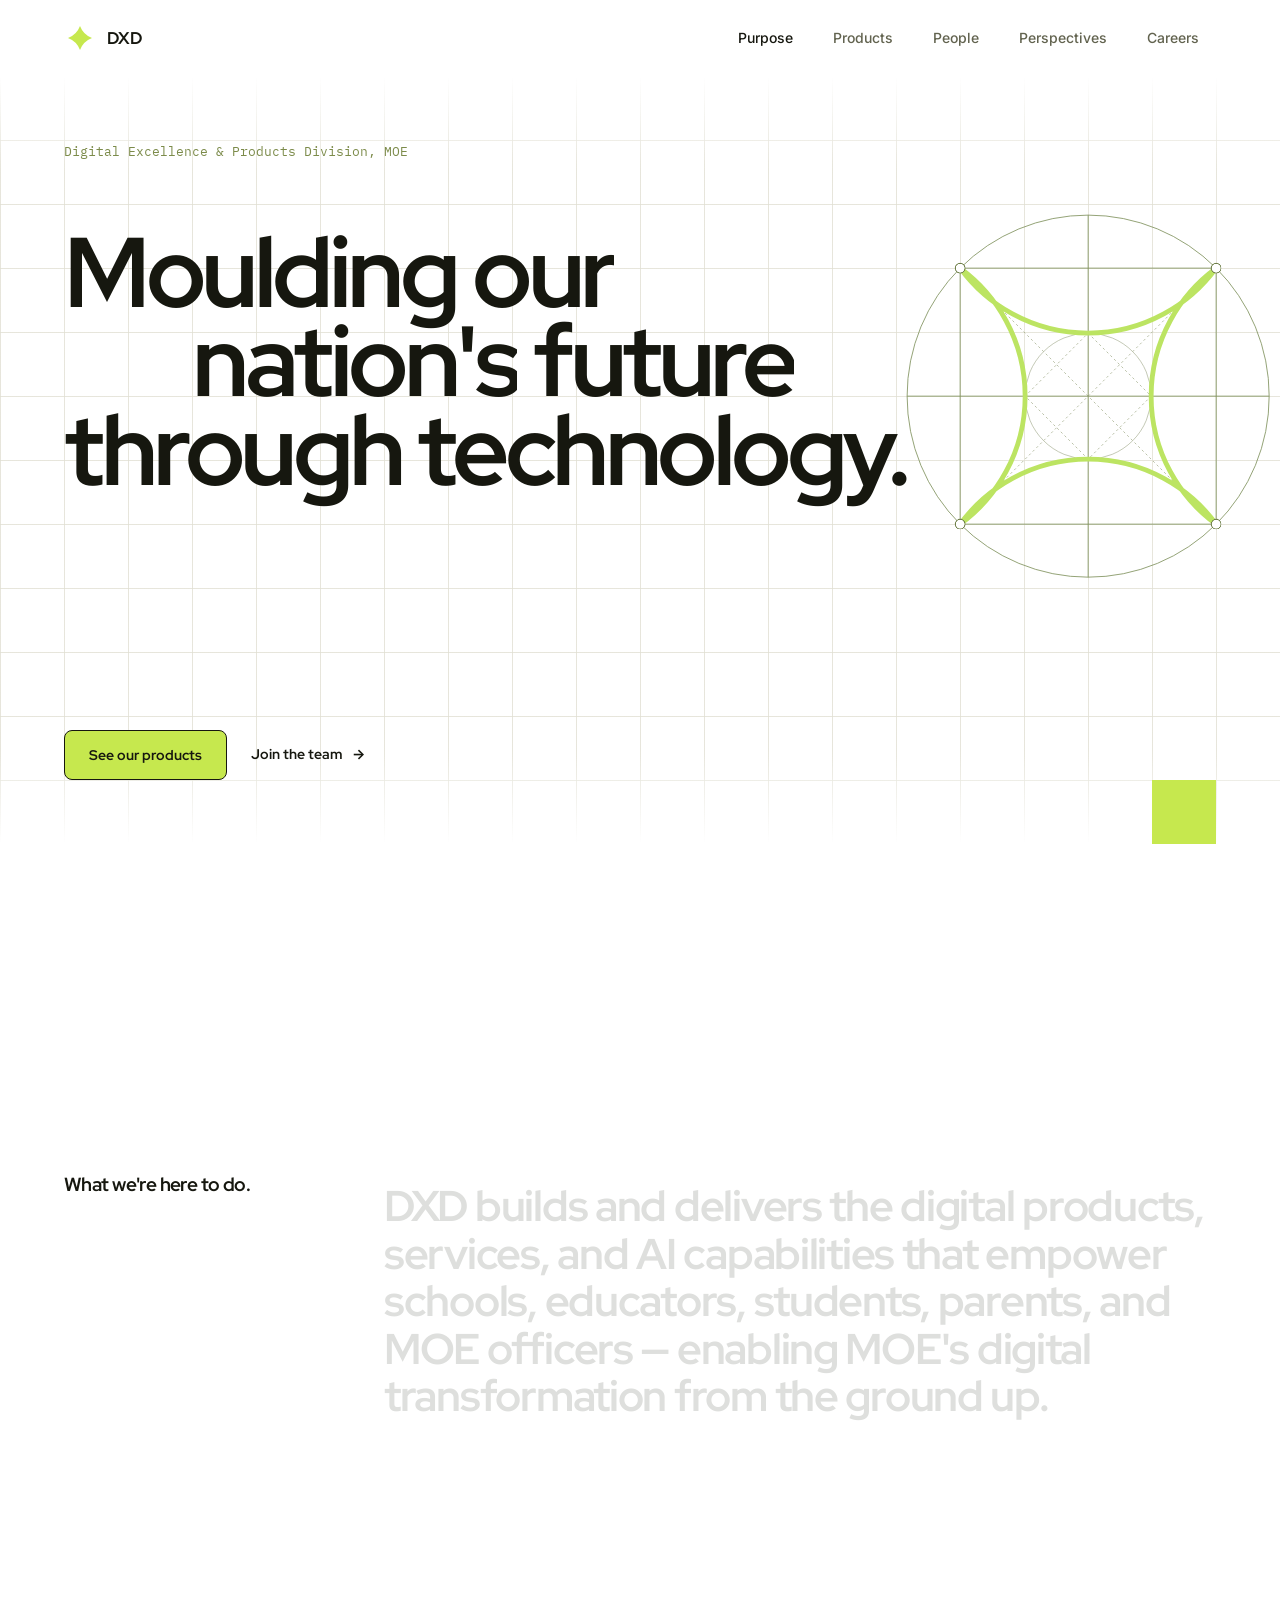
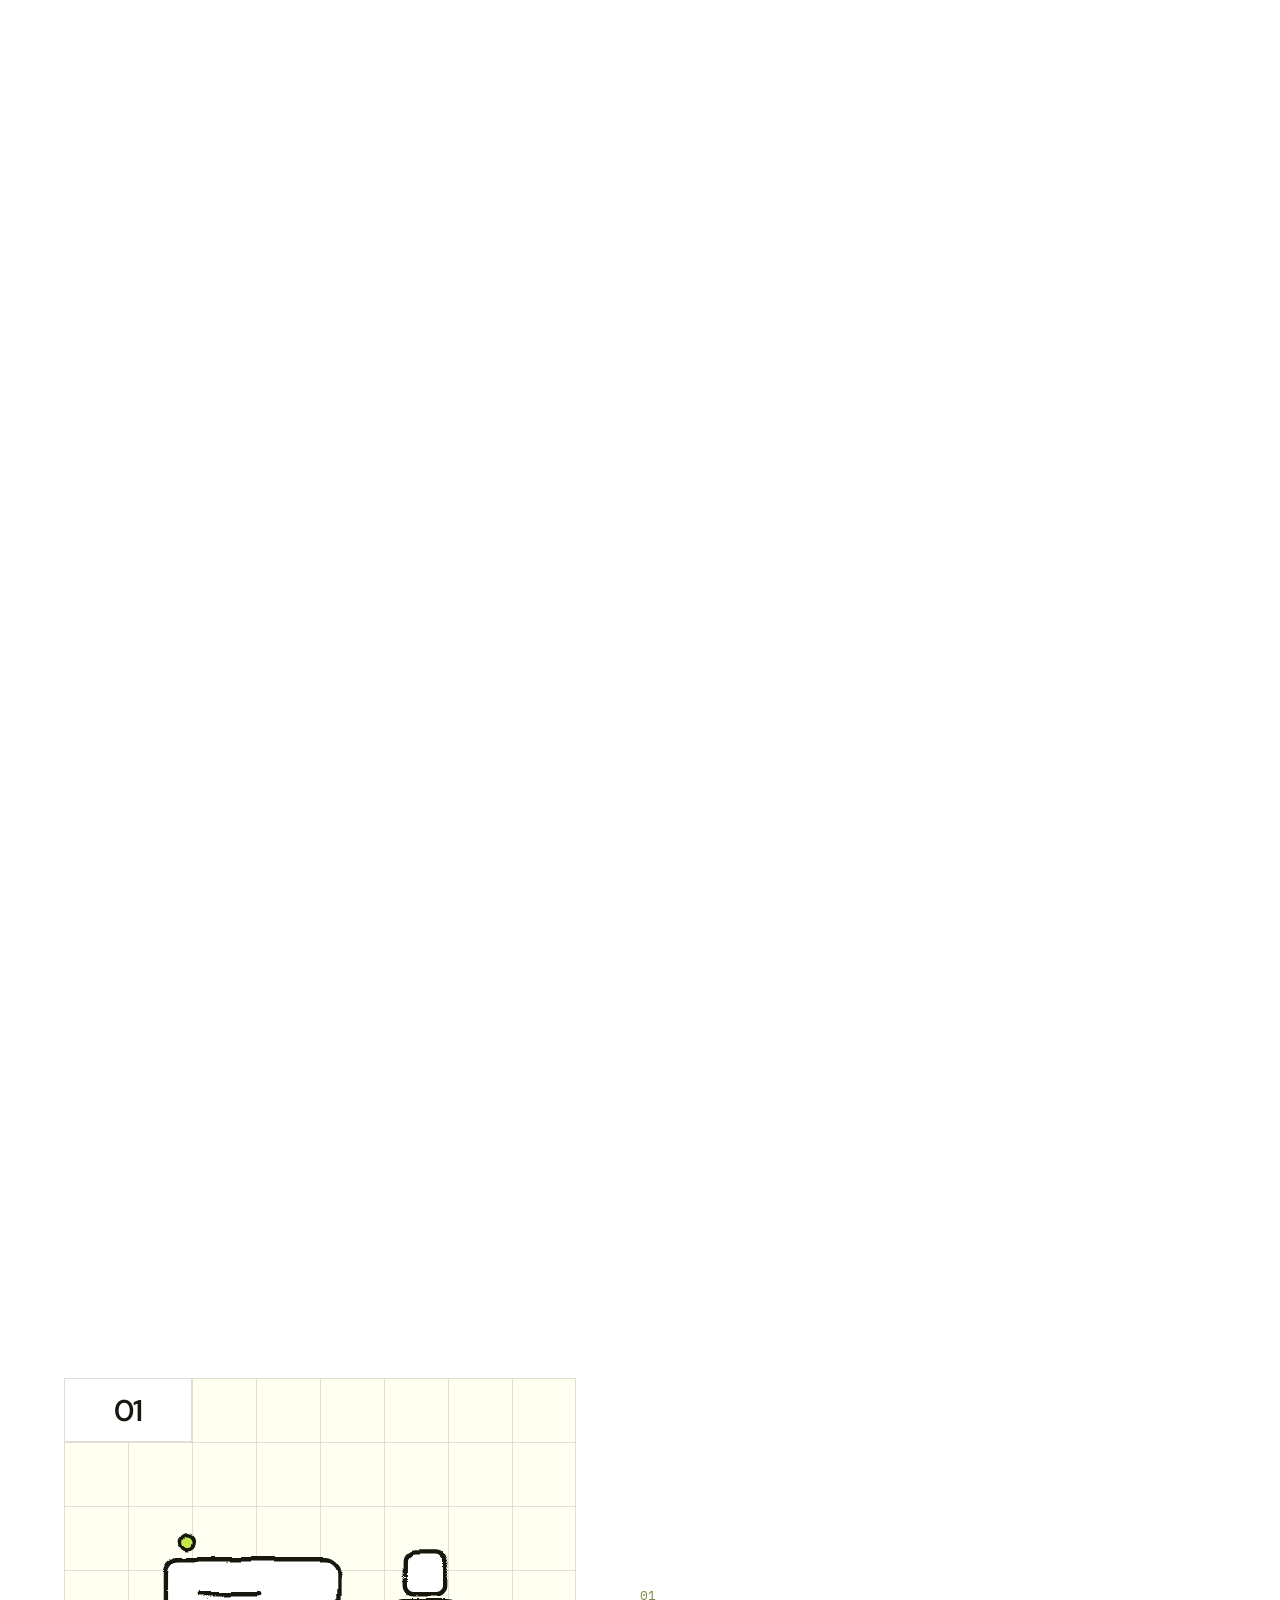
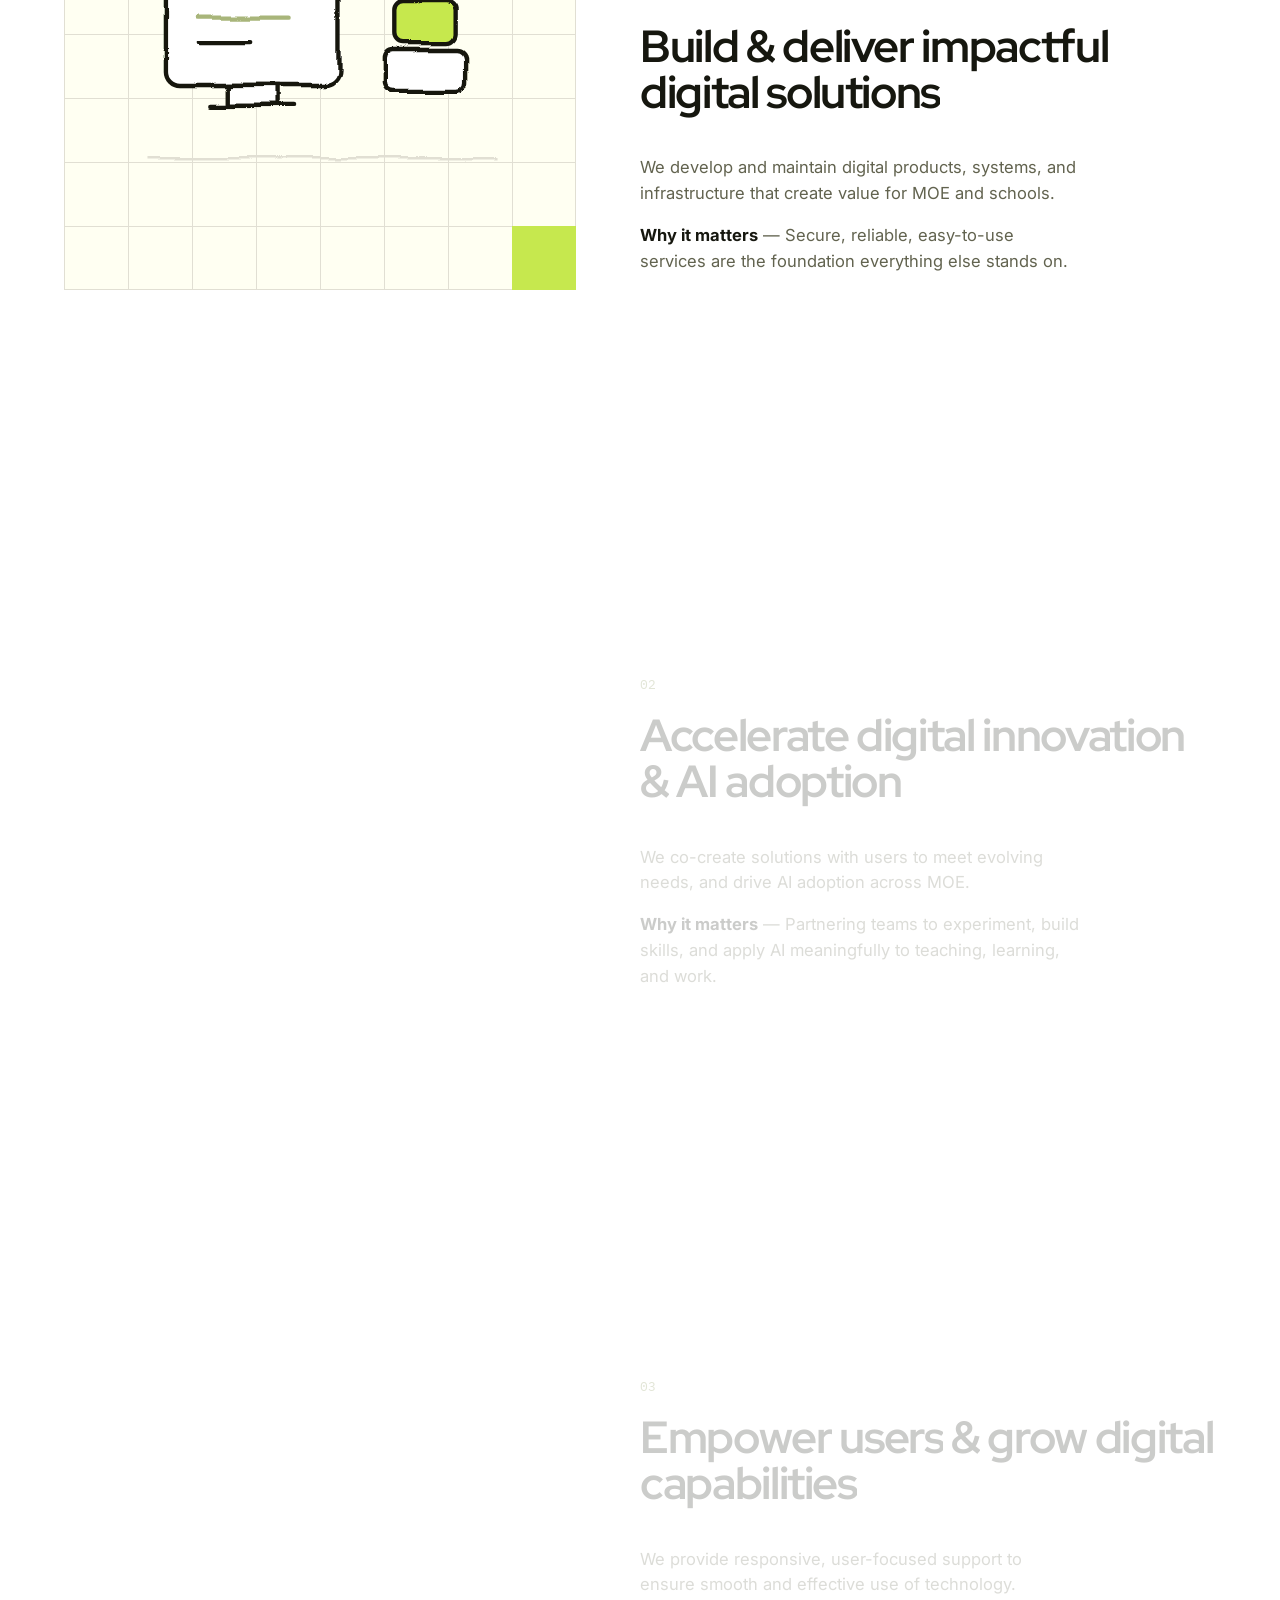
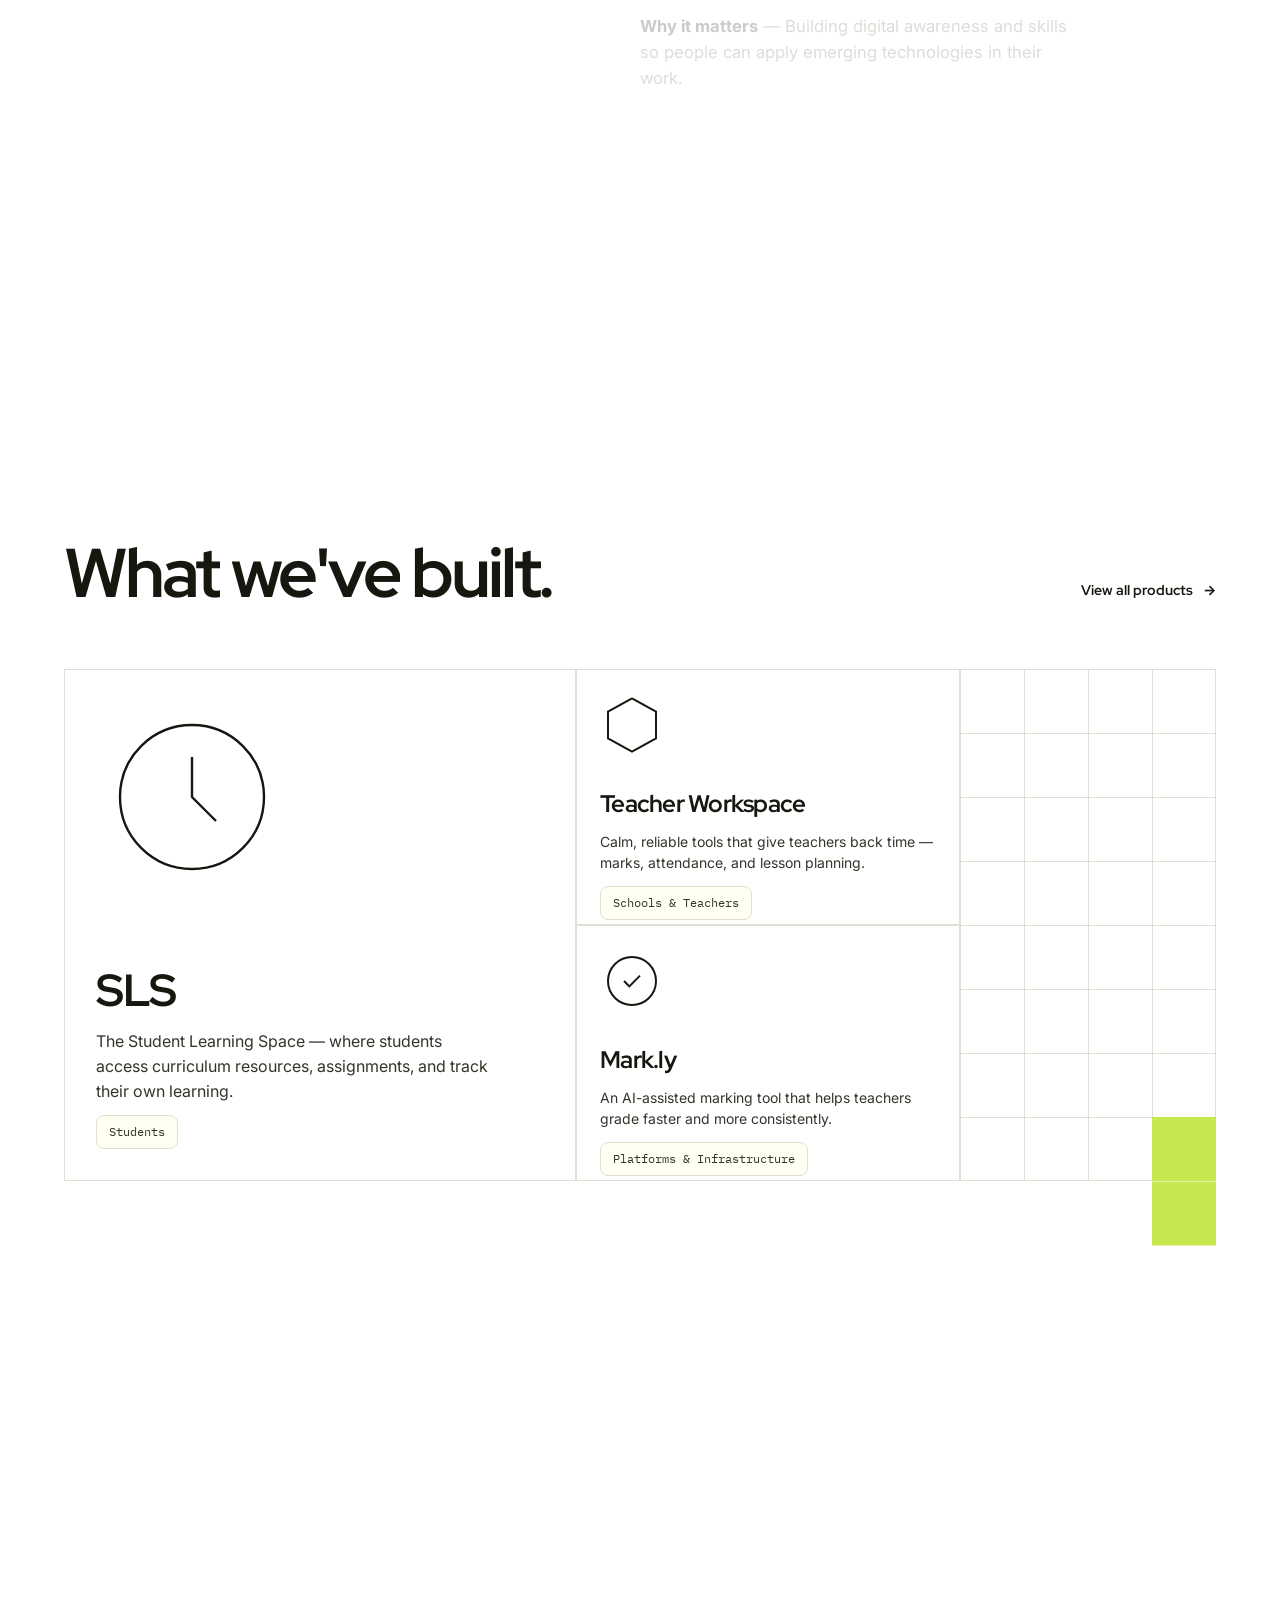
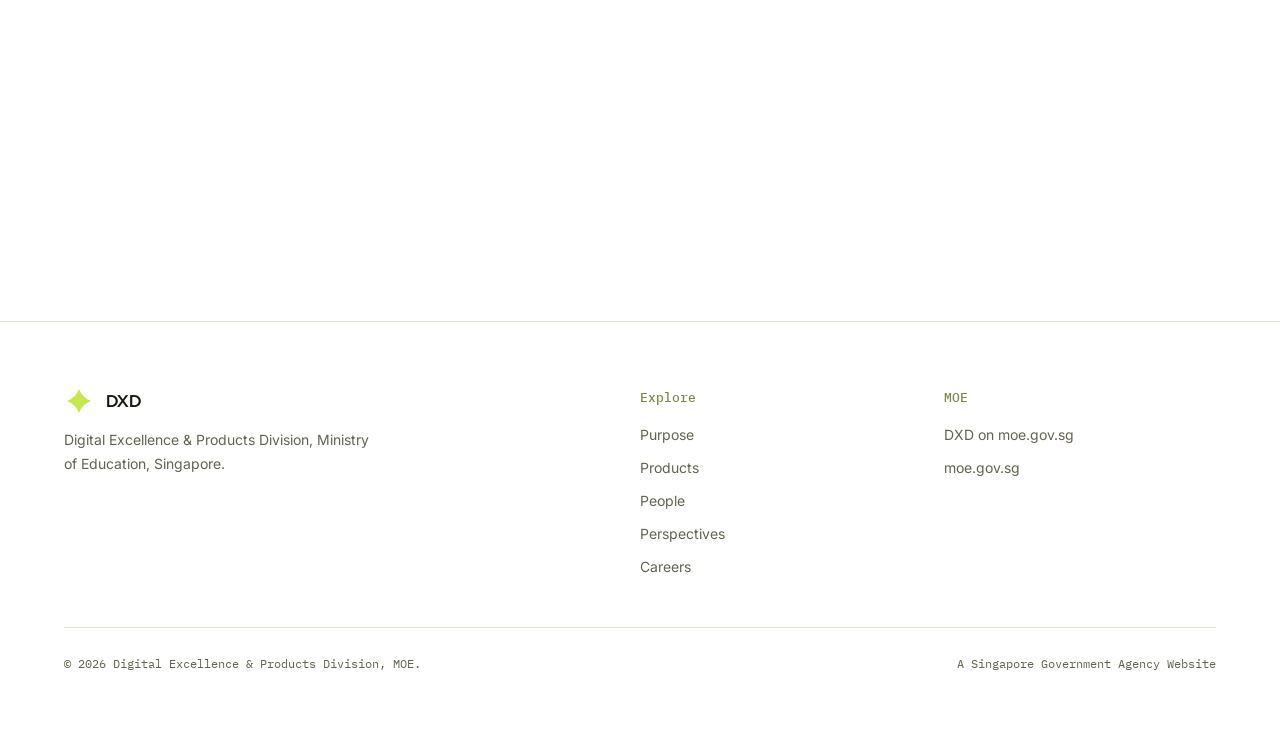
<file: index.html>
<!doctype html>
<html lang="en">
<head>
<meta charset="utf-8" />
<meta name="viewport" content="width=device-width, initial-scale=1" />
<title>DXD — Digital Excellence & Products Division, MOE</title>
<meta name="description" content="DXD builds and delivers digital products for schools, educators, students, parents, and MOE officers, and drives AI adoption across the Ministry of Education." />
<link rel="preconnect" href="https://fonts.googleapis.com">
<link rel="preconnect" href="https://fonts.gstatic.com" crossorigin>
<link href="https://fonts.googleapis.com/css2?family=Red+Hat+Display:wght@500;700&family=Inter:wght@400;500;600;700&family=IBM+Plex+Mono:wght@500;600&display=swap" rel="stylesheet">
<link rel="stylesheet" href="css/tokens.css?v=20260928" />
<link rel="stylesheet" href="css/base.css?v=20260928" />
<link rel="stylesheet" href="css/components.css?v=20260928" />
<link rel="stylesheet" href="css/home.css?v=20260928" />
</head>
<body>
<svg xmlns="http://www.w3.org/2000/svg" style="position:absolute; width:0; height:0; overflow:hidden" aria-hidden="true">

  <!-- ============ HERO MARK: compass / star, DXD's own geometric motif ============ -->
  <symbol id="mark-compass" viewBox="0 0 1000 1000">
    <defs>
      <mask id="mDiag" maskUnits="userSpaceOnUse" x="0" y="0" width="1000" height="1000">
        <line class="mc-mk mc-d" style="--mc-len:688; --mc-dur:.35s; --mc-delay:1s" x1="256.8" y1="256.8" x2="743.2" y2="743.2"/>
        <line class="mc-mk mc-d" style="--mc-len:688; --mc-dur:.35s; --mc-delay:1s" x1="743.2" y1="256.8" x2="256.8" y2="743.2"/>
      </mask>
      <mask id="mDia" maskUnits="userSpaceOnUse" x="0" y="0" width="1000" height="1000">
        <path class="mc-mk mc-d" style="--mc-len:886; --mc-dur:.35s; --mc-delay:1.45s" d="M500 343.4 L656.6 500 L500 656.6 L343.4 500 Z"/>
      </mask>
    </defs>

    <!-- construction axes -->
    <line class="mc-c mc-d" style="--mc-len:451; --mc-dur:.35s; --mc-delay:0s" x1="500" y1="500" x2="50" y2="500"/>
    <line class="mc-c mc-d" style="--mc-len:451; --mc-dur:.35s; --mc-delay:0s" x1="500" y1="500" x2="950" y2="500"/>
    <line class="mc-c mc-d" style="--mc-len:451; --mc-dur:.35s; --mc-delay:0s" x1="500" y1="500" x2="500" y2="50"/>
    <line class="mc-c mc-d" style="--mc-len:451; --mc-dur:.35s; --mc-delay:0s" x1="500" y1="500" x2="500" y2="950"/>

    <!-- outer guide circle -->
    <circle class="mc-c mc-d" style="--mc-len:2828; --mc-dur:.5s; --mc-delay:.25s" cx="500" cy="500" r="450" transform="rotate(-90 500 500)"/>

    <!-- square guide -->
    <path class="mc-c mc-d" style="--mc-len:2546; --mc-dur:.5s; --mc-delay:.5s" d="M181.8 181.8 H818.2 V818.2 H181.8 Z"/>

    <!-- diagonal guides: a moving mask (mc-mk) draws itself along the
         diagonal, and wherever it's opaque the dashed line underneath
         shows through — a progressive dash-reveal, not a plain fade. -->
    <g mask="url(#mDiag)">
      <line class="mc-dash" x1="256.8" y1="256.8" x2="743.2" y2="743.2"/>
      <line class="mc-dash" x1="743.2" y1="256.8" x2="256.8" y2="743.2"/>
    </g>

    <!-- inner guide circle -->
    <circle class="mc-c-soft mc-d" style="--mc-len:984; --mc-dur:.4s; --mc-delay:1.15s" cx="500" cy="500" r="156.6" transform="rotate(-90 500 500)"/>

    <!-- inner diamond guide: same moving-mask reveal as the diagonals -->
    <g mask="url(#mDia)">
      <path class="mc-dash" d="M500 343.4 L656.6 500 L500 656.6 L343.4 500 Z"/>
    </g>

    <!-- final mark: stroke-only outline, no fill, as designed -->
    <path class="mc-logo mc-d" style="--mc-len:2971; --mc-dur:1.1s; --mc-delay:1.7s; animation-timing-function:cubic-bezier(.45,0,.55,1)" d="M181.8 181.8 A394.1 394.1 0 0 0 818.2 181.8 A394.1 394.1 0 0 0 818.2 818.2 A394.1 394.1 0 0 0 181.8 818.2 A394.1 394.1 0 0 0 181.8 181.8"/>

    <!-- corner node dots -->
    <circle class="mc-pt node-in" style="--pop-delay:.75s" cx="181.8" cy="181.8" r="12"/>
    <circle class="mc-pt node-in" style="--pop-delay:.8s" cx="818.2" cy="181.8" r="12"/>
    <circle class="mc-pt node-in" style="--pop-delay:.85s" cx="818.2" cy="818.2" r="12"/>
    <circle class="mc-pt node-in" style="--pop-delay:.9s" cx="181.8" cy="818.2" r="12"/>
  </symbol>

  <!-- ============ Build & deliver: monitor + stacked blocks ============ -->
  <symbol id="illus-build" viewBox="0 0 220 180">
    <line x1="10" y1="160" x2="210" y2="160" stroke="var(--border)" stroke-width="1.5"/>
    <rect x="20" y="46" width="100" height="72" rx="8" fill="var(--surface)" stroke="var(--ink)" stroke-width="2.5"/>
    <path class="draw-line" style="--len:120" d="M40 66 L74 66" stroke="var(--ink)" stroke-width="2.5" stroke-linecap="round"/>
    <path class="draw-line" style="--len:90; --delay:120ms" d="M40 80 L92 80" stroke="var(--olive-line)" stroke-width="2.5" stroke-linecap="round"/>
    <path class="draw-line" style="--len:70" d="M40 94 L70 94" stroke="var(--ink)" stroke-width="2.5" stroke-linecap="round"/>
    <rect x="56" y="118" width="28" height="12" fill="var(--surface)" stroke="var(--ink)" stroke-width="2.5"/>
    <line x1="46" y1="130" x2="94" y2="130" stroke="var(--ink)" stroke-width="2.5" stroke-linecap="round"/>

    <g class="float-slow">
      <rect x="146" y="98" width="46" height="24" rx="5" fill="var(--surface)" stroke="var(--ink)" stroke-width="2.5"/>
      <rect x="152" y="70" width="34" height="24" rx="5" fill="var(--lime)" stroke="var(--ink)" stroke-width="2.5"/>
      <rect x="158" y="42" width="22" height="24" rx="5" fill="var(--surface)" stroke="var(--ink)" stroke-width="2.5"/>
    </g>
    <circle cx="34" cy="36" r="4" fill="var(--lime)" stroke="var(--ink)" stroke-width="2" class="doodle-pop"/>
  </symbol>

  <!-- ============ Accelerate AI adoption: lightbulb + sparks ============ -->
  <symbol id="illus-ai" viewBox="0 0 220 180">
    <line x1="10" y1="160" x2="210" y2="160" stroke="var(--border)" stroke-width="1.5"/>
    <g class="float-slow" style="transform-origin:110px 90px">
      <circle cx="110" cy="80" r="38" fill="var(--lime)" stroke="var(--ink)" stroke-width="2.5"/>
      <path d="M96 112 L124 112 L120 130 L100 130 Z" fill="var(--surface)" stroke="var(--ink)" stroke-width="2.5" stroke-linejoin="round"/>
      <line x1="101" y1="140" x2="119" y2="140" stroke="var(--ink)" stroke-width="2.5" stroke-linecap="round"/>
      <path d="M96 78 Q102 60 118 62" fill="none" stroke="var(--ink)" stroke-width="2" stroke-linecap="round" opacity=".6"/>
    </g>
    <g class="spin-slow" style="transform-origin:110px 80px">
      <path class="draw-line" style="--len:24" d="M110 16 L110 30" stroke="var(--ink)" stroke-width="2.5" stroke-linecap="round"/>
      <path class="draw-line" style="--len:24;--delay:150ms" d="M174 80 L160 80" stroke="var(--ink)" stroke-width="2.5" stroke-linecap="round"/>
      <path class="draw-line" style="--len:24;--delay:300ms" d="M46 80 L60 80" stroke="var(--ink)" stroke-width="2.5" stroke-linecap="round"/>
    </g>
    <path d="M162 40 L167 50 L177 55 L167 60 L162 70 L157 60 L147 55 L157 50 Z" fill="var(--surface)" stroke="var(--ink)" stroke-width="2" stroke-linejoin="round" class="doodle-pop"/>
    <circle cx="50" cy="46" r="4" fill="var(--lime)" stroke="var(--ink)" stroke-width="2" class="doodle-pop"/>
  </symbol>

  <!-- ============ Empower users: handing a tool up a small step ============ -->
  <symbol id="illus-empower" viewBox="0 0 220 180">
    <line x1="10" y1="160" x2="210" y2="160" stroke="var(--border)" stroke-width="1.5"/>
    <rect x="128" y="132" width="30" height="28" fill="var(--surface-2)" stroke="var(--border)" stroke-width="1.5"/>
    <rect x="158" y="110" width="30" height="50" fill="var(--surface-2)" stroke="var(--border)" stroke-width="1.5"/>

    <!-- figure A (shorter, giving) -->
    <g class="float-slow">
      <circle cx="58" cy="88" r="14" fill="var(--surface)" stroke="var(--ink)" stroke-width="2.5"/>
      <circle cx="53" cy="86" r="1.8" fill="var(--ink)"/>
      <circle cx="63" cy="86" r="1.8" fill="var(--ink)"/>
      <path d="M53.5 92.5 Q58 95.5 62.5 92.5" stroke="var(--ink)" stroke-width="1.6" fill="none" stroke-linecap="round"/>
      <path d="M42 160 L44 122 Q44 112 58 112 Q72 112 72 122 L74 160 Z" fill="var(--surface)" stroke="var(--ink)" stroke-width="2.5" stroke-linejoin="round"/>
      <path d="M70 118 L96 104" stroke="var(--ink)" stroke-width="2.5" stroke-linecap="round"/>
    </g>

    <!-- tool being passed -->
    <rect x="92" y="92" width="18" height="18" rx="4" fill="var(--lime)" stroke="var(--ink)" stroke-width="2.5" class="doodle-pop"/>

    <!-- figure B (taller, receiving, standing on step) -->
    <g class="float-slower">
      <circle cx="150" cy="66" r="14" fill="var(--lime)" stroke="var(--ink)" stroke-width="2.5"/>
      <circle cx="145" cy="64" r="1.8" fill="var(--ink)"/>
      <circle cx="155" cy="64" r="1.8" fill="var(--ink)"/>
      <path d="M145.5 70.5 Q150 73.5 154.5 70.5" stroke="var(--ink)" stroke-width="1.6" fill="none" stroke-linecap="round"/>
      <path d="M134 132 L136 100 Q136 90 150 90 Q164 90 164 100 L166 132 Z" fill="var(--surface)" stroke="var(--ink)" stroke-width="2.5" stroke-linejoin="round"/>
      <path d="M136 96 L112 100" stroke="var(--ink)" stroke-width="2.5" stroke-linecap="round" class="doodle-react" style="--react-origin:136px 96px; --react-delay:1.7s"/>
    </g>
    <circle cx="30" cy="40" r="4" fill="var(--lime)" stroke="var(--ink)" stroke-width="2" class="doodle-pop"/>
  </symbol>

  <!-- ============ People CTA: high five ============ -->
  <symbol id="illus-people-cta" viewBox="0 0 200 160">
    <line x1="10" y1="146" x2="190" y2="146" stroke="var(--border)" stroke-width="1.5"/>
    <g>
      <circle cx="58" cy="70" r="14" fill="var(--surface)" stroke="var(--ink)" stroke-width="2.5"/>
      <circle cx="53" cy="68" r="1.8" fill="var(--ink)"/>
      <circle cx="63" cy="68" r="1.8" fill="var(--ink)"/>
      <path d="M53 75 Q58 79.5 63 75" stroke="var(--ink)" stroke-width="1.6" fill="none" stroke-linecap="round"/>
      <path d="M42 146 L44 108 Q44 98 58 98 Q72 98 72 108 L74 146 Z" fill="var(--surface)" stroke="var(--ink)" stroke-width="2.5" stroke-linejoin="round"/>
      <path d="M70 104 L98 74" stroke="var(--ink)" stroke-width="2.5" stroke-linecap="round"/>
    </g>
    <g>
      <circle cx="142" cy="70" r="14" fill="var(--lime)" stroke="var(--ink)" stroke-width="2.5"/>
      <circle cx="137" cy="68" r="1.8" fill="var(--ink)"/>
      <circle cx="147" cy="68" r="1.8" fill="var(--ink)"/>
      <path d="M137 75 Q142 79.5 147 75" stroke="var(--ink)" stroke-width="1.6" fill="none" stroke-linecap="round"/>
      <path d="M126 146 L128 108 Q128 98 142 98 Q156 98 156 108 L158 146 Z" fill="var(--surface)" stroke="var(--ink)" stroke-width="2.5" stroke-linejoin="round"/>
      <path d="M130 104 L102 74" stroke="var(--ink)" stroke-width="2.5" stroke-linecap="round" class="doodle-react" style="--react-origin:130px 104px; --react-delay:1.6s"/>
    </g>
    <g class="doodle-pop">
      <path class="draw-line" style="--len:14" d="M100 58 L100 46" stroke="var(--ink)" stroke-width="2.5" stroke-linecap="round"/>
      <path class="draw-line" style="--len:14;--delay:100ms" d="M88 66 L78 58" stroke="var(--ink)" stroke-width="2.5" stroke-linecap="round"/>
      <path class="draw-line" style="--len:14;--delay:200ms" d="M112 66 L122 58" stroke="var(--ink)" stroke-width="2.5" stroke-linecap="round"/>
    </g>
  </symbol>

  <!-- ============ Story featured scene: results board ============ -->
  <symbol id="illus-story-featured" viewBox="0 0 400 260">
    <line x1="0" y1="220" x2="400" y2="220" stroke="var(--border)" stroke-width="1.5"/>
    <circle cx="340" cy="46" r="26" fill="var(--lime)" stroke="var(--ink)" stroke-width="2.5" class="float-slow"/>
    <rect x="70" y="70" width="220" height="150" rx="10" fill="var(--surface)" stroke="var(--ink)" stroke-width="2.5"/>
    <line x1="94" y1="100" x2="200" y2="100" stroke="var(--ink)" stroke-width="2.5" stroke-linecap="round"/>
    <line x1="94" y1="116" x2="170" y2="116" stroke="var(--olive-line)" stroke-width="2.5" stroke-linecap="round"/>
    <g class="float-slower">
      <rect x="94" y="150" width="20" height="46" fill="var(--surface-2)" stroke="var(--ink)" stroke-width="2"/>
      <rect x="122" y="130" width="20" height="66" fill="var(--lime)" stroke="var(--ink)" stroke-width="2"/>
      <rect x="150" y="160" width="20" height="36" fill="var(--surface-2)" stroke="var(--ink)" stroke-width="2"/>
      <rect x="178" y="112" width="20" height="84" fill="var(--lime)" stroke="var(--ink)" stroke-width="2"/>
    </g>
    <circle cx="52" cy="188" r="5" fill="var(--lime)" stroke="var(--ink)" stroke-width="2" class="doodle-pop"/>
  </symbol>

  <!-- ============ Generic photo placeholder (story grid) ============ -->
  <symbol id="illus-photo-generic" viewBox="0 0 200 130">
    <circle cx="158" cy="30" r="14" fill="var(--lime)" stroke="var(--ink)" stroke-width="2" class="doodle-pop"/>
    <path d="M10 110 L60 66 L92 92 L128 54 L190 110 Z" fill="var(--surface)" stroke="var(--ink)" stroke-width="2.5" stroke-linejoin="round"/>
  </symbol>

  <!-- ============ Sketchy filters: loose hand-drawn wobble ============ -->
  <filter id="sketchy-anim" x="-20%" y="-20%" width="140%" height="140%">
    <feTurbulence type="turbulence" baseFrequency="0.01" numOctaves="2" seed="4" result="noise">
      <animate attributeName="seed" values="2;5;9;3;7;2" dur="1.8s" calcMode="discrete" repeatCount="indefinite"/>
    </feTurbulence>
    <feDisplacementMap in="SourceGraphic" in2="noise" scale="8" xChannelSelector="R" yChannelSelector="G"/>
  </filter>
  <filter id="sketchy-still" x="-20%" y="-20%" width="140%" height="140%">
    <feTurbulence type="turbulence" baseFrequency="0.01" numOctaves="2" seed="4" result="noise"/>
    <feDisplacementMap in="SourceGraphic" in2="noise" scale="8" xChannelSelector="R" yChannelSelector="G"/>
  </filter>

  <!-- Small-icon variant: same wobble character, scaled down so ~20px icons don't dissolve -->
  <filter id="sketchy-anim-sm" x="-30%" y="-30%" width="160%" height="160%">
    <feTurbulence type="turbulence" baseFrequency="0.06" numOctaves="2" seed="4" result="noise">
      <animate attributeName="seed" values="2;5;9;3;7;2" dur="1.8s" calcMode="discrete" repeatCount="indefinite"/>
    </feTurbulence>
    <feDisplacementMap in="SourceGraphic" in2="noise" scale="1.4" xChannelSelector="R" yChannelSelector="G"/>
  </filter>
  <filter id="sketchy-still-sm" x="-30%" y="-30%" width="160%" height="160%">
    <feTurbulence type="turbulence" baseFrequency="0.06" numOctaves="2" seed="4" result="noise"/>
    <feDisplacementMap in="SourceGraphic" in2="noise" scale="1.4" xChannelSelector="R" yChannelSelector="G"/>
  </filter>

</svg>

<header class="site-header">
  <nav class="container nav">
    <a href="index.html" class="nav-logo">
      <svg class="mark" viewBox="0 0 32 32" fill="none"><path d="M16 3.2 Q19.5,12.5 28.8,16 Q19.5,19.5 16,28.8 Q12.5,19.5 3.2,16 Q12.5,12.5 16,3.2 Z" fill="var(--lime)"/></svg>
      <span>DXD</span>
    </a>
    <ul class="nav-links">
      <li><a href="index.html" aria-current="page">Purpose</a></li>
      <li><a href="products.html">Products</a></li>
      <li><a href="people.html">People</a></li>
      <li><a href="perspectives.html">Perspectives</a></li>
      <li><a href="careers.html">Careers</a></li>
    </ul>
    <button class="nav-toggle" aria-label="Toggle menu" aria-expanded="false">
      <svg viewBox="0 0 24 24" fill="none" stroke="currentColor" stroke-width="2"><path d="M4 6h16M4 12h16M4 18h16"/></svg>
    </button>
  </nav>
</header>

<main>
<div class="canvas">

  <!-- ============ Hero: the statement, set on the grid ============ -->
  <section class="blueprint hero" data-hero>
    <div class="container hero-inner">
      <p class="hero-kicker" data-reveal="up">Digital Excellence &amp; Products Division, MOE</p>
      <h1 class="hero-title" aria-label="Moulding our nation's future through technology.">
        <span class="hero-line" data-drift="-1"><span data-split>Moulding our</span></span>
        <span class="hero-line hero-line--indent" data-drift="1"><span data-split style="--split-delay:110ms">nation's future</span></span>
        <span class="hero-line" data-drift="-0.6"><span data-split style="--split-delay:220ms">through technology.</span></span>
      </h1>
      <div class="hero-mark illus-trigger" data-hero-mark aria-hidden="true">
        <svg viewBox="0 0 1000 1000"><use href="#mark-compass"/></svg>
      </div>
      <div class="hero-foot">
        <div class="hero-actions" data-reveal="up" style="--d:800ms">
          <a href="products.html" class="btn btn-primary">See our products</a>
          <a href="careers.html" class="text-link">Join the team <span class="btn-arrow" aria-hidden="true">→</span></a>
        </div>
      </div>
      <span class="grid-cell-lime hero-cell" data-hero-cell aria-hidden="true"></span>
    </div>
  </section>

  <!-- ============ Mission: one sentence, filled in by scrolling ============ -->
  <section class="statement" id="mission" data-statement>
    <div class="statement-sticky">
      <div class="container statement-inner">
        <h2 class="statement-label" data-reveal="left">What we're here to do.</h2>
        <p class="statement-text" data-fill>DXD builds and delivers the digital products, services, and AI capabilities that empower schools, educators, students, parents, and MOE officers — enabling MOE's digital transformation from the ground up.</p>
      </div>
    </div>
  </section>

  <!-- ============ Functions: a pinned stage whose visual changes as each function passes ============ -->
  <section class="functions" data-functions>
    <div class="container fn-grid">
      <div class="fn-stage" aria-hidden="true">
        <div class="fn-stage-inner">
          <span class="fn-counter"><span class="fn-counter-track"><span>01</span><span>02</span><span>03</span></span></span>
          <div class="fn-visual illus-gate is-active" data-fn-visual="0"><svg class="illus-sketchy" viewBox="0 0 220 180"><use href="#illus-build"/></svg></div>
          <div class="fn-visual illus-gate" data-fn-visual="1"><svg class="illus-sketchy" viewBox="0 0 220 180"><use href="#illus-ai"/></svg></div>
          <div class="fn-visual illus-gate" data-fn-visual="2"><svg class="illus-sketchy" viewBox="0 0 220 180"><use href="#illus-empower"/></svg></div>
          <span class="grid-cell-lime fn-cell"></span>
          <span class="fn-progress"><span class="fn-progress-bar"></span></span>
        </div>
      </div>

      <ol class="fn-list">
        <li class="fn-item is-active" data-fn-item="0">
          <div class="fn-inline-visual" aria-hidden="true"><svg class="illus-sketchy" viewBox="0 0 220 180"><use href="#illus-build"/></svg></div>
          <span class="fn-num">01</span>
          <h3 data-split>Build &amp; deliver impactful digital solutions</h3>
          <p data-reveal="up" style="--d:200ms">We develop and maintain digital products, systems, and infrastructure that create value for MOE and schools.</p>
          <p class="why" data-reveal="up" style="--d:320ms"><b>Why it matters</b> — Secure, reliable, easy-to-use services are the foundation everything else stands on.</p>
        </li>
        <li class="fn-item" data-fn-item="1">
          <div class="fn-inline-visual" aria-hidden="true"><svg class="illus-sketchy" viewBox="0 0 220 180"><use href="#illus-ai"/></svg></div>
          <span class="fn-num">02</span>
          <h3 data-split>Accelerate digital innovation &amp; AI adoption</h3>
          <p data-reveal="up" style="--d:200ms">We co-create solutions with users to meet evolving needs, and drive AI adoption across MOE.</p>
          <p class="why" data-reveal="up" style="--d:320ms"><b>Why it matters</b> — Partnering teams to experiment, build skills, and apply AI meaningfully to teaching, learning, and work.</p>
        </li>
        <li class="fn-item" data-fn-item="2">
          <div class="fn-inline-visual" aria-hidden="true"><svg class="illus-sketchy" viewBox="0 0 220 180"><use href="#illus-empower"/></svg></div>
          <span class="fn-num">03</span>
          <h3 data-split>Empower users &amp; grow digital capabilities</h3>
          <p data-reveal="up" style="--d:200ms">We provide responsive, user-focused support to ensure smooth and effective use of technology.</p>
          <p class="why" data-reveal="up" style="--d:320ms"><b>Why it matters</b> — Building digital awareness and skills so people can apply emerging technologies in their work.</p>
        </li>
      </ol>
    </div>
  </section>

  <!-- ============ Featured products: tiles occupying irregular runs of grid cells ============ -->
  <section class="work" id="products">
    <div class="container cq">
      <div class="work-head">
        <h2 class="work-title" data-split>What we've built.</h2>
        <a href="products.html" class="text-link" data-reveal="right" style="--d:250ms">View all products <span class="btn-arrow" aria-hidden="true">→</span></a>
      </div>
      <div class="work-grid" data-reveal="grid">
        <a class="work-tile work-tile--lg" href="products.html#students" data-reveal="wipe-right" style="--d:150ms">
          <span class="work-icon" aria-hidden="true"><svg viewBox="0 0 24 24" fill="none" stroke="currentColor" stroke-width="1.5"><circle cx="12" cy="12" r="9" pathLength="1"/><path d="M12 7v5l3 3" pathLength="1"/></svg></span>
          <div class="work-body">
            <h3>SLS</h3>
            <span class="work-desc">The Student Learning Space — where students access curriculum resources, assignments, and track their own learning.</span>
            <span class="pill-mono">Students</span>
          </div>
        </a>
        <a class="work-tile work-tile--a" href="products.html#schools-teachers" data-reveal="wipe-down" style="--d:300ms">
          <span class="work-icon" aria-hidden="true"><svg viewBox="0 0 24 24" fill="none" stroke="currentColor" stroke-width="1.5"><path d="M12 2l9 5v10l-9 5-9-5V7z" pathLength="1"/></svg></span>
          <div class="work-body">
            <h3>Teacher Workspace</h3>
            <span class="work-desc">Calm, reliable tools that give teachers back time — marks, attendance, and lesson planning.</span>
            <span class="pill-mono">Schools &amp; Teachers</span>
          </div>
        </a>
        <a class="work-tile work-tile--b" href="products.html#platforms" data-reveal="wipe-up" style="--d:420ms">
          <span class="work-icon" aria-hidden="true"><svg viewBox="0 0 24 24" fill="none" stroke="currentColor" stroke-width="1.5"><circle cx="12" cy="12" r="9" pathLength="1"/><path d="M9 12l2 2 4-4" pathLength="1"/></svg></span>
          <div class="work-body">
            <h3>Mark.ly</h3>
            <span class="work-desc">An AI-assisted marking tool that helps teachers grade faster and more consistently.</span>
            <span class="pill-mono">Platforms &amp; Infrastructure</span>
          </div>
        </a>
        <span class="grid-cell-lime work-cell" aria-hidden="true"></span>
      </div>
    </div>
  </section>

  <!-- ============ Team: the lime cell grows into the whole section ============ -->
  <section class="team" id="team" data-team>
    <div class="team-sticky">
      <div class="team-lime" data-team-lime aria-hidden="true"></div>
      <div class="container team-inner">
        <div class="team-copy">
          <h2 data-split>A diverse team, one mission.</h2>
          <p class="team-text" data-reveal="up" style="--d:250ms">DXD brings together product managers, engineers, designers, data and AI scientists, education officers, and operations specialists — working closely with MOE stakeholders and schools to build products that make a meaningful difference.</p>
          <div class="team-actions" data-reveal="up" style="--d:400ms">
            <a href="people.html" class="btn btn-ink">Meet our people</a>
            <a href="perspectives.html" class="text-link">Read our perspectives <span class="btn-arrow" aria-hidden="true">→</span></a>
          </div>
        </div>
        <div class="team-visual illus-gate" data-reveal="scale" style="--d:150ms" aria-hidden="true">
          <svg class="illus-sketchy" viewBox="0 0 200 160"><use href="#illus-people-cta"/></svg>
        </div>
      </div>
    </div>
  </section>

</div>
</main>

<footer class="site-footer">
  <div class="container">
    <div class="footer-grid">
      <div>
        <a href="index.html" class="nav-logo" style="margin-bottom:var(--space-3)">
          <svg class="mark" viewBox="0 0 32 32" fill="none"><path d="M16 3.2 Q19.5,12.5 28.8,16 Q19.5,19.5 16,28.8 Q12.5,19.5 3.2,16 Q12.5,12.5 16,3.2 Z" fill="var(--lime)"/></svg>
          <span>DXD</span>
        </a>
        <p style="max-width:320px; font-size:var(--text-sm)">Digital Excellence &amp; Products Division, Ministry of Education, Singapore.</p>
      </div>
      <div>
        <p class="footer-cols-title">Explore</p>
        <ul class="footer-links">
          <li><a href="index.html">Purpose</a></li>
          <li><a href="products.html">Products</a></li>
          <li><a href="people.html">People</a></li>
          <li><a href="perspectives.html">Perspectives</a></li>
          <li><a href="careers.html">Careers</a></li>
        </ul>
      </div>
      <div>
        <p class="footer-cols-title">MOE</p>
        <ul class="footer-links">
          <li><a href="https://www.moe.gov.sg/about-us/organisation-structure/dxd" target="_blank" rel="noopener">DXD on moe.gov.sg</a></li>
          <li><a href="https://www.moe.gov.sg" target="_blank" rel="noopener">moe.gov.sg</a></li>
        </ul>
      </div>
    </div>
    <div class="footer-bottom">
      <span>© 2026 Digital Excellence &amp; Products Division, MOE.</span>
      <span>A Singapore Government Agency Website</span>
    </div>
  </div>
</footer>

<script src="js/main.js?v=20260928"></script>
<script src="js/motion.js?v=20260928"></script>
</body>
</html>
</file>
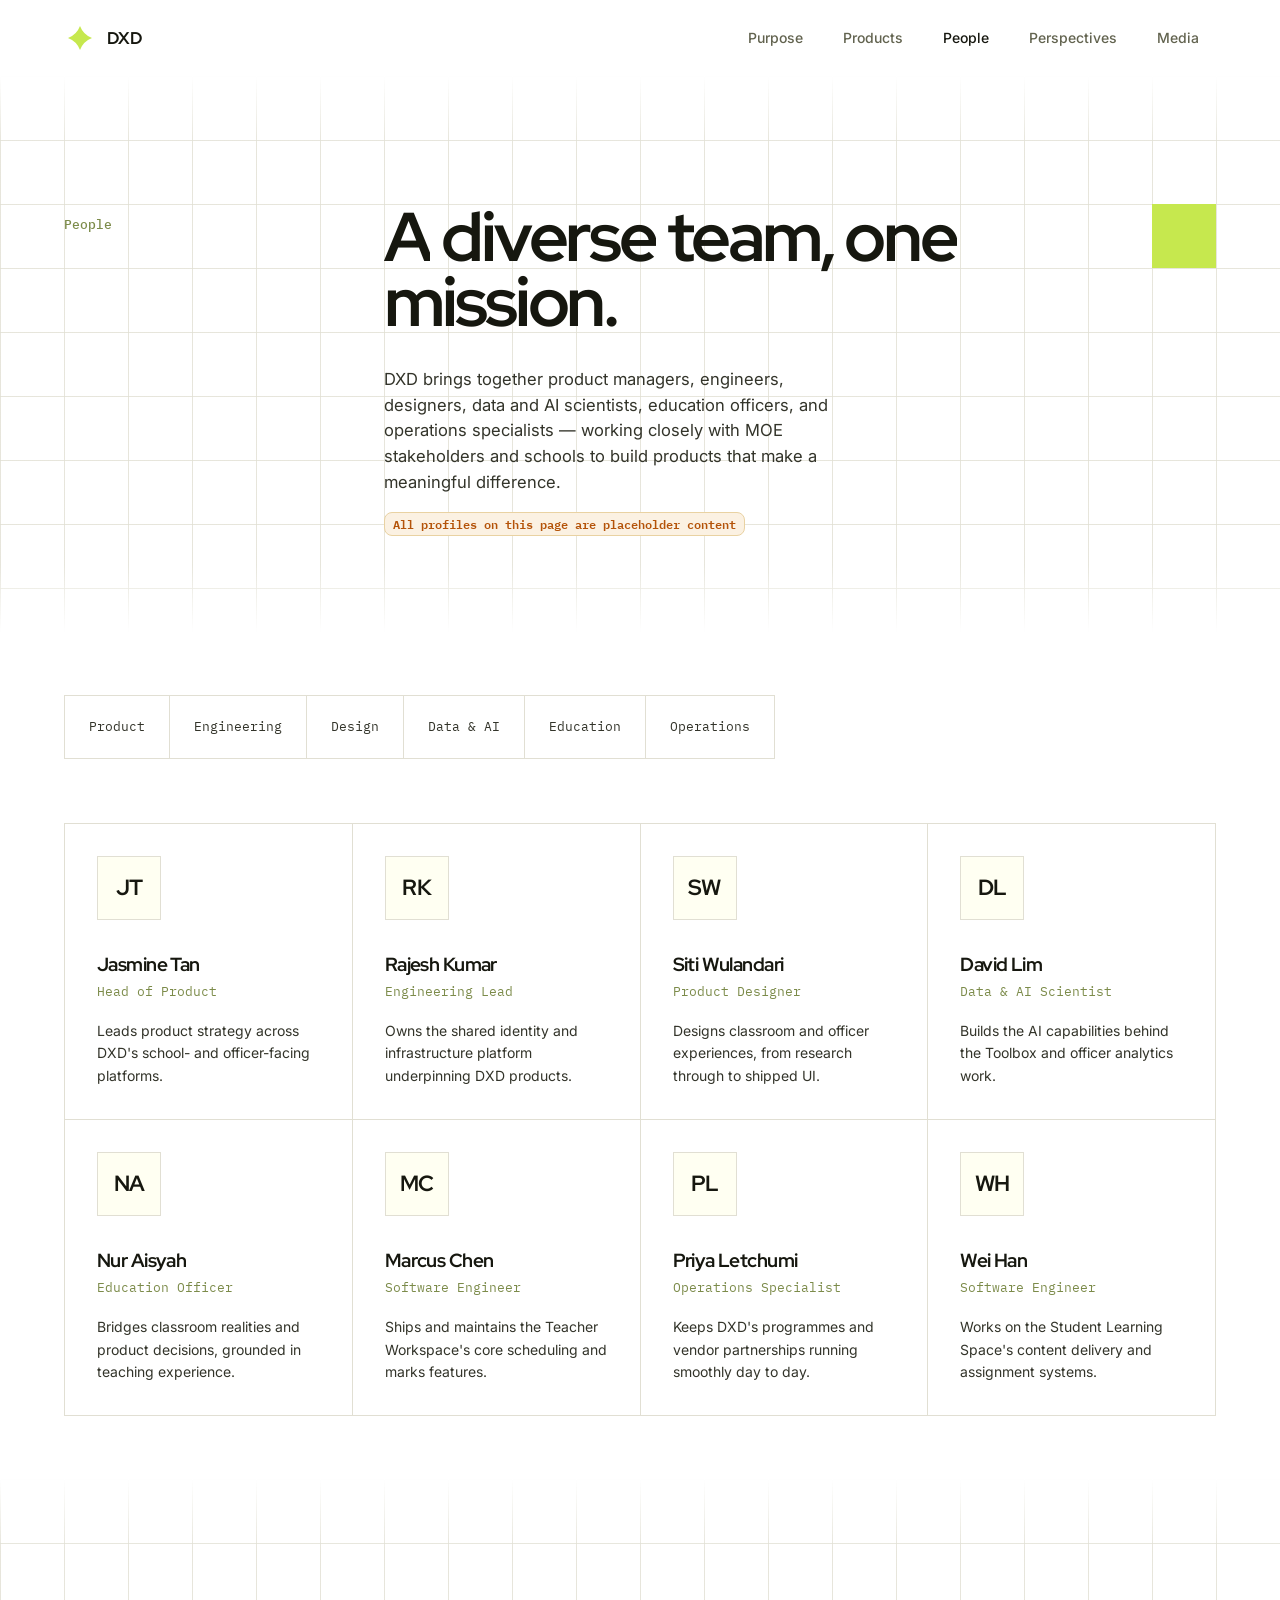
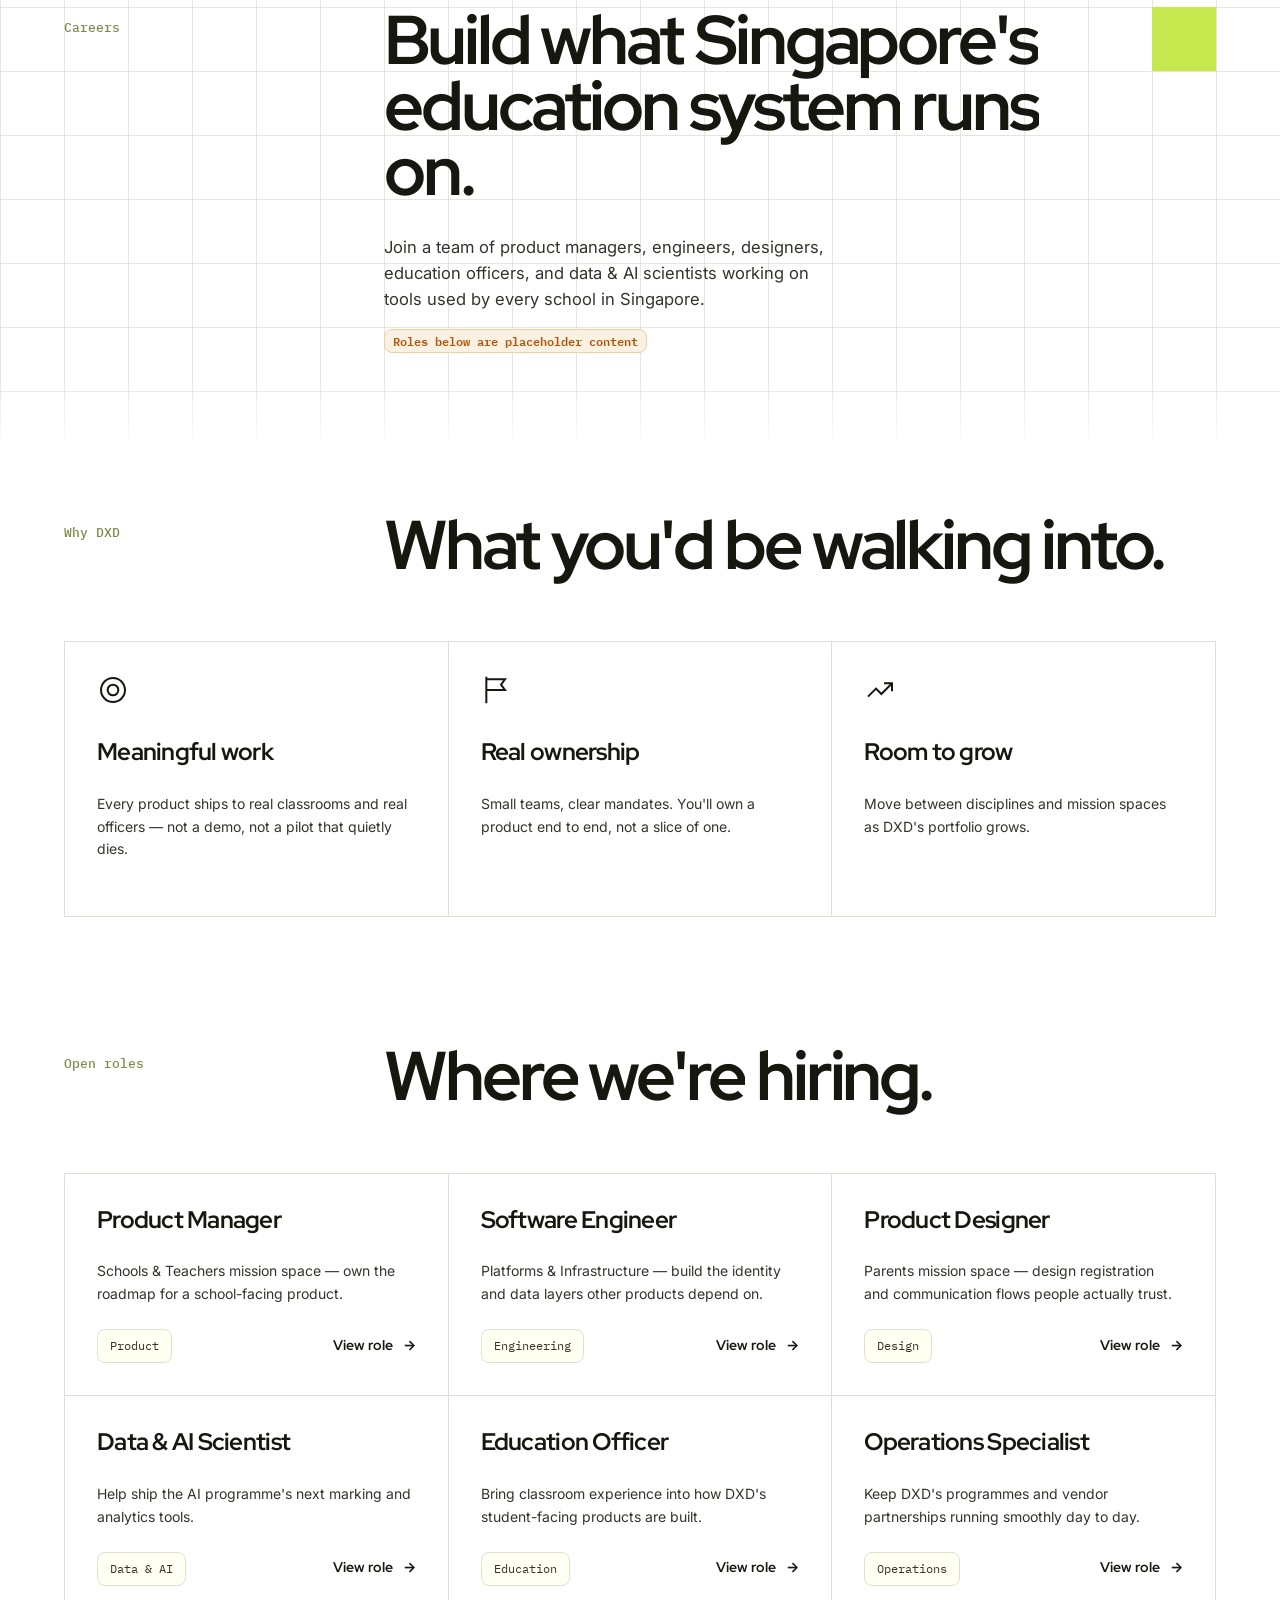
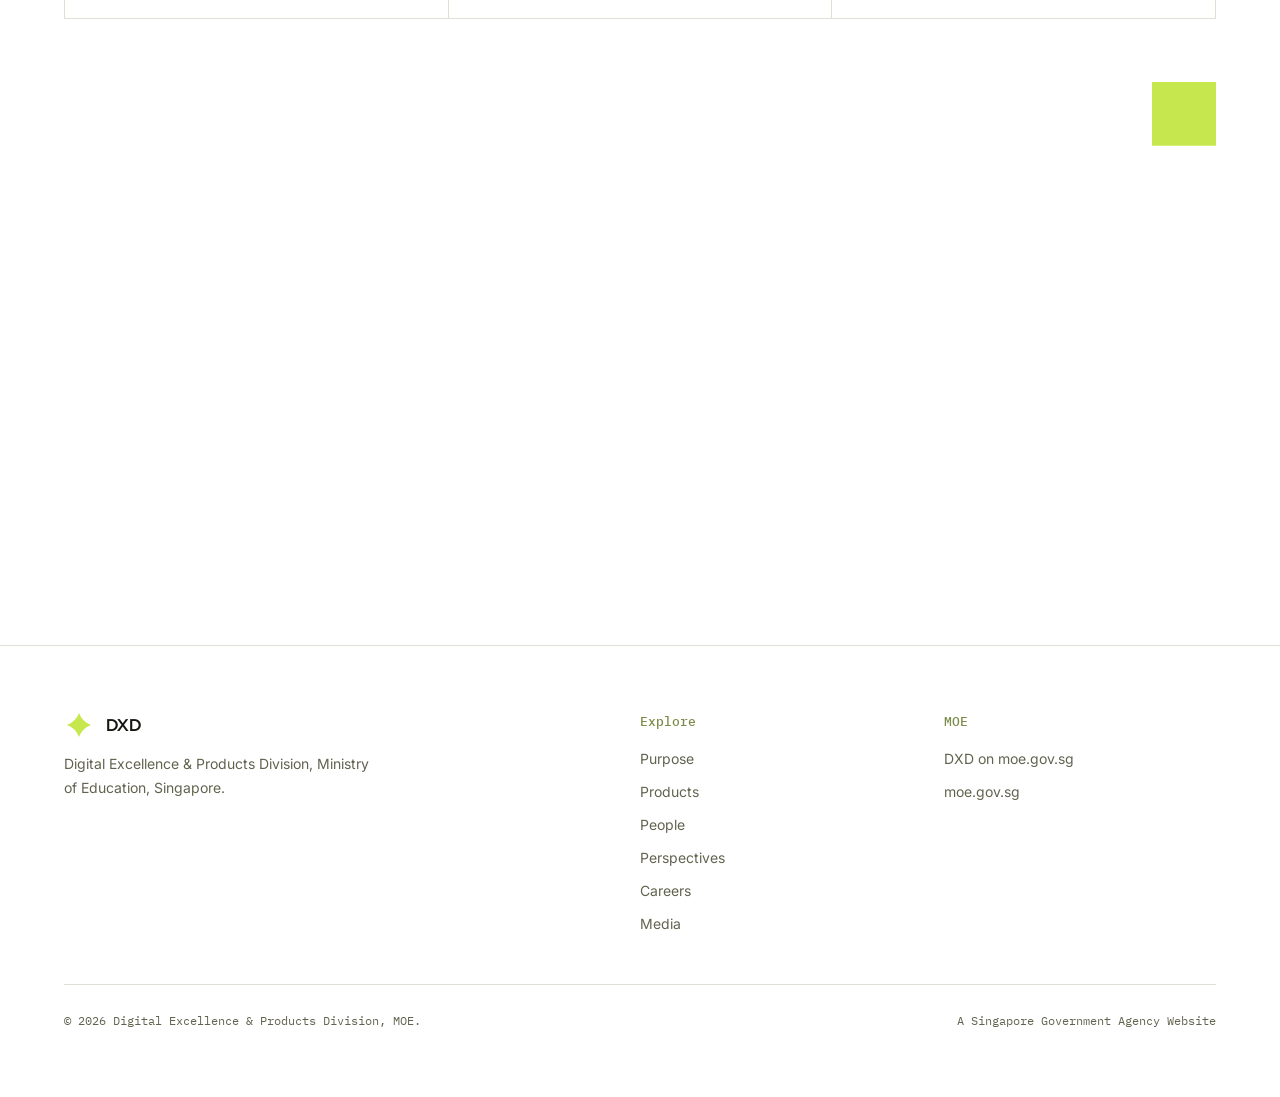
<file: careers.html>
<!doctype html>
<html lang="en">
<head>
<meta charset="utf-8" />
<meta name="viewport" content="width=device-width, initial-scale=1" />
<title>Careers — DXD</title>
<meta name="robots" content="noindex" />
<link rel="canonical" href="people.html#careers" />
<meta http-equiv="refresh" content="0; url=people.html#careers" />
<script>location.replace('people.html#careers');</script>
</head>
<body>
<p>Careers now lives on the People page: <a href="people.html#careers">see open roles</a>.</p>
</body>
</html>
</file>
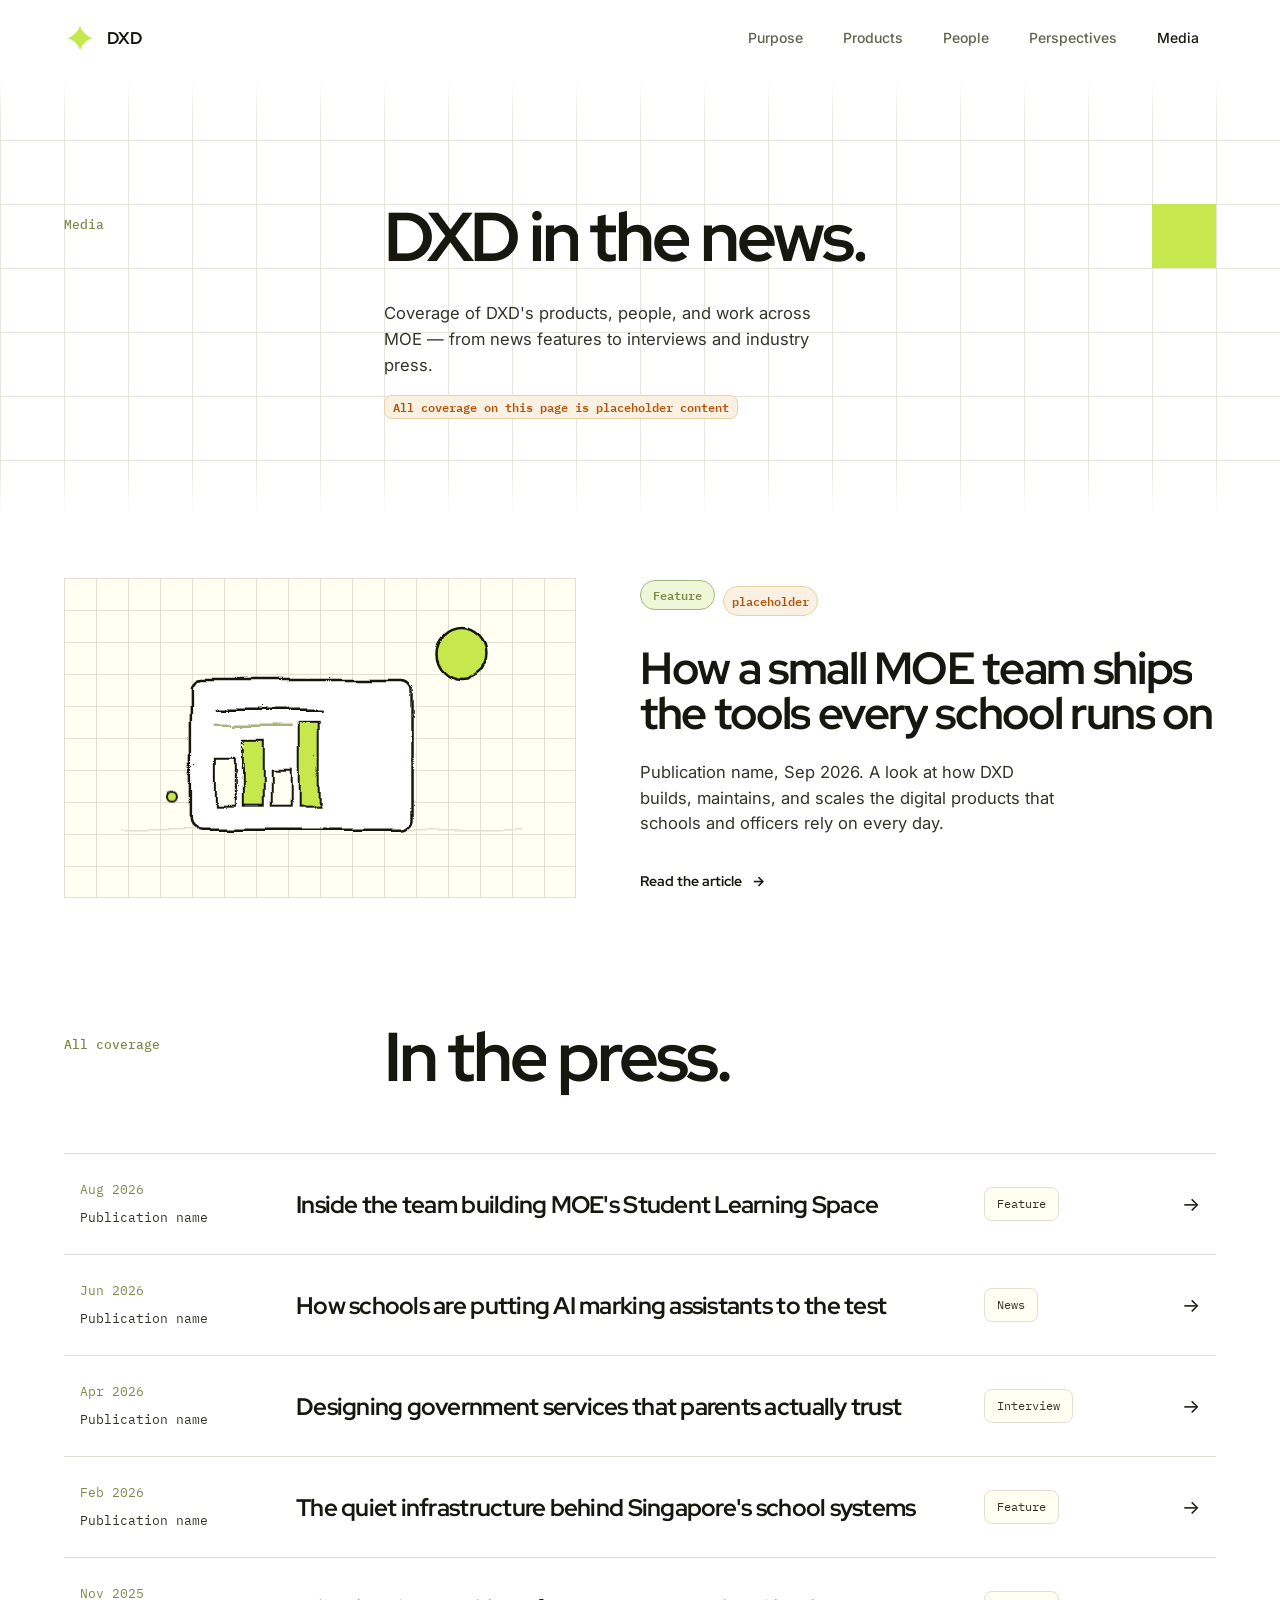
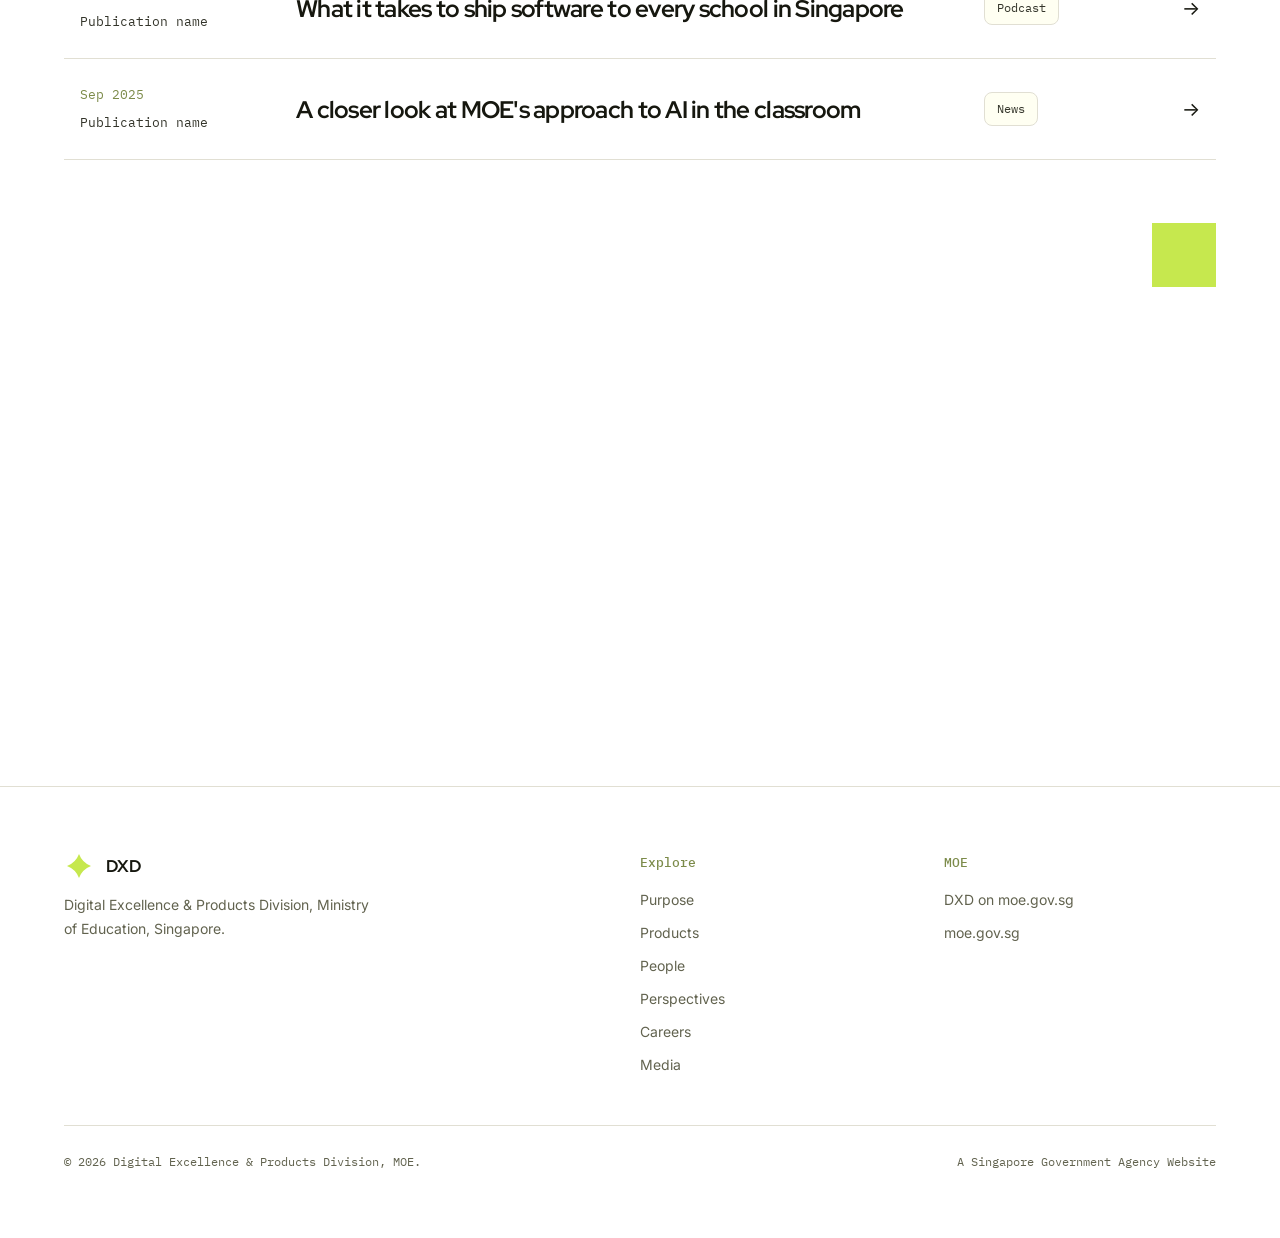
<file: media.html>
<!doctype html>
<html lang="en">
<head>
<meta charset="utf-8" />
<meta name="viewport" content="width=device-width, initial-scale=1" />
<title>Media — DXD</title>
<meta name="description" content="News coverage, interviews, and press about DXD, the Digital Excellence and Products Division at MOE." />
<link rel="preconnect" href="https://fonts.googleapis.com">
<link rel="preconnect" href="https://fonts.gstatic.com" crossorigin>
<link href="https://fonts.googleapis.com/css2?family=Red+Hat+Display:wght@500;700&family=Inter:wght@400;500;600;700&family=IBM+Plex+Mono:wght@500;600&display=swap" rel="stylesheet">
<link rel="stylesheet" href="css/tokens.css?v=20260928b" />
<link rel="stylesheet" href="css/base.css?v=20260928b" />
<link rel="stylesheet" href="css/components.css?v=20260928b" />
</head>
<body>
<svg xmlns="http://www.w3.org/2000/svg" style="position:absolute; width:0; height:0; overflow:hidden" aria-hidden="true">

  <!-- ============ HERO MARK: compass / star, DXD's own geometric motif ============ -->
  <symbol id="mark-compass" viewBox="0 0 1000 1000">
    <defs>
      <mask id="mDiag" maskUnits="userSpaceOnUse" x="0" y="0" width="1000" height="1000">
        <line class="mc-mk mc-d" style="--mc-len:688; --mc-dur:.35s; --mc-delay:1s" x1="256.8" y1="256.8" x2="743.2" y2="743.2"/>
        <line class="mc-mk mc-d" style="--mc-len:688; --mc-dur:.35s; --mc-delay:1s" x1="743.2" y1="256.8" x2="256.8" y2="743.2"/>
      </mask>
      <mask id="mDia" maskUnits="userSpaceOnUse" x="0" y="0" width="1000" height="1000">
        <path class="mc-mk mc-d" style="--mc-len:886; --mc-dur:.35s; --mc-delay:1.45s" d="M500 343.4 L656.6 500 L500 656.6 L343.4 500 Z"/>
      </mask>
    </defs>

    <!-- construction axes -->
    <line class="mc-c mc-d" style="--mc-len:451; --mc-dur:.35s; --mc-delay:0s" x1="500" y1="500" x2="50" y2="500"/>
    <line class="mc-c mc-d" style="--mc-len:451; --mc-dur:.35s; --mc-delay:0s" x1="500" y1="500" x2="950" y2="500"/>
    <line class="mc-c mc-d" style="--mc-len:451; --mc-dur:.35s; --mc-delay:0s" x1="500" y1="500" x2="500" y2="50"/>
    <line class="mc-c mc-d" style="--mc-len:451; --mc-dur:.35s; --mc-delay:0s" x1="500" y1="500" x2="500" y2="950"/>

    <!-- outer guide circle -->
    <circle class="mc-c mc-d" style="--mc-len:2828; --mc-dur:.5s; --mc-delay:.25s" cx="500" cy="500" r="450" transform="rotate(-90 500 500)"/>

    <!-- square guide -->
    <path class="mc-c mc-d" style="--mc-len:2546; --mc-dur:.5s; --mc-delay:.5s" d="M181.8 181.8 H818.2 V818.2 H181.8 Z"/>

    <!-- diagonal guides: a moving mask (mc-mk) draws itself along the
         diagonal, and wherever it's opaque the dashed line underneath
         shows through — a progressive dash-reveal, not a plain fade. -->
    <g mask="url(#mDiag)">
      <line class="mc-dash" x1="256.8" y1="256.8" x2="743.2" y2="743.2"/>
      <line class="mc-dash" x1="743.2" y1="256.8" x2="256.8" y2="743.2"/>
    </g>

    <!-- inner guide circle -->
    <circle class="mc-c-soft mc-d" style="--mc-len:984; --mc-dur:.4s; --mc-delay:1.15s" cx="500" cy="500" r="156.6" transform="rotate(-90 500 500)"/>

    <!-- inner diamond guide: same moving-mask reveal as the diagonals -->
    <g mask="url(#mDia)">
      <path class="mc-dash" d="M500 343.4 L656.6 500 L500 656.6 L343.4 500 Z"/>
    </g>

    <!-- final mark: stroke-only outline, no fill, as designed -->
    <path class="mc-logo mc-d" style="--mc-len:2971; --mc-dur:1.1s; --mc-delay:1.7s; animation-timing-function:cubic-bezier(.45,0,.55,1)" d="M181.8 181.8 A394.1 394.1 0 0 0 818.2 181.8 A394.1 394.1 0 0 0 818.2 818.2 A394.1 394.1 0 0 0 181.8 818.2 A394.1 394.1 0 0 0 181.8 181.8"/>

    <!-- corner node dots -->
    <circle class="mc-pt node-in" style="--pop-delay:.75s" cx="181.8" cy="181.8" r="12"/>
    <circle class="mc-pt node-in" style="--pop-delay:.8s" cx="818.2" cy="181.8" r="12"/>
    <circle class="mc-pt node-in" style="--pop-delay:.85s" cx="818.2" cy="818.2" r="12"/>
    <circle class="mc-pt node-in" style="--pop-delay:.9s" cx="181.8" cy="818.2" r="12"/>
  </symbol>

  <!-- ============ Build & deliver: monitor + stacked blocks ============ -->
  <symbol id="illus-build" viewBox="0 0 220 180">
    <line x1="10" y1="160" x2="210" y2="160" stroke="var(--border)" stroke-width="1.5"/>
    <rect x="20" y="46" width="100" height="72" rx="8" fill="var(--surface)" stroke="var(--ink)" stroke-width="2.5"/>
    <path class="draw-line" style="--len:120" d="M40 66 L74 66" stroke="var(--ink)" stroke-width="2.5" stroke-linecap="round"/>
    <path class="draw-line" style="--len:90; --delay:120ms" d="M40 80 L92 80" stroke="var(--olive-line)" stroke-width="2.5" stroke-linecap="round"/>
    <path class="draw-line" style="--len:70" d="M40 94 L70 94" stroke="var(--ink)" stroke-width="2.5" stroke-linecap="round"/>
    <rect x="56" y="118" width="28" height="12" fill="var(--surface)" stroke="var(--ink)" stroke-width="2.5"/>
    <line x1="46" y1="130" x2="94" y2="130" stroke="var(--ink)" stroke-width="2.5" stroke-linecap="round"/>

    <g class="float-slow">
      <rect x="146" y="98" width="46" height="24" rx="5" fill="var(--surface)" stroke="var(--ink)" stroke-width="2.5"/>
      <rect x="152" y="70" width="34" height="24" rx="5" fill="var(--lime)" stroke="var(--ink)" stroke-width="2.5"/>
      <rect x="158" y="42" width="22" height="24" rx="5" fill="var(--surface)" stroke="var(--ink)" stroke-width="2.5"/>
    </g>
    <circle cx="34" cy="36" r="4" fill="var(--lime)" stroke="var(--ink)" stroke-width="2" class="doodle-pop"/>
  </symbol>

  <!-- ============ Accelerate AI adoption: lightbulb + sparks ============ -->
  <symbol id="illus-ai" viewBox="0 0 220 180">
    <line x1="10" y1="160" x2="210" y2="160" stroke="var(--border)" stroke-width="1.5"/>
    <g class="float-slow" style="transform-origin:110px 90px">
      <circle cx="110" cy="80" r="38" fill="var(--lime)" stroke="var(--ink)" stroke-width="2.5"/>
      <path d="M96 112 L124 112 L120 130 L100 130 Z" fill="var(--surface)" stroke="var(--ink)" stroke-width="2.5" stroke-linejoin="round"/>
      <line x1="101" y1="140" x2="119" y2="140" stroke="var(--ink)" stroke-width="2.5" stroke-linecap="round"/>
      <path d="M96 78 Q102 60 118 62" fill="none" stroke="var(--ink)" stroke-width="2" stroke-linecap="round" opacity=".6"/>
    </g>
    <g class="spin-slow" style="transform-origin:110px 80px">
      <path class="draw-line" style="--len:24" d="M110 16 L110 30" stroke="var(--ink)" stroke-width="2.5" stroke-linecap="round"/>
      <path class="draw-line" style="--len:24;--delay:150ms" d="M174 80 L160 80" stroke="var(--ink)" stroke-width="2.5" stroke-linecap="round"/>
      <path class="draw-line" style="--len:24;--delay:300ms" d="M46 80 L60 80" stroke="var(--ink)" stroke-width="2.5" stroke-linecap="round"/>
    </g>
    <path d="M162 40 L167 50 L177 55 L167 60 L162 70 L157 60 L147 55 L157 50 Z" fill="var(--surface)" stroke="var(--ink)" stroke-width="2" stroke-linejoin="round" class="doodle-pop"/>
    <circle cx="50" cy="46" r="4" fill="var(--lime)" stroke="var(--ink)" stroke-width="2" class="doodle-pop"/>
  </symbol>

  <!-- ============ Empower users: handing a tool up a small step ============ -->
  <symbol id="illus-empower" viewBox="0 0 220 180">
    <line x1="10" y1="160" x2="210" y2="160" stroke="var(--border)" stroke-width="1.5"/>
    <rect x="128" y="132" width="30" height="28" fill="var(--surface-2)" stroke="var(--border)" stroke-width="1.5"/>
    <rect x="158" y="110" width="30" height="50" fill="var(--surface-2)" stroke="var(--border)" stroke-width="1.5"/>

    <!-- figure A (shorter, giving) -->
    <g class="float-slow">
      <circle cx="58" cy="88" r="14" fill="var(--surface)" stroke="var(--ink)" stroke-width="2.5"/>
      <circle cx="53" cy="86" r="1.8" fill="var(--ink)"/>
      <circle cx="63" cy="86" r="1.8" fill="var(--ink)"/>
      <path d="M53.5 92.5 Q58 95.5 62.5 92.5" stroke="var(--ink)" stroke-width="1.6" fill="none" stroke-linecap="round"/>
      <path d="M42 160 L44 122 Q44 112 58 112 Q72 112 72 122 L74 160 Z" fill="var(--surface)" stroke="var(--ink)" stroke-width="2.5" stroke-linejoin="round"/>
      <path d="M70 118 L96 104" stroke="var(--ink)" stroke-width="2.5" stroke-linecap="round"/>
    </g>

    <!-- tool being passed -->
    <rect x="92" y="92" width="18" height="18" rx="4" fill="var(--lime)" stroke="var(--ink)" stroke-width="2.5" class="doodle-pop"/>

    <!-- figure B (taller, receiving, standing on step) -->
    <g class="float-slower">
      <circle cx="150" cy="66" r="14" fill="var(--lime)" stroke="var(--ink)" stroke-width="2.5"/>
      <circle cx="145" cy="64" r="1.8" fill="var(--ink)"/>
      <circle cx="155" cy="64" r="1.8" fill="var(--ink)"/>
      <path d="M145.5 70.5 Q150 73.5 154.5 70.5" stroke="var(--ink)" stroke-width="1.6" fill="none" stroke-linecap="round"/>
      <path d="M134 132 L136 100 Q136 90 150 90 Q164 90 164 100 L166 132 Z" fill="var(--surface)" stroke="var(--ink)" stroke-width="2.5" stroke-linejoin="round"/>
      <path d="M136 96 L112 100" stroke="var(--ink)" stroke-width="2.5" stroke-linecap="round" class="doodle-react" style="--react-origin:136px 96px; --react-delay:1.7s"/>
    </g>
    <circle cx="30" cy="40" r="4" fill="var(--lime)" stroke="var(--ink)" stroke-width="2" class="doodle-pop"/>
  </symbol>

  <!-- ============ People CTA: high five ============ -->
  <symbol id="illus-people-cta" viewBox="0 0 200 160">
    <line x1="10" y1="146" x2="190" y2="146" stroke="var(--border)" stroke-width="1.5"/>
    <g>
      <circle cx="58" cy="70" r="14" fill="var(--surface)" stroke="var(--ink)" stroke-width="2.5"/>
      <circle cx="53" cy="68" r="1.8" fill="var(--ink)"/>
      <circle cx="63" cy="68" r="1.8" fill="var(--ink)"/>
      <path d="M53 75 Q58 79.5 63 75" stroke="var(--ink)" stroke-width="1.6" fill="none" stroke-linecap="round"/>
      <path d="M42 146 L44 108 Q44 98 58 98 Q72 98 72 108 L74 146 Z" fill="var(--surface)" stroke="var(--ink)" stroke-width="2.5" stroke-linejoin="round"/>
      <path d="M70 104 L98 74" stroke="var(--ink)" stroke-width="2.5" stroke-linecap="round"/>
    </g>
    <g>
      <circle cx="142" cy="70" r="14" fill="var(--lime)" stroke="var(--ink)" stroke-width="2.5"/>
      <circle cx="137" cy="68" r="1.8" fill="var(--ink)"/>
      <circle cx="147" cy="68" r="1.8" fill="var(--ink)"/>
      <path d="M137 75 Q142 79.5 147 75" stroke="var(--ink)" stroke-width="1.6" fill="none" stroke-linecap="round"/>
      <path d="M126 146 L128 108 Q128 98 142 98 Q156 98 156 108 L158 146 Z" fill="var(--surface)" stroke="var(--ink)" stroke-width="2.5" stroke-linejoin="round"/>
      <path d="M130 104 L102 74" stroke="var(--ink)" stroke-width="2.5" stroke-linecap="round" class="doodle-react" style="--react-origin:130px 104px; --react-delay:1.6s"/>
    </g>
    <g class="doodle-pop">
      <path class="draw-line" style="--len:14" d="M100 58 L100 46" stroke="var(--ink)" stroke-width="2.5" stroke-linecap="round"/>
      <path class="draw-line" style="--len:14;--delay:100ms" d="M88 66 L78 58" stroke="var(--ink)" stroke-width="2.5" stroke-linecap="round"/>
      <path class="draw-line" style="--len:14;--delay:200ms" d="M112 66 L122 58" stroke="var(--ink)" stroke-width="2.5" stroke-linecap="round"/>
    </g>
  </symbol>

  <!-- ============ Featured scene: results board ============ -->
  <symbol id="illus-story-featured" viewBox="0 0 400 260">
    <line x1="0" y1="220" x2="400" y2="220" stroke="var(--border)" stroke-width="1.5"/>
    <circle cx="340" cy="46" r="26" fill="var(--lime)" stroke="var(--ink)" stroke-width="2.5" class="float-slow"/>
    <rect x="70" y="70" width="220" height="150" rx="10" fill="var(--surface)" stroke="var(--ink)" stroke-width="2.5"/>
    <line x1="94" y1="100" x2="200" y2="100" stroke="var(--ink)" stroke-width="2.5" stroke-linecap="round"/>
    <line x1="94" y1="116" x2="170" y2="116" stroke="var(--olive-line)" stroke-width="2.5" stroke-linecap="round"/>
    <g class="float-slower">
      <rect x="94" y="150" width="20" height="46" fill="var(--surface-2)" stroke="var(--ink)" stroke-width="2"/>
      <rect x="122" y="130" width="20" height="66" fill="var(--lime)" stroke="var(--ink)" stroke-width="2"/>
      <rect x="150" y="160" width="20" height="36" fill="var(--surface-2)" stroke="var(--ink)" stroke-width="2"/>
      <rect x="178" y="112" width="20" height="84" fill="var(--lime)" stroke="var(--ink)" stroke-width="2"/>
    </g>
    <circle cx="52" cy="188" r="5" fill="var(--lime)" stroke="var(--ink)" stroke-width="2" class="doodle-pop"/>
  </symbol>

  <!-- ============ Generic photo placeholder (article grid) ============ -->
  <symbol id="illus-photo-generic" viewBox="0 0 200 130">
    <circle cx="158" cy="30" r="14" fill="var(--lime)" stroke="var(--ink)" stroke-width="2" class="doodle-pop"/>
    <path d="M10 110 L60 66 L92 92 L128 54 L190 110 Z" fill="var(--surface)" stroke="var(--ink)" stroke-width="2.5" stroke-linejoin="round"/>
  </symbol>

  <!-- ============ Sketchy filters: loose hand-drawn wobble ============ -->
  <filter id="sketchy-anim" x="-20%" y="-20%" width="140%" height="140%">
    <feTurbulence type="turbulence" baseFrequency="0.01" numOctaves="2" seed="4" result="noise">
      <animate attributeName="seed" values="2;5;9;3;7;2" dur="1.8s" calcMode="discrete" repeatCount="indefinite"/>
    </feTurbulence>
    <feDisplacementMap in="SourceGraphic" in2="noise" scale="8" xChannelSelector="R" yChannelSelector="G"/>
  </filter>
  <filter id="sketchy-still" x="-20%" y="-20%" width="140%" height="140%">
    <feTurbulence type="turbulence" baseFrequency="0.01" numOctaves="2" seed="4" result="noise"/>
    <feDisplacementMap in="SourceGraphic" in2="noise" scale="8" xChannelSelector="R" yChannelSelector="G"/>
  </filter>

</svg>

<header class="site-header">
  <nav class="container nav">
    <a href="index.html" class="nav-logo">
      <svg class="mark" viewBox="0 0 32 32" fill="none"><path d="M16 3.2 Q19.5,12.5 28.8,16 Q19.5,19.5 16,28.8 Q12.5,19.5 3.2,16 Q12.5,12.5 16,3.2 Z" fill="var(--lime)"/></svg>
      <span>DXD</span>
    </a>
    <ul class="nav-links">
      <li><a href="index.html">Purpose</a></li>
      <li><a href="products.html">Products</a></li>
      <li><a href="people.html">People</a></li>
      <li><a href="perspectives.html">Perspectives</a></li>
      <li><a href="media.html" aria-current="page">Media</a></li>
    </ul>
    <button class="nav-toggle" aria-label="Toggle menu" aria-expanded="false">
      <svg viewBox="0 0 24 24" fill="none" stroke="currentColor" stroke-width="2"><path d="M4 6h16M4 12h16M4 18h16"/></svg>
    </button>
  </nav>
</header>

<main>
<div class="canvas">
  <section class="blueprint page-hero">
    <div class="container page-hero-inner">
      <p class="eyebrow page-hero-label" data-reveal="left">Media</p>
      <div class="page-hero-main">
        <h1 data-split>DXD in the news.</h1>
        <p class="lede" data-reveal="up" style="--d:450ms">Coverage of DXD's products, people, and work across MOE — from news features to interviews and industry press. <span class="placeholder-badge">All coverage on this page is placeholder content</span></p>
      </div>
      <span class="grid-cell-lime page-hero-cell" data-cell-step aria-hidden="true"></span>
    </div>
  </section>

  <section class="tight">
    <div class="container">
      <div class="featured-split">
        <div class="story-media grid-stage" data-reveal="wipe-right">
          <svg class="illus-trigger illus-sketchy" viewBox="0 0 400 260"><use href="#illus-story-featured"/></svg>
        </div>
        <div class="fp-text">
          <div class="work-tags" data-reveal="up"><span class="tag">Feature</span><span class="placeholder-badge">placeholder</span></div>
          <h2 data-split>How a small MOE team ships the tools every school runs on</h2>
          <p data-reveal="up" style="--d:250ms">Publication name, Sep 2026. A look at how DXD builds, maintains, and scales the digital products that schools and officers rely on every day.</p>
          <a href="#" class="text-link" data-reveal="up" style="--d:400ms">Read the article <span class="btn-arrow" aria-hidden="true">→</span></a>
        </div>
      </div>
    </div>
  </section>

  <section class="tight">
    <div class="container">
      <div class="side-head">
        <p class="side-head-label"><span class="eyebrow">All coverage</span></p>
        <h2 class="side-head-title" data-split>In the press.</h2>
      </div>
      <ul class="press-list">
        <li data-reveal="up" style="--d:0ms">
          <a class="press-row" href="#">
            <span class="press-date">Aug 2026</span>
            <span class="press-source">Publication name</span>
            <span class="press-title">Inside the team building MOE's Student Learning Space</span>
            <span class="press-type pill-mono">Feature</span>
            <span class="btn-arrow" aria-hidden="true">→</span>
          </a>
        </li>
        <li data-reveal="up" style="--d:80ms">
          <a class="press-row" href="#">
            <span class="press-date">Jun 2026</span>
            <span class="press-source">Publication name</span>
            <span class="press-title">How schools are putting AI marking assistants to the test</span>
            <span class="press-type pill-mono">News</span>
            <span class="btn-arrow" aria-hidden="true">→</span>
          </a>
        </li>
        <li data-reveal="up" style="--d:160ms">
          <a class="press-row" href="#">
            <span class="press-date">Apr 2026</span>
            <span class="press-source">Publication name</span>
            <span class="press-title">Designing government services that parents actually trust</span>
            <span class="press-type pill-mono">Interview</span>
            <span class="btn-arrow" aria-hidden="true">→</span>
          </a>
        </li>
        <li data-reveal="up" style="--d:0ms">
          <a class="press-row" href="#">
            <span class="press-date">Feb 2026</span>
            <span class="press-source">Publication name</span>
            <span class="press-title">The quiet infrastructure behind Singapore's school systems</span>
            <span class="press-type pill-mono">Feature</span>
            <span class="btn-arrow" aria-hidden="true">→</span>
          </a>
        </li>
        <li data-reveal="up" style="--d:80ms">
          <a class="press-row" href="#">
            <span class="press-date">Nov 2025</span>
            <span class="press-source">Publication name</span>
            <span class="press-title">What it takes to ship software to every school in Singapore</span>
            <span class="press-type pill-mono">Podcast</span>
            <span class="btn-arrow" aria-hidden="true">→</span>
          </a>
        </li>
        <li data-reveal="up" style="--d:160ms">
          <a class="press-row" href="#">
            <span class="press-date">Sep 2025</span>
            <span class="press-source">Publication name</span>
            <span class="press-title">A closer look at MOE's approach to AI in the classroom</span>
            <span class="press-type pill-mono">News</span>
            <span class="btn-arrow" aria-hidden="true">→</span>
          </a>
        </li>
      </ul>
    </div>
  </section>

  <section class="lime-cta" data-lime-grow>
    <div class="lime-cta-bg" data-lime-bg aria-hidden="true"></div>
    <div class="container lime-cta-inner">
      <div>
        <h2 data-split>Writing about DXD?</h2>
        <p class="lime-cta-text" data-reveal="up" style="--d:250ms">For interviews, comments, or background on our work, get in touch with the team.</p>
        <div class="lime-cta-actions" data-reveal="up" style="--d:400ms">
          <a href="#" class="btn btn-ink">Contact the team</a><span class="placeholder-badge">placeholder</span>
        </div>
      </div>
      <div class="lime-cta-visual illus-gate" data-reveal="scale" style="--d:150ms" aria-hidden="true">
        <svg class="illus-sketchy" viewBox="0 0 200 160"><use href="#illus-people-cta"/></svg>
      </div>
    </div>
  </section>
</div>
</main>

<footer class="site-footer">
  <div class="container">
    <div class="footer-grid">
      <div>
        <a href="index.html" class="nav-logo" style="margin-bottom:var(--space-3)">
          <svg class="mark" viewBox="0 0 32 32" fill="none"><path d="M16 3.2 Q19.5,12.5 28.8,16 Q19.5,19.5 16,28.8 Q12.5,19.5 3.2,16 Q12.5,12.5 16,3.2 Z" fill="var(--lime)"/></svg>
          <span>DXD</span>
        </a>
        <p style="max-width:320px; font-size:var(--text-sm)">Digital Excellence &amp; Products Division, Ministry of Education, Singapore.</p>
      </div>
      <div>
        <p class="footer-cols-title">Explore</p>
        <ul class="footer-links">
          <li><a href="index.html">Purpose</a></li>
          <li><a href="products.html">Products</a></li>
          <li><a href="people.html">People</a></li>
          <li><a href="perspectives.html">Perspectives</a></li>
          <li><a href="people.html#careers">Careers</a></li>
          <li><a href="media.html">Media</a></li>
        </ul>
      </div>
      <div>
        <p class="footer-cols-title">MOE</p>
        <ul class="footer-links">
          <li><a href="https://www.moe.gov.sg/about-us/organisation-structure/dxd" target="_blank" rel="noopener">DXD on moe.gov.sg</a></li>
          <li><a href="https://www.moe.gov.sg" target="_blank" rel="noopener">moe.gov.sg</a></li>
        </ul>
      </div>
    </div>
    <div class="footer-bottom">
      <span>© 2026 Digital Excellence &amp; Products Division, MOE.</span>
      <span>A Singapore Government Agency Website</span>
    </div>
  </div>
</footer>

<script src="js/main.js?v=20260928b"></script>
<script src="js/motion.js?v=20260928b"></script>
</body>
</html>
</file>
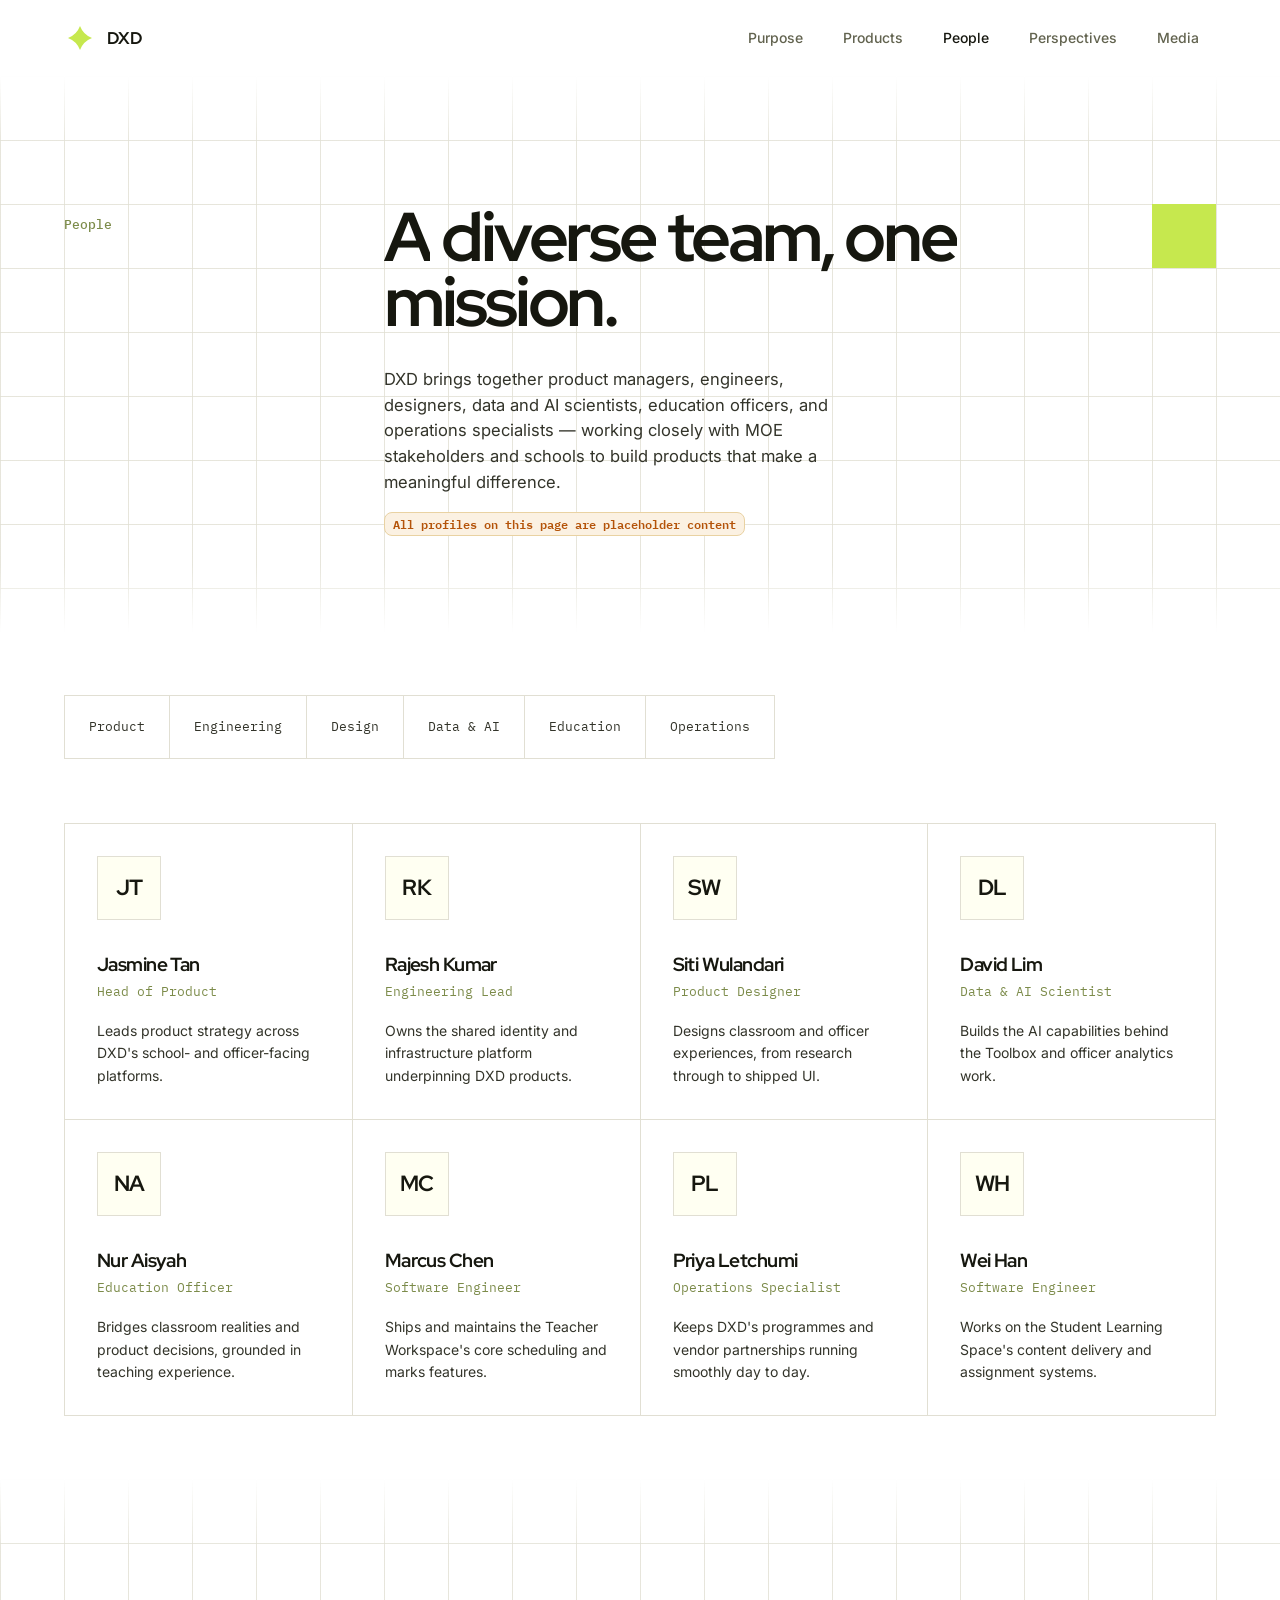
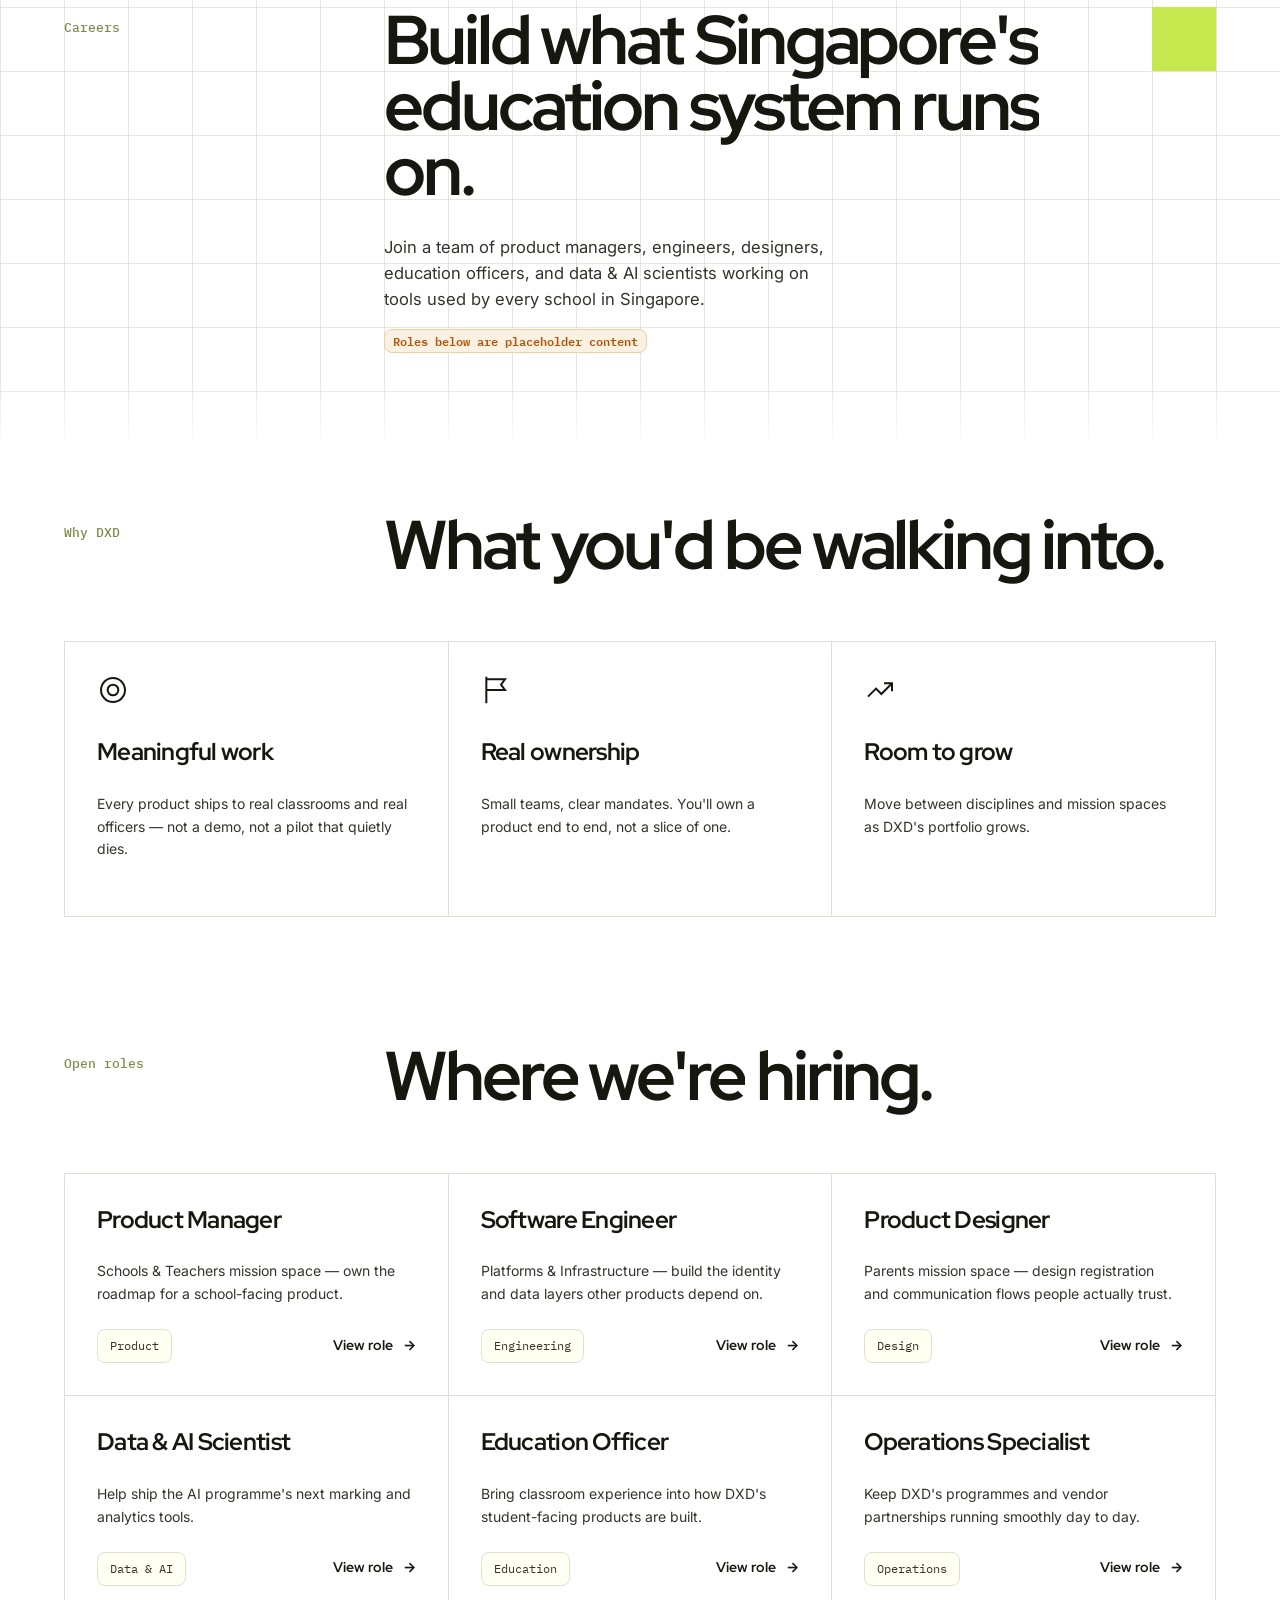
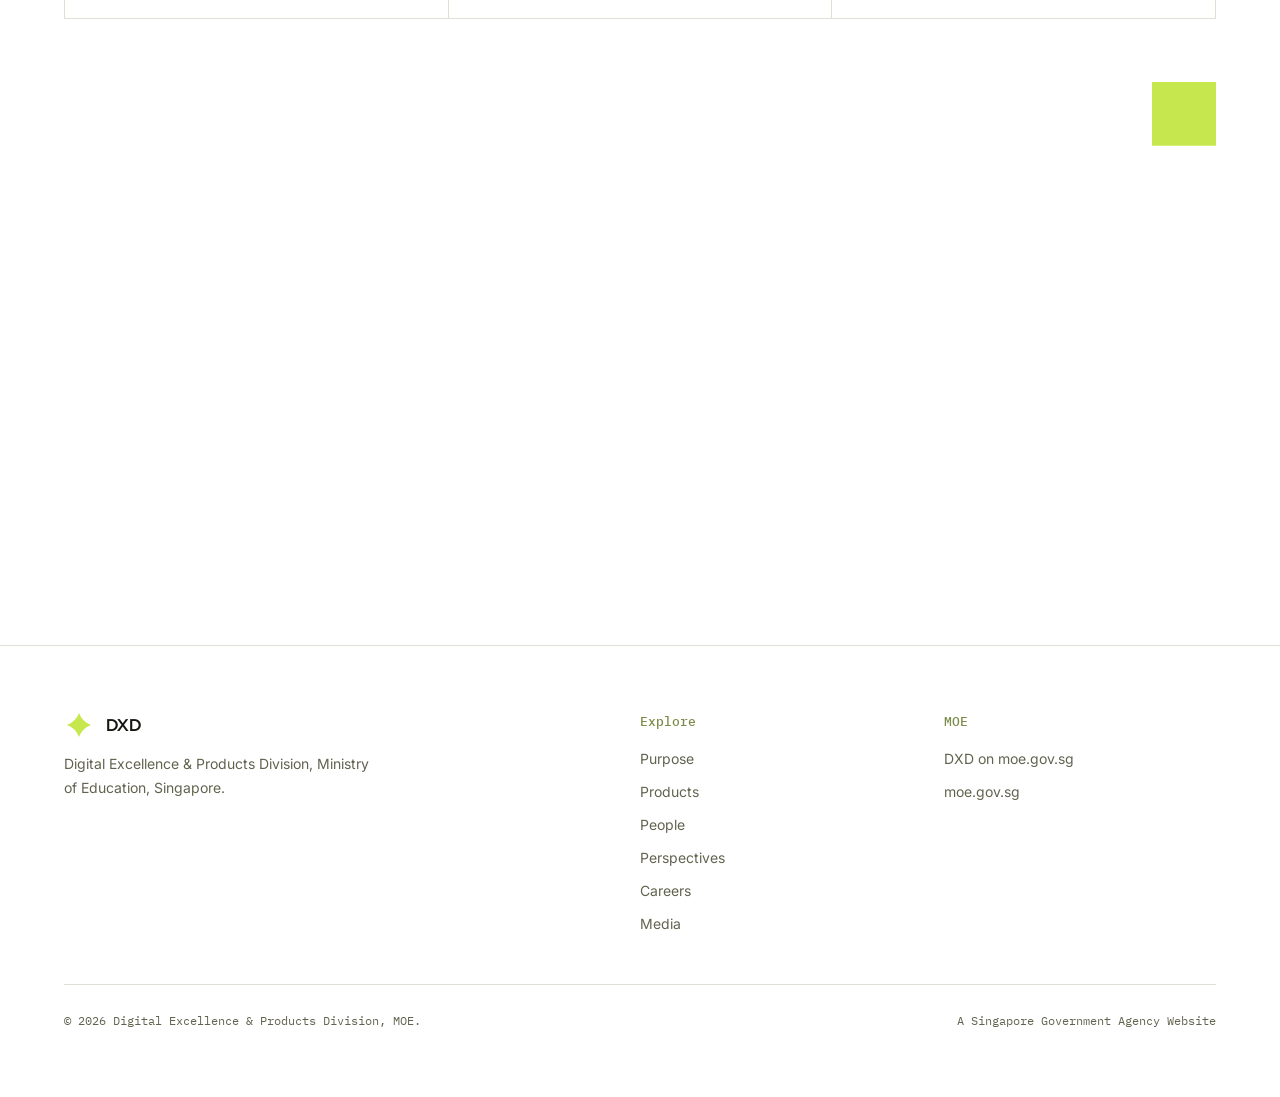
<file: people.html>
<!doctype html>
<html lang="en">
<head>
<meta charset="utf-8" />
<meta name="viewport" content="width=device-width, initial-scale=1" />
<title>People — DXD</title>
<meta name="description" content="Meet the product managers, engineers, designers, data and AI scientists, education officers, and operations specialists behind DXD." />
<link rel="preconnect" href="https://fonts.googleapis.com">
<link rel="preconnect" href="https://fonts.gstatic.com" crossorigin>
<link href="https://fonts.googleapis.com/css2?family=Red+Hat+Display:wght@500;700&family=Inter:wght@400;500;600;700&family=IBM+Plex+Mono:wght@500;600&display=swap" rel="stylesheet">
<link rel="stylesheet" href="css/tokens.css?v=20260928b" />
<link rel="stylesheet" href="css/base.css?v=20260928b" />
<link rel="stylesheet" href="css/components.css?v=20260928b" />
<style>
  /* The disciplines: a quiet row of hairline cells, read as a list rather than as tabs. */
  .discipline-band { display: flex; flex-wrap: wrap; list-style: none; margin: 0 0 var(--cell); padding: 1px 0 0 1px; }
  .discipline-band li { display: flex; align-items: center; height: var(--cell); padding: 0 var(--space-6); margin: -1px 0 0 -1px; border: 1px solid var(--border); font-family: var(--font-mono); font-size: 13px; color: var(--ink-soft); }
</style>
</head>
<body>
<svg xmlns="http://www.w3.org/2000/svg" style="position:absolute; width:0; height:0; overflow:hidden" aria-hidden="true">

  <!-- ============ HERO MARK: compass / star, DXD's own geometric motif ============ -->
  <symbol id="mark-compass" viewBox="0 0 1000 1000">
    <defs>
      <mask id="mDiag" maskUnits="userSpaceOnUse" x="0" y="0" width="1000" height="1000">
        <line class="mc-mk mc-d" style="--mc-len:688; --mc-dur:.35s; --mc-delay:1s" x1="256.8" y1="256.8" x2="743.2" y2="743.2"/>
        <line class="mc-mk mc-d" style="--mc-len:688; --mc-dur:.35s; --mc-delay:1s" x1="743.2" y1="256.8" x2="256.8" y2="743.2"/>
      </mask>
      <mask id="mDia" maskUnits="userSpaceOnUse" x="0" y="0" width="1000" height="1000">
        <path class="mc-mk mc-d" style="--mc-len:886; --mc-dur:.35s; --mc-delay:1.45s" d="M500 343.4 L656.6 500 L500 656.6 L343.4 500 Z"/>
      </mask>
    </defs>

    <!-- construction axes -->
    <line class="mc-c mc-d" style="--mc-len:451; --mc-dur:.35s; --mc-delay:0s" x1="500" y1="500" x2="50" y2="500"/>
    <line class="mc-c mc-d" style="--mc-len:451; --mc-dur:.35s; --mc-delay:0s" x1="500" y1="500" x2="950" y2="500"/>
    <line class="mc-c mc-d" style="--mc-len:451; --mc-dur:.35s; --mc-delay:0s" x1="500" y1="500" x2="500" y2="50"/>
    <line class="mc-c mc-d" style="--mc-len:451; --mc-dur:.35s; --mc-delay:0s" x1="500" y1="500" x2="500" y2="950"/>

    <!-- outer guide circle -->
    <circle class="mc-c mc-d" style="--mc-len:2828; --mc-dur:.5s; --mc-delay:.25s" cx="500" cy="500" r="450" transform="rotate(-90 500 500)"/>

    <!-- square guide -->
    <path class="mc-c mc-d" style="--mc-len:2546; --mc-dur:.5s; --mc-delay:.5s" d="M181.8 181.8 H818.2 V818.2 H181.8 Z"/>

    <!-- diagonal guides: a moving mask (mc-mk) draws itself along the
         diagonal, and wherever it's opaque the dashed line underneath
         shows through — a progressive dash-reveal, not a plain fade. -->
    <g mask="url(#mDiag)">
      <line class="mc-dash" x1="256.8" y1="256.8" x2="743.2" y2="743.2"/>
      <line class="mc-dash" x1="743.2" y1="256.8" x2="256.8" y2="743.2"/>
    </g>

    <!-- inner guide circle -->
    <circle class="mc-c-soft mc-d" style="--mc-len:984; --mc-dur:.4s; --mc-delay:1.15s" cx="500" cy="500" r="156.6" transform="rotate(-90 500 500)"/>

    <!-- inner diamond guide: same moving-mask reveal as the diagonals -->
    <g mask="url(#mDia)">
      <path class="mc-dash" d="M500 343.4 L656.6 500 L500 656.6 L343.4 500 Z"/>
    </g>

    <!-- final mark: stroke-only outline, no fill, as designed -->
    <path class="mc-logo mc-d" style="--mc-len:2971; --mc-dur:1.1s; --mc-delay:1.7s; animation-timing-function:cubic-bezier(.45,0,.55,1)" d="M181.8 181.8 A394.1 394.1 0 0 0 818.2 181.8 A394.1 394.1 0 0 0 818.2 818.2 A394.1 394.1 0 0 0 181.8 818.2 A394.1 394.1 0 0 0 181.8 181.8"/>

    <!-- corner node dots -->
    <circle class="mc-pt node-in" style="--pop-delay:.75s" cx="181.8" cy="181.8" r="12"/>
    <circle class="mc-pt node-in" style="--pop-delay:.8s" cx="818.2" cy="181.8" r="12"/>
    <circle class="mc-pt node-in" style="--pop-delay:.85s" cx="818.2" cy="818.2" r="12"/>
    <circle class="mc-pt node-in" style="--pop-delay:.9s" cx="181.8" cy="818.2" r="12"/>
  </symbol>

  <!-- ============ Build & deliver: monitor + stacked blocks ============ -->
  <symbol id="illus-build" viewBox="0 0 220 180">
    <line x1="10" y1="160" x2="210" y2="160" stroke="var(--border)" stroke-width="1.5"/>
    <rect x="20" y="46" width="100" height="72" rx="8" fill="var(--surface)" stroke="var(--ink)" stroke-width="2.5"/>
    <path class="draw-line" style="--len:120" d="M40 66 L74 66" stroke="var(--ink)" stroke-width="2.5" stroke-linecap="round"/>
    <path class="draw-line" style="--len:90; --delay:120ms" d="M40 80 L92 80" stroke="var(--olive-line)" stroke-width="2.5" stroke-linecap="round"/>
    <path class="draw-line" style="--len:70" d="M40 94 L70 94" stroke="var(--ink)" stroke-width="2.5" stroke-linecap="round"/>
    <rect x="56" y="118" width="28" height="12" fill="var(--surface)" stroke="var(--ink)" stroke-width="2.5"/>
    <line x1="46" y1="130" x2="94" y2="130" stroke="var(--ink)" stroke-width="2.5" stroke-linecap="round"/>

    <g class="float-slow">
      <rect x="146" y="98" width="46" height="24" rx="5" fill="var(--surface)" stroke="var(--ink)" stroke-width="2.5"/>
      <rect x="152" y="70" width="34" height="24" rx="5" fill="var(--lime)" stroke="var(--ink)" stroke-width="2.5"/>
      <rect x="158" y="42" width="22" height="24" rx="5" fill="var(--surface)" stroke="var(--ink)" stroke-width="2.5"/>
    </g>
    <circle cx="34" cy="36" r="4" fill="var(--lime)" stroke="var(--ink)" stroke-width="2" class="doodle-pop"/>
  </symbol>

  <!-- ============ Accelerate AI adoption: lightbulb + sparks ============ -->
  <symbol id="illus-ai" viewBox="0 0 220 180">
    <line x1="10" y1="160" x2="210" y2="160" stroke="var(--border)" stroke-width="1.5"/>
    <g class="float-slow" style="transform-origin:110px 90px">
      <circle cx="110" cy="80" r="38" fill="var(--lime)" stroke="var(--ink)" stroke-width="2.5"/>
      <path d="M96 112 L124 112 L120 130 L100 130 Z" fill="var(--surface)" stroke="var(--ink)" stroke-width="2.5" stroke-linejoin="round"/>
      <line x1="101" y1="140" x2="119" y2="140" stroke="var(--ink)" stroke-width="2.5" stroke-linecap="round"/>
      <path d="M96 78 Q102 60 118 62" fill="none" stroke="var(--ink)" stroke-width="2" stroke-linecap="round" opacity=".6"/>
    </g>
    <g class="spin-slow" style="transform-origin:110px 80px">
      <path class="draw-line" style="--len:24" d="M110 16 L110 30" stroke="var(--ink)" stroke-width="2.5" stroke-linecap="round"/>
      <path class="draw-line" style="--len:24;--delay:150ms" d="M174 80 L160 80" stroke="var(--ink)" stroke-width="2.5" stroke-linecap="round"/>
      <path class="draw-line" style="--len:24;--delay:300ms" d="M46 80 L60 80" stroke="var(--ink)" stroke-width="2.5" stroke-linecap="round"/>
    </g>
    <path d="M162 40 L167 50 L177 55 L167 60 L162 70 L157 60 L147 55 L157 50 Z" fill="var(--surface)" stroke="var(--ink)" stroke-width="2" stroke-linejoin="round" class="doodle-pop"/>
    <circle cx="50" cy="46" r="4" fill="var(--lime)" stroke="var(--ink)" stroke-width="2" class="doodle-pop"/>
  </symbol>

  <!-- ============ Empower users: handing a tool up a small step ============ -->
  <symbol id="illus-empower" viewBox="0 0 220 180">
    <line x1="10" y1="160" x2="210" y2="160" stroke="var(--border)" stroke-width="1.5"/>
    <rect x="128" y="132" width="30" height="28" fill="var(--surface-2)" stroke="var(--border)" stroke-width="1.5"/>
    <rect x="158" y="110" width="30" height="50" fill="var(--surface-2)" stroke="var(--border)" stroke-width="1.5"/>

    <!-- figure A (shorter, giving) -->
    <g class="float-slow">
      <circle cx="58" cy="88" r="14" fill="var(--surface)" stroke="var(--ink)" stroke-width="2.5"/>
      <circle cx="53" cy="86" r="1.8" fill="var(--ink)"/>
      <circle cx="63" cy="86" r="1.8" fill="var(--ink)"/>
      <path d="M53.5 92.5 Q58 95.5 62.5 92.5" stroke="var(--ink)" stroke-width="1.6" fill="none" stroke-linecap="round"/>
      <path d="M42 160 L44 122 Q44 112 58 112 Q72 112 72 122 L74 160 Z" fill="var(--surface)" stroke="var(--ink)" stroke-width="2.5" stroke-linejoin="round"/>
      <path d="M70 118 L96 104" stroke="var(--ink)" stroke-width="2.5" stroke-linecap="round"/>
    </g>

    <!-- tool being passed -->
    <rect x="92" y="92" width="18" height="18" rx="4" fill="var(--lime)" stroke="var(--ink)" stroke-width="2.5" class="doodle-pop"/>

    <!-- figure B (taller, receiving, standing on step) -->
    <g class="float-slower">
      <circle cx="150" cy="66" r="14" fill="var(--lime)" stroke="var(--ink)" stroke-width="2.5"/>
      <circle cx="145" cy="64" r="1.8" fill="var(--ink)"/>
      <circle cx="155" cy="64" r="1.8" fill="var(--ink)"/>
      <path d="M145.5 70.5 Q150 73.5 154.5 70.5" stroke="var(--ink)" stroke-width="1.6" fill="none" stroke-linecap="round"/>
      <path d="M134 132 L136 100 Q136 90 150 90 Q164 90 164 100 L166 132 Z" fill="var(--surface)" stroke="var(--ink)" stroke-width="2.5" stroke-linejoin="round"/>
      <path d="M136 96 L112 100" stroke="var(--ink)" stroke-width="2.5" stroke-linecap="round" class="doodle-react" style="--react-origin:136px 96px; --react-delay:1.7s"/>
    </g>
    <circle cx="30" cy="40" r="4" fill="var(--lime)" stroke="var(--ink)" stroke-width="2" class="doodle-pop"/>
  </symbol>

  <!-- ============ People CTA: high five ============ -->
  <symbol id="illus-people-cta" viewBox="0 0 200 160">
    <line x1="10" y1="146" x2="190" y2="146" stroke="var(--border)" stroke-width="1.5"/>
    <g>
      <circle cx="58" cy="70" r="14" fill="var(--surface)" stroke="var(--ink)" stroke-width="2.5"/>
      <circle cx="53" cy="68" r="1.8" fill="var(--ink)"/>
      <circle cx="63" cy="68" r="1.8" fill="var(--ink)"/>
      <path d="M53 75 Q58 79.5 63 75" stroke="var(--ink)" stroke-width="1.6" fill="none" stroke-linecap="round"/>
      <path d="M42 146 L44 108 Q44 98 58 98 Q72 98 72 108 L74 146 Z" fill="var(--surface)" stroke="var(--ink)" stroke-width="2.5" stroke-linejoin="round"/>
      <path d="M70 104 L98 74" stroke="var(--ink)" stroke-width="2.5" stroke-linecap="round"/>
    </g>
    <g>
      <circle cx="142" cy="70" r="14" fill="var(--lime)" stroke="var(--ink)" stroke-width="2.5"/>
      <circle cx="137" cy="68" r="1.8" fill="var(--ink)"/>
      <circle cx="147" cy="68" r="1.8" fill="var(--ink)"/>
      <path d="M137 75 Q142 79.5 147 75" stroke="var(--ink)" stroke-width="1.6" fill="none" stroke-linecap="round"/>
      <path d="M126 146 L128 108 Q128 98 142 98 Q156 98 156 108 L158 146 Z" fill="var(--surface)" stroke="var(--ink)" stroke-width="2.5" stroke-linejoin="round"/>
      <path d="M130 104 L102 74" stroke="var(--ink)" stroke-width="2.5" stroke-linecap="round" class="doodle-react" style="--react-origin:130px 104px; --react-delay:1.6s"/>
    </g>
    <g class="doodle-pop">
      <path class="draw-line" style="--len:14" d="M100 58 L100 46" stroke="var(--ink)" stroke-width="2.5" stroke-linecap="round"/>
      <path class="draw-line" style="--len:14;--delay:100ms" d="M88 66 L78 58" stroke="var(--ink)" stroke-width="2.5" stroke-linecap="round"/>
      <path class="draw-line" style="--len:14;--delay:200ms" d="M112 66 L122 58" stroke="var(--ink)" stroke-width="2.5" stroke-linecap="round"/>
    </g>
  </symbol>

  <!-- ============ Story featured scene: results board ============ -->
  <symbol id="illus-story-featured" viewBox="0 0 400 260">
    <line x1="0" y1="220" x2="400" y2="220" stroke="var(--border)" stroke-width="1.5"/>
    <circle cx="340" cy="46" r="26" fill="var(--lime)" stroke="var(--ink)" stroke-width="2.5" class="float-slow"/>
    <rect x="70" y="70" width="220" height="150" rx="10" fill="var(--surface)" stroke="var(--ink)" stroke-width="2.5"/>
    <line x1="94" y1="100" x2="200" y2="100" stroke="var(--ink)" stroke-width="2.5" stroke-linecap="round"/>
    <line x1="94" y1="116" x2="170" y2="116" stroke="var(--olive-line)" stroke-width="2.5" stroke-linecap="round"/>
    <g class="float-slower">
      <rect x="94" y="150" width="20" height="46" fill="var(--surface-2)" stroke="var(--ink)" stroke-width="2"/>
      <rect x="122" y="130" width="20" height="66" fill="var(--lime)" stroke="var(--ink)" stroke-width="2"/>
      <rect x="150" y="160" width="20" height="36" fill="var(--surface-2)" stroke="var(--ink)" stroke-width="2"/>
      <rect x="178" y="112" width="20" height="84" fill="var(--lime)" stroke="var(--ink)" stroke-width="2"/>
    </g>
    <circle cx="52" cy="188" r="5" fill="var(--lime)" stroke="var(--ink)" stroke-width="2" class="doodle-pop"/>
  </symbol>

  <!-- ============ Generic photo placeholder (story grid) ============ -->
  <symbol id="illus-photo-generic" viewBox="0 0 200 130">
    <circle cx="158" cy="30" r="14" fill="var(--lime)" stroke="var(--ink)" stroke-width="2" class="doodle-pop"/>
    <path d="M10 110 L60 66 L92 92 L128 54 L190 110 Z" fill="var(--surface)" stroke="var(--ink)" stroke-width="2.5" stroke-linejoin="round"/>
  </symbol>

  <!-- ============ Sketchy filters: loose hand-drawn wobble ============ -->
  <filter id="sketchy-anim" x="-20%" y="-20%" width="140%" height="140%">
    <feTurbulence type="turbulence" baseFrequency="0.01" numOctaves="2" seed="4" result="noise">
      <animate attributeName="seed" values="2;5;9;3;7;2" dur="1.8s" calcMode="discrete" repeatCount="indefinite"/>
    </feTurbulence>
    <feDisplacementMap in="SourceGraphic" in2="noise" scale="8" xChannelSelector="R" yChannelSelector="G"/>
  </filter>
  <filter id="sketchy-still" x="-20%" y="-20%" width="140%" height="140%">
    <feTurbulence type="turbulence" baseFrequency="0.01" numOctaves="2" seed="4" result="noise"/>
    <feDisplacementMap in="SourceGraphic" in2="noise" scale="8" xChannelSelector="R" yChannelSelector="G"/>
  </filter>

</svg>

<header class="site-header">
  <nav class="container nav">
    <a href="index.html" class="nav-logo">
      <svg class="mark" viewBox="0 0 32 32" fill="none"><path d="M16 3.2 Q19.5,12.5 28.8,16 Q19.5,19.5 16,28.8 Q12.5,19.5 3.2,16 Q12.5,12.5 16,3.2 Z" fill="var(--lime)"/></svg>
      <span>DXD</span>
    </a>
    <ul class="nav-links">
      <li><a href="index.html">Purpose</a></li>
      <li><a href="products.html">Products</a></li>
      <li><a href="people.html" aria-current="page">People</a></li>
      <li><a href="perspectives.html">Perspectives</a></li>
      <li><a href="media.html">Media</a></li>
    </ul>
    <button class="nav-toggle" aria-label="Toggle menu" aria-expanded="false">
      <svg viewBox="0 0 24 24" fill="none" stroke="currentColor" stroke-width="2"><path d="M4 6h16M4 12h16M4 18h16"/></svg>
    </button>
  </nav>
</header>

<main>
<div class="canvas">
  <section class="blueprint page-hero">
    <div class="container page-hero-inner">
      <p class="eyebrow page-hero-label" data-reveal="left">People</p>
      <div class="page-hero-main">
        <h1 data-split>A diverse team, one mission.</h1>
        <p class="lede" data-reveal="up" style="--d:450ms">DXD brings together product managers, engineers, designers, data and AI scientists, education officers, and operations specialists — working closely with MOE stakeholders and schools to build products that make a meaningful difference. <span class="placeholder-badge">All profiles on this page are placeholder content</span></p>
      </div>
      <span class="grid-cell-lime page-hero-cell" data-cell-step aria-hidden="true"></span>
    </div>
  </section>

  <section class="tight">
    <div class="container">
      <ul class="discipline-band" data-reveal="up">
        <li>Product</li>
        <li>Engineering</li>
        <li>Design</li>
        <li>Data &amp; AI</li>
        <li>Education</li>
        <li>Operations</li>
      </ul>

      <div class="divider-grid cols-4">

        <div class="person-cell">
          <div class="avatar">JT</div>
          <div class="person-name">Jasmine Tan</div>
          <div class="person-role">Head of Product</div>
          <p class="person-bio">Leads product strategy across DXD's school- and officer-facing platforms.</p>
        </div>

        <div class="person-cell">
          <div class="avatar">RK</div>
          <div class="person-name">Rajesh Kumar</div>
          <div class="person-role">Engineering Lead</div>
          <p class="person-bio">Owns the shared identity and infrastructure platform underpinning DXD products.</p>
        </div>

        <div class="person-cell">
          <div class="avatar">SW</div>
          <div class="person-name">Siti Wulandari</div>
          <div class="person-role">Product Designer</div>
          <p class="person-bio">Designs classroom and officer experiences, from research through to shipped UI.</p>
        </div>

        <div class="person-cell">
          <div class="avatar">DL</div>
          <div class="person-name">David Lim</div>
          <div class="person-role">Data &amp; AI Scientist</div>
          <p class="person-bio">Builds the AI capabilities behind the Toolbox and officer analytics work.</p>
        </div>

        <div class="person-cell">
          <div class="avatar">NA</div>
          <div class="person-name">Nur Aisyah</div>
          <div class="person-role">Education Officer</div>
          <p class="person-bio">Bridges classroom realities and product decisions, grounded in teaching experience.</p>
        </div>

        <div class="person-cell">
          <div class="avatar">MC</div>
          <div class="person-name">Marcus Chen</div>
          <div class="person-role">Software Engineer</div>
          <p class="person-bio">Ships and maintains the Teacher Workspace's core scheduling and marks features.</p>
        </div>

        <div class="person-cell">
          <div class="avatar">PL</div>
          <div class="person-name">Priya Letchumi</div>
          <div class="person-role">Operations Specialist</div>
          <p class="person-bio">Keeps DXD's programmes and vendor partnerships running smoothly day to day.</p>
        </div>

        <div class="person-cell">
          <div class="avatar">WH</div>
          <div class="person-name">Wei Han</div>
          <div class="person-role">Software Engineer</div>
          <p class="person-bio">Works on the Student Learning Space's content delivery and assignment systems.</p>
        </div>

      </div>
    </div>
  </section>

  <!-- ============ Careers ============ -->
  <section class="blueprint page-hero careers-intro" id="careers">
    <div class="container page-hero-inner">
      <p class="eyebrow page-hero-label" data-reveal="left">Careers</p>
      <div class="page-hero-main">
        <h2 data-split>Build what Singapore's education system runs on.</h2>
        <p class="lede" data-reveal="up" style="--d:450ms">Join a team of product managers, engineers, designers, education officers, and data &amp; AI scientists working on tools used by every school in Singapore. <span class="placeholder-badge">Roles below are placeholder content</span></p>
      </div>
      <span class="grid-cell-lime page-hero-cell" data-cell-step aria-hidden="true"></span>
    </div>
  </section>

  <section class="tight">
    <div class="container">
      <div class="side-head">
        <p class="side-head-label"><span class="eyebrow">Why DXD</span></p>
        <h2 class="side-head-title" data-split>What you'd be walking into.</h2>
      </div>
      <div class="divider-grid">

        <div>
          <div class="cell-icon"><svg width="20" height="20" viewBox="0 0 24 24" fill="none" stroke="currentColor" stroke-width="2"><circle cx="12" cy="12" r="9"/><circle cx="12" cy="12" r="4"/></svg></div>
          <h3>Meaningful work</h3>
          <p class="desc">Every product ships to real classrooms and real officers — not a demo, not a pilot that quietly dies.</p>
        </div>

        <div>
          <div class="cell-icon"><svg width="20" height="20" viewBox="0 0 24 24" fill="none" stroke="currentColor" stroke-width="2"><path d="M4 22V2M4 4h14l-3 4 3 4H4"/></svg></div>
          <h3>Real ownership</h3>
          <p class="desc">Small teams, clear mandates. You'll own a product end to end, not a slice of one.</p>
        </div>

        <div>
          <div class="cell-icon"><svg width="20" height="20" viewBox="0 0 24 24" fill="none" stroke="currentColor" stroke-width="2"><path d="M3 17l6-6 4 4 8-8M15 7h6v6"/></svg></div>
          <h3>Room to grow</h3>
          <p class="desc">Move between disciplines and mission spaces as DXD's portfolio grows.</p>
        </div>

      </div>
    </div>
  </section>

  <section class="tight">
    <div class="container">
      <div class="side-head">
        <p class="side-head-label"><span class="eyebrow">Open roles</span></p>
        <h2 class="side-head-title" data-split>Where we're hiring.</h2>
      </div>
      <div class="divider-grid">

        <div class="role-cell">
          <h3>Product Manager</h3>
          <p class="desc">Schools &amp; Teachers mission space — own the roadmap for a school-facing product.</p>
          <div class="cell-bottom">
            <span class="pill-mono">Product</span>
            <a href="#" class="text-link">View role <span class="btn-arrow" aria-hidden="true">→</span></a>
          </div>
        </div>

        <div class="role-cell">
          <h3>Software Engineer</h3>
          <p class="desc">Platforms &amp; Infrastructure — build the identity and data layers other products depend on.</p>
          <div class="cell-bottom">
            <span class="pill-mono">Engineering</span>
            <a href="#" class="text-link">View role <span class="btn-arrow" aria-hidden="true">→</span></a>
          </div>
        </div>

        <div class="role-cell">
          <h3>Product Designer</h3>
          <p class="desc">Parents mission space — design registration and communication flows people actually trust.</p>
          <div class="cell-bottom">
            <span class="pill-mono">Design</span>
            <a href="#" class="text-link">View role <span class="btn-arrow" aria-hidden="true">→</span></a>
          </div>
        </div>

        <div class="role-cell">
          <h3>Data &amp; AI Scientist</h3>
          <p class="desc">Help ship the AI programme's next marking and analytics tools.</p>
          <div class="cell-bottom">
            <span class="pill-mono">Data &amp; AI</span>
            <a href="#" class="text-link">View role <span class="btn-arrow" aria-hidden="true">→</span></a>
          </div>
        </div>

        <div class="role-cell">
          <h3>Education Officer</h3>
          <p class="desc">Bring classroom experience into how DXD's student-facing products are built.</p>
          <div class="cell-bottom">
            <span class="pill-mono">Education</span>
            <a href="#" class="text-link">View role <span class="btn-arrow" aria-hidden="true">→</span></a>
          </div>
        </div>

        <div class="role-cell">
          <h3>Operations Specialist</h3>
          <p class="desc">Keep DXD's programmes and vendor partnerships running smoothly day to day.</p>
          <div class="cell-bottom">
            <span class="pill-mono">Operations</span>
            <a href="#" class="text-link">View role <span class="btn-arrow" aria-hidden="true">→</span></a>
          </div>
        </div>

      </div>
    </div>
  </section>

  <section class="lime-cta" data-lime-grow>
    <div class="lime-cta-bg" data-lime-bg aria-hidden="true"></div>
    <div class="container lime-cta-inner">
      <div>
        <h2 data-split>Don't see a role that fits?</h2>
        <p class="lime-cta-text" data-reveal="up" style="--d:250ms">We're always keen to hear from people who care about this work. Reach out anyway.</p>
        <div class="lime-cta-actions" data-reveal="up" style="--d:400ms">
          <a href="#" class="btn btn-ink">Get in touch</a><span class="placeholder-badge">placeholder</span>
        </div>
      </div>
      <div class="lime-cta-visual illus-gate" data-reveal="scale" style="--d:150ms" aria-hidden="true">
        <svg class="illus-sketchy" viewBox="0 0 200 160"><use href="#illus-people-cta"/></svg>
      </div>
    </div>
  </section>
</div>
</main>

<footer class="site-footer">
  <div class="container">
    <div class="footer-grid">
      <div>
        <a href="index.html" class="nav-logo" style="margin-bottom:var(--space-3)">
          <svg class="mark" viewBox="0 0 32 32" fill="none"><path d="M16 3.2 Q19.5,12.5 28.8,16 Q19.5,19.5 16,28.8 Q12.5,19.5 3.2,16 Q12.5,12.5 16,3.2 Z" fill="var(--lime)"/></svg>
          <span>DXD</span>
        </a>
        <p style="max-width:320px; font-size:var(--text-sm)">Digital Excellence &amp; Products Division, Ministry of Education, Singapore.</p>
      </div>
      <div>
        <p class="footer-cols-title">Explore</p>
        <ul class="footer-links">
          <li><a href="index.html">Purpose</a></li>
          <li><a href="products.html">Products</a></li>
          <li><a href="people.html">People</a></li>
          <li><a href="perspectives.html">Perspectives</a></li>
          <li><a href="people.html#careers">Careers</a></li>
          <li><a href="media.html">Media</a></li>
        </ul>
      </div>
      <div>
        <p class="footer-cols-title">MOE</p>
        <ul class="footer-links">
          <li><a href="https://www.moe.gov.sg/about-us/organisation-structure/dxd" target="_blank" rel="noopener">DXD on moe.gov.sg</a></li>
          <li><a href="https://www.moe.gov.sg" target="_blank" rel="noopener">moe.gov.sg</a></li>
        </ul>
      </div>
    </div>
    <div class="footer-bottom">
      <span>© 2026 Digital Excellence &amp; Products Division, MOE.</span>
      <span>A Singapore Government Agency Website</span>
    </div>
  </div>
</footer>

<script src="js/main.js?v=20260928b"></script>
<script src="js/motion.js?v=20260928b"></script>
</body>
</html>
</file>
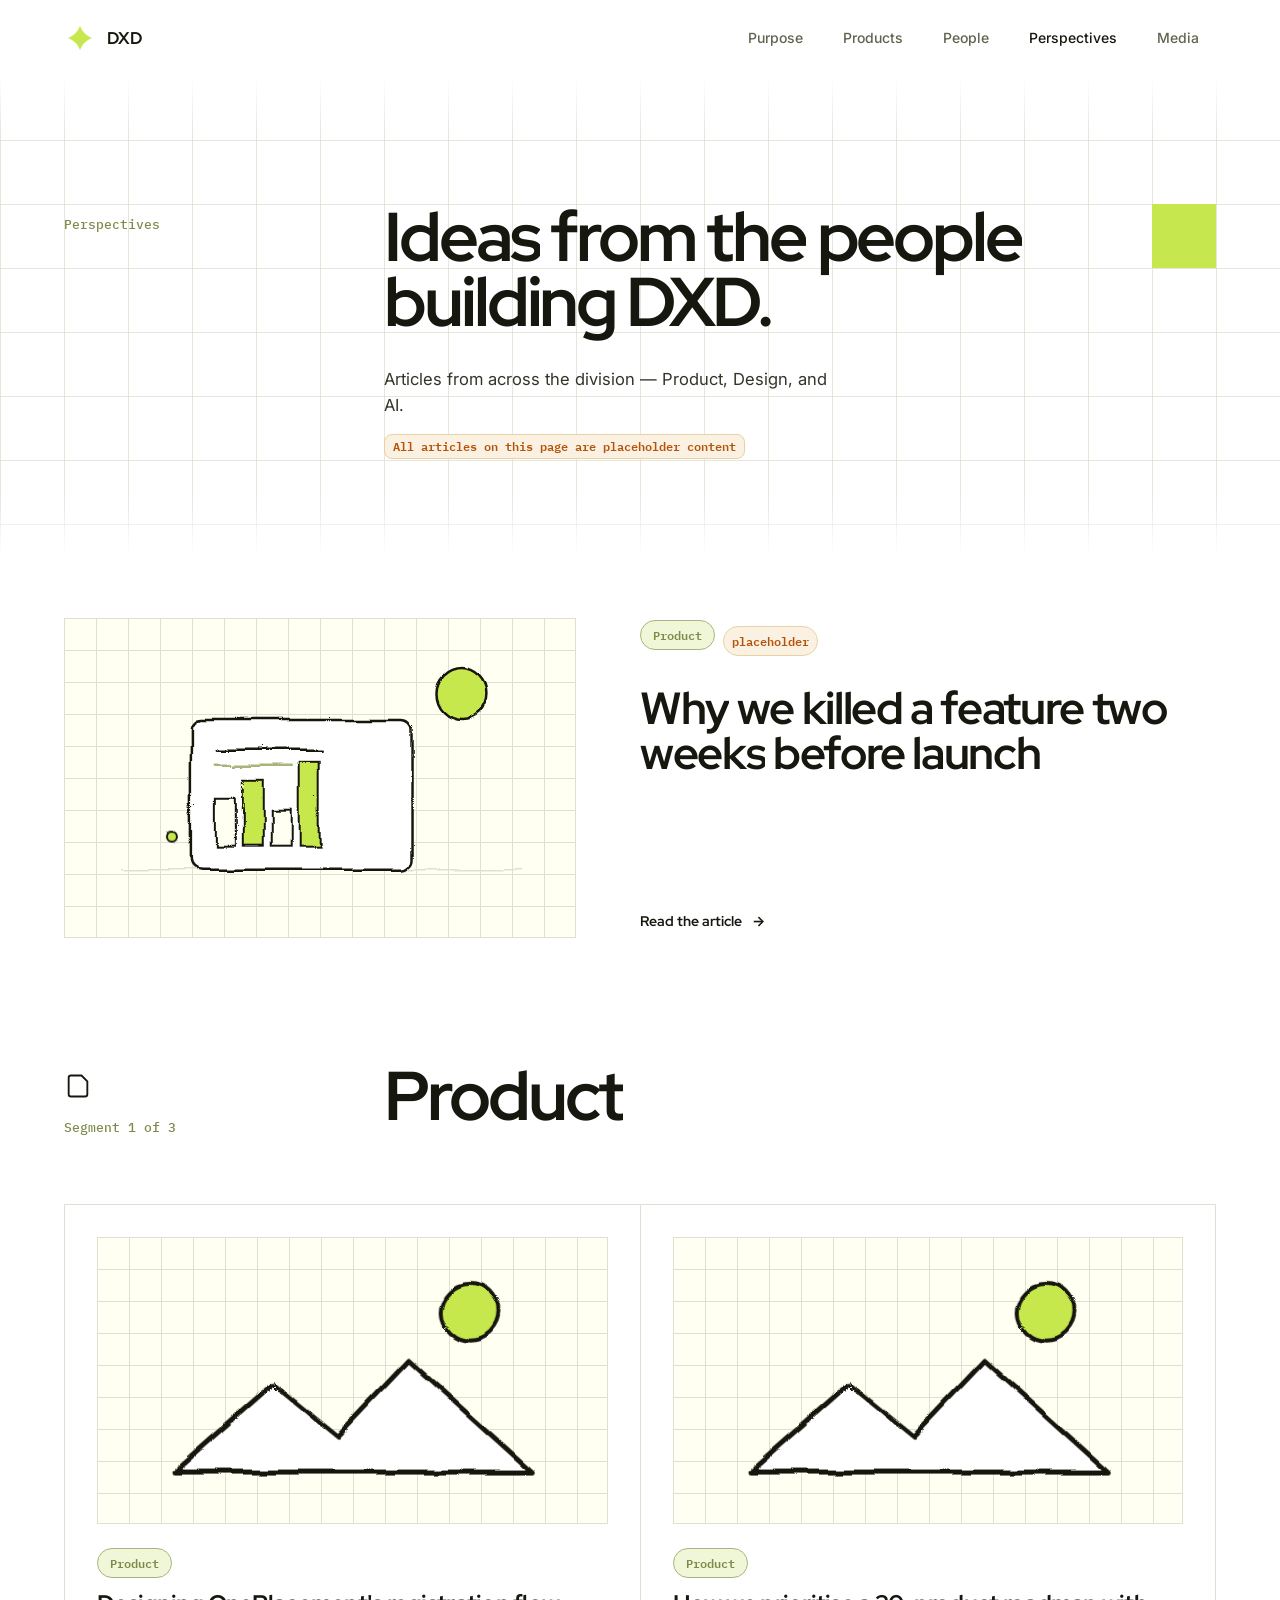
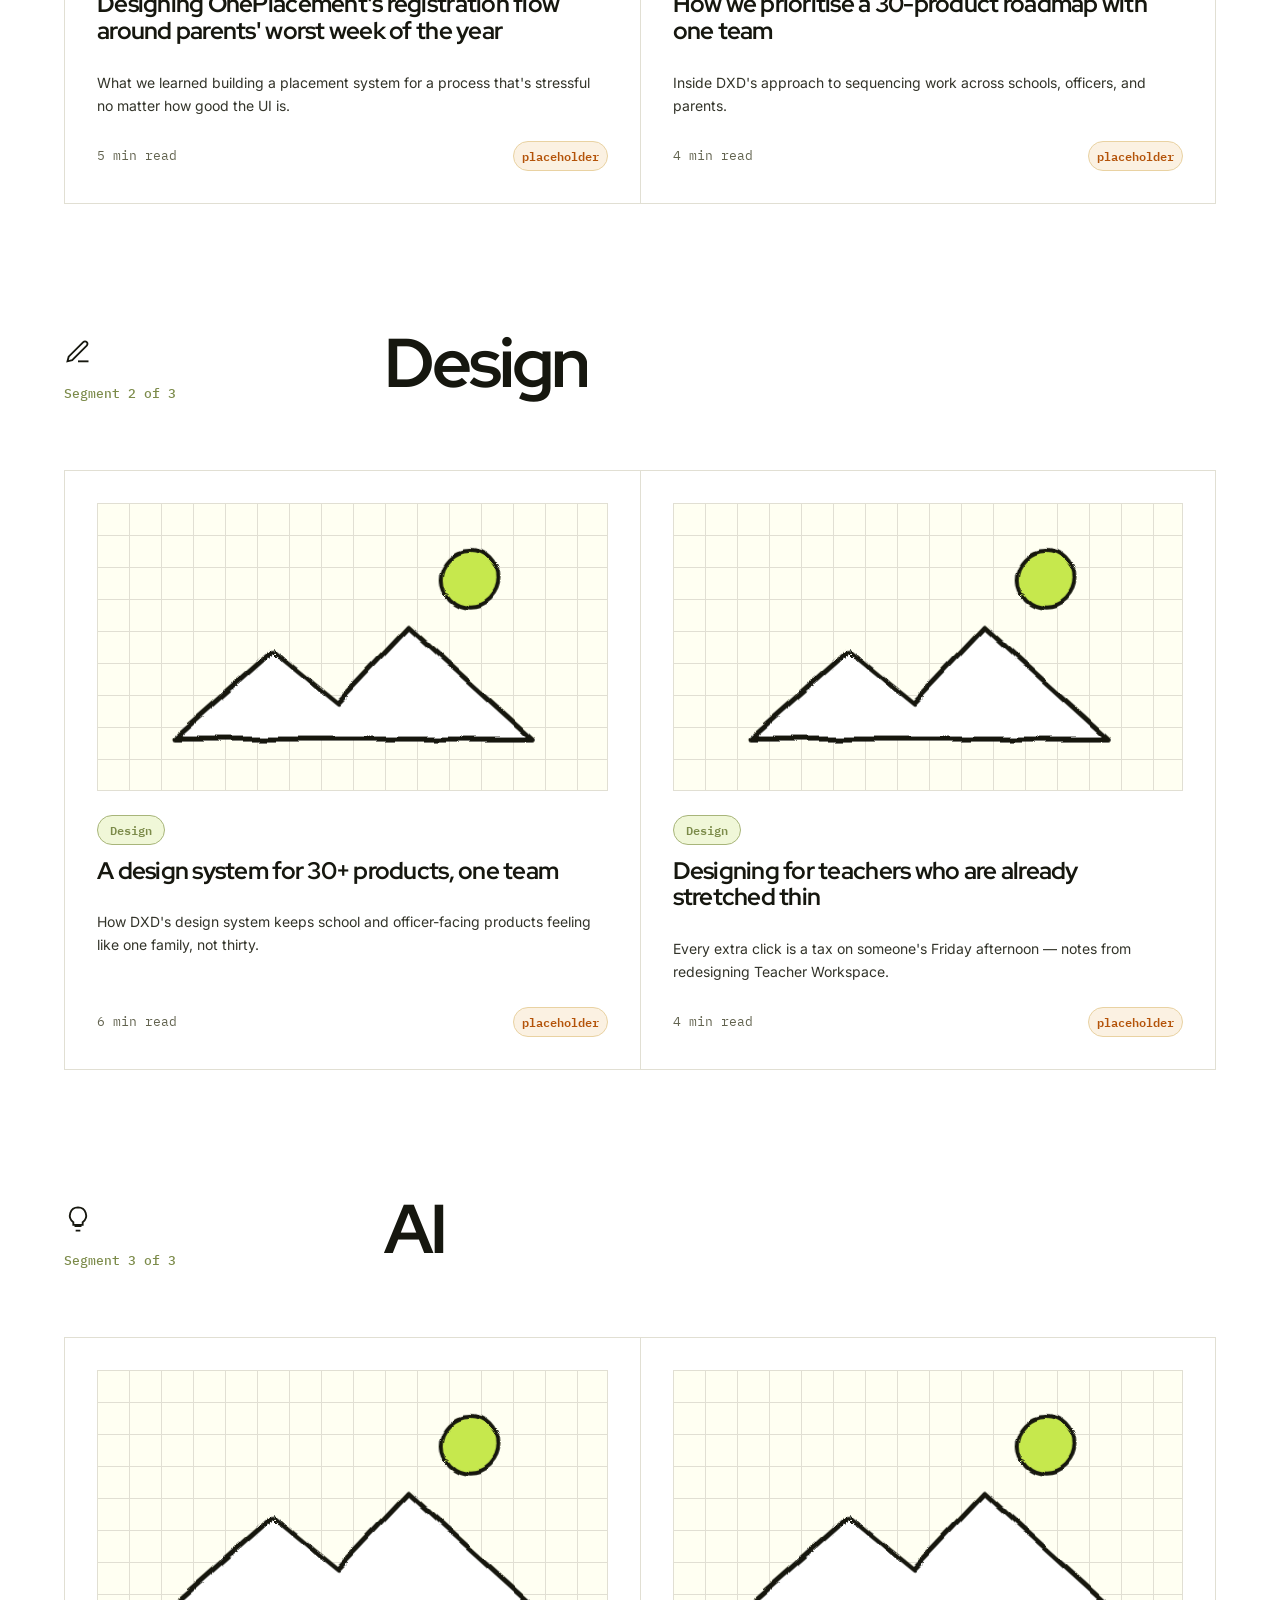
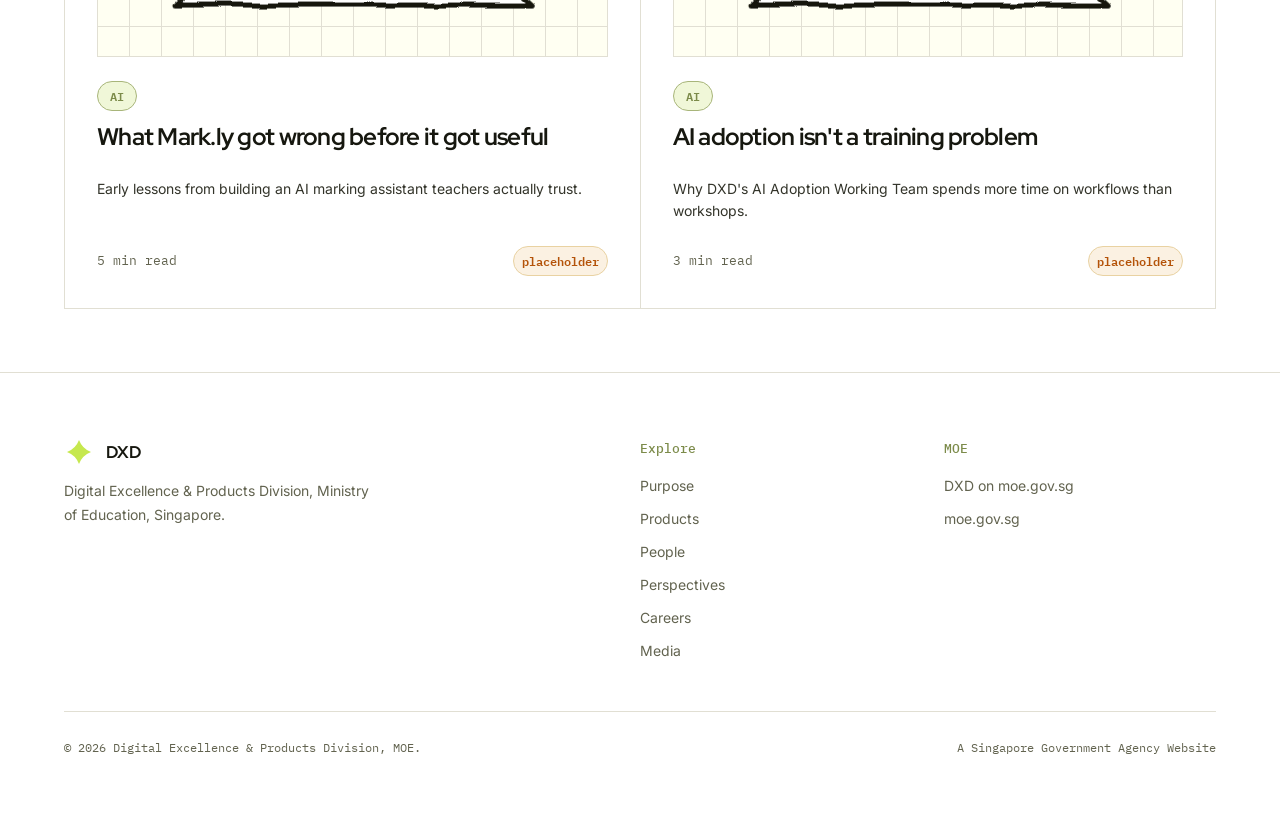
<file: perspectives.html>
<!doctype html>
<html lang="en">
<head>
<meta charset="utf-8" />
<meta name="viewport" content="width=device-width, initial-scale=1" />
<title>Perspectives — DXD</title>
<meta name="description" content="Articles from the people building DXD's products — across Product, Design, and AI." />
<link rel="preconnect" href="https://fonts.googleapis.com">
<link rel="preconnect" href="https://fonts.gstatic.com" crossorigin>
<link href="https://fonts.googleapis.com/css2?family=Red+Hat+Display:wght@500;700&family=Inter:wght@400;500;600;700&family=IBM+Plex+Mono:wght@500;600&display=swap" rel="stylesheet">
<link rel="stylesheet" href="css/tokens.css?v=20260928b" />
<link rel="stylesheet" href="css/base.css?v=20260928b" />
<link rel="stylesheet" href="css/components.css?v=20260928b" />
</head>
<body>
<svg xmlns="http://www.w3.org/2000/svg" style="position:absolute; width:0; height:0; overflow:hidden" aria-hidden="true">

  <!-- ============ HERO MARK: compass / star, DXD's own geometric motif ============ -->
  <symbol id="mark-compass" viewBox="0 0 1000 1000">
    <defs>
      <mask id="mDiag" maskUnits="userSpaceOnUse" x="0" y="0" width="1000" height="1000">
        <line class="mc-mk mc-d" style="--mc-len:688; --mc-dur:.35s; --mc-delay:1s" x1="256.8" y1="256.8" x2="743.2" y2="743.2"/>
        <line class="mc-mk mc-d" style="--mc-len:688; --mc-dur:.35s; --mc-delay:1s" x1="743.2" y1="256.8" x2="256.8" y2="743.2"/>
      </mask>
      <mask id="mDia" maskUnits="userSpaceOnUse" x="0" y="0" width="1000" height="1000">
        <path class="mc-mk mc-d" style="--mc-len:886; --mc-dur:.35s; --mc-delay:1.45s" d="M500 343.4 L656.6 500 L500 656.6 L343.4 500 Z"/>
      </mask>
    </defs>

    <!-- construction axes -->
    <line class="mc-c mc-d" style="--mc-len:451; --mc-dur:.35s; --mc-delay:0s" x1="500" y1="500" x2="50" y2="500"/>
    <line class="mc-c mc-d" style="--mc-len:451; --mc-dur:.35s; --mc-delay:0s" x1="500" y1="500" x2="950" y2="500"/>
    <line class="mc-c mc-d" style="--mc-len:451; --mc-dur:.35s; --mc-delay:0s" x1="500" y1="500" x2="500" y2="50"/>
    <line class="mc-c mc-d" style="--mc-len:451; --mc-dur:.35s; --mc-delay:0s" x1="500" y1="500" x2="500" y2="950"/>

    <!-- outer guide circle -->
    <circle class="mc-c mc-d" style="--mc-len:2828; --mc-dur:.5s; --mc-delay:.25s" cx="500" cy="500" r="450" transform="rotate(-90 500 500)"/>

    <!-- square guide -->
    <path class="mc-c mc-d" style="--mc-len:2546; --mc-dur:.5s; --mc-delay:.5s" d="M181.8 181.8 H818.2 V818.2 H181.8 Z"/>

    <!-- diagonal guides: a moving mask (mc-mk) draws itself along the
         diagonal, and wherever it's opaque the dashed line underneath
         shows through — a progressive dash-reveal, not a plain fade. -->
    <g mask="url(#mDiag)">
      <line class="mc-dash" x1="256.8" y1="256.8" x2="743.2" y2="743.2"/>
      <line class="mc-dash" x1="743.2" y1="256.8" x2="256.8" y2="743.2"/>
    </g>

    <!-- inner guide circle -->
    <circle class="mc-c-soft mc-d" style="--mc-len:984; --mc-dur:.4s; --mc-delay:1.15s" cx="500" cy="500" r="156.6" transform="rotate(-90 500 500)"/>

    <!-- inner diamond guide: same moving-mask reveal as the diagonals -->
    <g mask="url(#mDia)">
      <path class="mc-dash" d="M500 343.4 L656.6 500 L500 656.6 L343.4 500 Z"/>
    </g>

    <!-- final mark: stroke-only outline, no fill, as designed -->
    <path class="mc-logo mc-d" style="--mc-len:2971; --mc-dur:1.1s; --mc-delay:1.7s; animation-timing-function:cubic-bezier(.45,0,.55,1)" d="M181.8 181.8 A394.1 394.1 0 0 0 818.2 181.8 A394.1 394.1 0 0 0 818.2 818.2 A394.1 394.1 0 0 0 181.8 818.2 A394.1 394.1 0 0 0 181.8 181.8"/>

    <!-- corner node dots -->
    <circle class="mc-pt node-in" style="--pop-delay:.75s" cx="181.8" cy="181.8" r="12"/>
    <circle class="mc-pt node-in" style="--pop-delay:.8s" cx="818.2" cy="181.8" r="12"/>
    <circle class="mc-pt node-in" style="--pop-delay:.85s" cx="818.2" cy="818.2" r="12"/>
    <circle class="mc-pt node-in" style="--pop-delay:.9s" cx="181.8" cy="818.2" r="12"/>
  </symbol>

  <!-- ============ Build & deliver: monitor + stacked blocks ============ -->
  <symbol id="illus-build" viewBox="0 0 220 180">
    <line x1="10" y1="160" x2="210" y2="160" stroke="var(--border)" stroke-width="1.5"/>
    <rect x="20" y="46" width="100" height="72" rx="8" fill="var(--surface)" stroke="var(--ink)" stroke-width="2.5"/>
    <path class="draw-line" style="--len:120" d="M40 66 L74 66" stroke="var(--ink)" stroke-width="2.5" stroke-linecap="round"/>
    <path class="draw-line" style="--len:90; --delay:120ms" d="M40 80 L92 80" stroke="var(--olive-line)" stroke-width="2.5" stroke-linecap="round"/>
    <path class="draw-line" style="--len:70" d="M40 94 L70 94" stroke="var(--ink)" stroke-width="2.5" stroke-linecap="round"/>
    <rect x="56" y="118" width="28" height="12" fill="var(--surface)" stroke="var(--ink)" stroke-width="2.5"/>
    <line x1="46" y1="130" x2="94" y2="130" stroke="var(--ink)" stroke-width="2.5" stroke-linecap="round"/>

    <g class="float-slow">
      <rect x="146" y="98" width="46" height="24" rx="5" fill="var(--surface)" stroke="var(--ink)" stroke-width="2.5"/>
      <rect x="152" y="70" width="34" height="24" rx="5" fill="var(--lime)" stroke="var(--ink)" stroke-width="2.5"/>
      <rect x="158" y="42" width="22" height="24" rx="5" fill="var(--surface)" stroke="var(--ink)" stroke-width="2.5"/>
    </g>
    <circle cx="34" cy="36" r="4" fill="var(--lime)" stroke="var(--ink)" stroke-width="2" class="doodle-pop"/>
  </symbol>

  <!-- ============ Accelerate AI adoption: lightbulb + sparks ============ -->
  <symbol id="illus-ai" viewBox="0 0 220 180">
    <line x1="10" y1="160" x2="210" y2="160" stroke="var(--border)" stroke-width="1.5"/>
    <g class="float-slow" style="transform-origin:110px 90px">
      <circle cx="110" cy="80" r="38" fill="var(--lime)" stroke="var(--ink)" stroke-width="2.5"/>
      <path d="M96 112 L124 112 L120 130 L100 130 Z" fill="var(--surface)" stroke="var(--ink)" stroke-width="2.5" stroke-linejoin="round"/>
      <line x1="101" y1="140" x2="119" y2="140" stroke="var(--ink)" stroke-width="2.5" stroke-linecap="round"/>
      <path d="M96 78 Q102 60 118 62" fill="none" stroke="var(--ink)" stroke-width="2" stroke-linecap="round" opacity=".6"/>
    </g>
    <g class="spin-slow" style="transform-origin:110px 80px">
      <path class="draw-line" style="--len:24" d="M110 16 L110 30" stroke="var(--ink)" stroke-width="2.5" stroke-linecap="round"/>
      <path class="draw-line" style="--len:24;--delay:150ms" d="M174 80 L160 80" stroke="var(--ink)" stroke-width="2.5" stroke-linecap="round"/>
      <path class="draw-line" style="--len:24;--delay:300ms" d="M46 80 L60 80" stroke="var(--ink)" stroke-width="2.5" stroke-linecap="round"/>
    </g>
    <path d="M162 40 L167 50 L177 55 L167 60 L162 70 L157 60 L147 55 L157 50 Z" fill="var(--surface)" stroke="var(--ink)" stroke-width="2" stroke-linejoin="round" class="doodle-pop"/>
    <circle cx="50" cy="46" r="4" fill="var(--lime)" stroke="var(--ink)" stroke-width="2" class="doodle-pop"/>
  </symbol>

  <!-- ============ Empower users: handing a tool up a small step ============ -->
  <symbol id="illus-empower" viewBox="0 0 220 180">
    <line x1="10" y1="160" x2="210" y2="160" stroke="var(--border)" stroke-width="1.5"/>
    <rect x="128" y="132" width="30" height="28" fill="var(--surface-2)" stroke="var(--border)" stroke-width="1.5"/>
    <rect x="158" y="110" width="30" height="50" fill="var(--surface-2)" stroke="var(--border)" stroke-width="1.5"/>

    <!-- figure A (shorter, giving) -->
    <g class="float-slow">
      <circle cx="58" cy="88" r="14" fill="var(--surface)" stroke="var(--ink)" stroke-width="2.5"/>
      <circle cx="53" cy="86" r="1.8" fill="var(--ink)"/>
      <circle cx="63" cy="86" r="1.8" fill="var(--ink)"/>
      <path d="M53.5 92.5 Q58 95.5 62.5 92.5" stroke="var(--ink)" stroke-width="1.6" fill="none" stroke-linecap="round"/>
      <path d="M42 160 L44 122 Q44 112 58 112 Q72 112 72 122 L74 160 Z" fill="var(--surface)" stroke="var(--ink)" stroke-width="2.5" stroke-linejoin="round"/>
      <path d="M70 118 L96 104" stroke="var(--ink)" stroke-width="2.5" stroke-linecap="round"/>
    </g>

    <!-- tool being passed -->
    <rect x="92" y="92" width="18" height="18" rx="4" fill="var(--lime)" stroke="var(--ink)" stroke-width="2.5" class="doodle-pop"/>

    <!-- figure B (taller, receiving, standing on step) -->
    <g class="float-slower">
      <circle cx="150" cy="66" r="14" fill="var(--lime)" stroke="var(--ink)" stroke-width="2.5"/>
      <circle cx="145" cy="64" r="1.8" fill="var(--ink)"/>
      <circle cx="155" cy="64" r="1.8" fill="var(--ink)"/>
      <path d="M145.5 70.5 Q150 73.5 154.5 70.5" stroke="var(--ink)" stroke-width="1.6" fill="none" stroke-linecap="round"/>
      <path d="M134 132 L136 100 Q136 90 150 90 Q164 90 164 100 L166 132 Z" fill="var(--surface)" stroke="var(--ink)" stroke-width="2.5" stroke-linejoin="round"/>
      <path d="M136 96 L112 100" stroke="var(--ink)" stroke-width="2.5" stroke-linecap="round" class="doodle-react" style="--react-origin:136px 96px; --react-delay:1.7s"/>
    </g>
    <circle cx="30" cy="40" r="4" fill="var(--lime)" stroke="var(--ink)" stroke-width="2" class="doodle-pop"/>
  </symbol>

  <!-- ============ People CTA: high five ============ -->
  <symbol id="illus-people-cta" viewBox="0 0 200 160">
    <line x1="10" y1="146" x2="190" y2="146" stroke="var(--border)" stroke-width="1.5"/>
    <g>
      <circle cx="58" cy="70" r="14" fill="var(--surface)" stroke="var(--ink)" stroke-width="2.5"/>
      <circle cx="53" cy="68" r="1.8" fill="var(--ink)"/>
      <circle cx="63" cy="68" r="1.8" fill="var(--ink)"/>
      <path d="M53 75 Q58 79.5 63 75" stroke="var(--ink)" stroke-width="1.6" fill="none" stroke-linecap="round"/>
      <path d="M42 146 L44 108 Q44 98 58 98 Q72 98 72 108 L74 146 Z" fill="var(--surface)" stroke="var(--ink)" stroke-width="2.5" stroke-linejoin="round"/>
      <path d="M70 104 L98 74" stroke="var(--ink)" stroke-width="2.5" stroke-linecap="round"/>
    </g>
    <g>
      <circle cx="142" cy="70" r="14" fill="var(--lime)" stroke="var(--ink)" stroke-width="2.5"/>
      <circle cx="137" cy="68" r="1.8" fill="var(--ink)"/>
      <circle cx="147" cy="68" r="1.8" fill="var(--ink)"/>
      <path d="M137 75 Q142 79.5 147 75" stroke="var(--ink)" stroke-width="1.6" fill="none" stroke-linecap="round"/>
      <path d="M126 146 L128 108 Q128 98 142 98 Q156 98 156 108 L158 146 Z" fill="var(--surface)" stroke="var(--ink)" stroke-width="2.5" stroke-linejoin="round"/>
      <path d="M130 104 L102 74" stroke="var(--ink)" stroke-width="2.5" stroke-linecap="round" class="doodle-react" style="--react-origin:130px 104px; --react-delay:1.6s"/>
    </g>
    <g class="doodle-pop">
      <path class="draw-line" style="--len:14" d="M100 58 L100 46" stroke="var(--ink)" stroke-width="2.5" stroke-linecap="round"/>
      <path class="draw-line" style="--len:14;--delay:100ms" d="M88 66 L78 58" stroke="var(--ink)" stroke-width="2.5" stroke-linecap="round"/>
      <path class="draw-line" style="--len:14;--delay:200ms" d="M112 66 L122 58" stroke="var(--ink)" stroke-width="2.5" stroke-linecap="round"/>
    </g>
  </symbol>

  <!-- ============ Featured scene: results board ============ -->
  <symbol id="illus-story-featured" viewBox="0 0 400 260">
    <line x1="0" y1="220" x2="400" y2="220" stroke="var(--border)" stroke-width="1.5"/>
    <circle cx="340" cy="46" r="26" fill="var(--lime)" stroke="var(--ink)" stroke-width="2.5" class="float-slow"/>
    <rect x="70" y="70" width="220" height="150" rx="10" fill="var(--surface)" stroke="var(--ink)" stroke-width="2.5"/>
    <line x1="94" y1="100" x2="200" y2="100" stroke="var(--ink)" stroke-width="2.5" stroke-linecap="round"/>
    <line x1="94" y1="116" x2="170" y2="116" stroke="var(--olive-line)" stroke-width="2.5" stroke-linecap="round"/>
    <g class="float-slower">
      <rect x="94" y="150" width="20" height="46" fill="var(--surface-2)" stroke="var(--ink)" stroke-width="2"/>
      <rect x="122" y="130" width="20" height="66" fill="var(--lime)" stroke="var(--ink)" stroke-width="2"/>
      <rect x="150" y="160" width="20" height="36" fill="var(--surface-2)" stroke="var(--ink)" stroke-width="2"/>
      <rect x="178" y="112" width="20" height="84" fill="var(--lime)" stroke="var(--ink)" stroke-width="2"/>
    </g>
    <circle cx="52" cy="188" r="5" fill="var(--lime)" stroke="var(--ink)" stroke-width="2" class="doodle-pop"/>
  </symbol>

  <!-- ============ Generic photo placeholder (article grid) ============ -->
  <symbol id="illus-photo-generic" viewBox="0 0 200 130">
    <circle cx="158" cy="30" r="14" fill="var(--lime)" stroke="var(--ink)" stroke-width="2" class="doodle-pop"/>
    <path d="M10 110 L60 66 L92 92 L128 54 L190 110 Z" fill="var(--surface)" stroke="var(--ink)" stroke-width="2.5" stroke-linejoin="round"/>
  </symbol>

  <!-- ============ Sketchy filters: loose hand-drawn wobble ============ -->
  <filter id="sketchy-anim" x="-20%" y="-20%" width="140%" height="140%">
    <feTurbulence type="turbulence" baseFrequency="0.01" numOctaves="2" seed="4" result="noise">
      <animate attributeName="seed" values="2;5;9;3;7;2" dur="1.8s" calcMode="discrete" repeatCount="indefinite"/>
    </feTurbulence>
    <feDisplacementMap in="SourceGraphic" in2="noise" scale="8" xChannelSelector="R" yChannelSelector="G"/>
  </filter>
  <filter id="sketchy-still" x="-20%" y="-20%" width="140%" height="140%">
    <feTurbulence type="turbulence" baseFrequency="0.01" numOctaves="2" seed="4" result="noise"/>
    <feDisplacementMap in="SourceGraphic" in2="noise" scale="8" xChannelSelector="R" yChannelSelector="G"/>
  </filter>

</svg>

<header class="site-header">
  <nav class="container nav">
    <a href="index.html" class="nav-logo">
      <svg class="mark" viewBox="0 0 32 32" fill="none"><path d="M16 3.2 Q19.5,12.5 28.8,16 Q19.5,19.5 16,28.8 Q12.5,19.5 3.2,16 Q12.5,12.5 16,3.2 Z" fill="var(--lime)"/></svg>
      <span>DXD</span>
    </a>
    <ul class="nav-links">
      <li><a href="index.html">Purpose</a></li>
      <li><a href="products.html">Products</a></li>
      <li><a href="people.html">People</a></li>
      <li><a href="perspectives.html" aria-current="page">Perspectives</a></li>
      <li><a href="media.html">Media</a></li>
    </ul>
    <button class="nav-toggle" aria-label="Toggle menu" aria-expanded="false">
      <svg viewBox="0 0 24 24" fill="none" stroke="currentColor" stroke-width="2"><path d="M4 6h16M4 12h16M4 18h16"/></svg>
    </button>
  </nav>
</header>

<main>
<div class="canvas">
  <section class="blueprint page-hero">
    <div class="container page-hero-inner">
      <p class="eyebrow page-hero-label" data-reveal="left">Perspectives</p>
      <div class="page-hero-main">
        <h1 data-split>Ideas from the people building DXD.</h1>
        <p class="lede" data-reveal="up" style="--d:450ms">Articles from across the division — Product, Design, and AI. <span class="placeholder-badge">All articles on this page are placeholder content</span></p>
      </div>
      <span class="grid-cell-lime page-hero-cell" data-cell-step aria-hidden="true"></span>
    </div>
  </section>

  <section class="tight">
    <div class="container">

      <div class="featured-split">
        <div class="story-media grid-stage" data-reveal="wipe-right">
          <svg class="illus-trigger illus-sketchy" viewBox="0 0 400 260"><use href="#illus-story-featured"/></svg>
        </div>
        <div class="fp-text">
          <div class="work-tags" data-reveal="up"><span class="tag">Product</span><span class="placeholder-badge">placeholder</span></div>
          <h2 data-split>Why we killed a feature two weeks before launch</h2>
          <p data-reveal="up" style="--d:250ms">Sometimes the right product call is the one nobody wants to hear — notes from a late call on the OnePlacement launch.</p>
          <a href="#" class="text-link" data-reveal="up" style="--d:400ms">Read the article <span class="btn-arrow" aria-hidden="true">→</span></a>
        </div>
      </div>

    </div>
  </section>

  <!-- ============ Segment 1: Product ============ -->
  <section class="tight">
    <div class="container">
      <div class="side-head">
        <p class="side-head-label"><span class="line-icon" aria-hidden="true"><svg width="22" height="22" viewBox="0 0 24 24" fill="none" stroke="currentColor" stroke-width="2"><path d="M4 19V5a2 2 0 012-2h9l5 5v11a2 2 0 01-2 2H6a2 2 0 01-2-2z"/></svg></span><span class="eyebrow">Segment 1 of 3</span></p>
        <h2 class="side-head-title" data-split>Product</h2>
      </div>
      <div class="divider-grid cols-2">

        <div>
          <div class="story-media grid-stage"><svg class="illus-trigger illus-sketchy" viewBox="0 0 200 130"><use href="#illus-photo-generic"/></svg></div>
          <span class="tag">Product</span>
          <h3>Designing OnePlacement's registration flow around parents' worst week of the year</h3>
          <p class="desc">What we learned building a placement system for a process that's stressful no matter how good the UI is.</p>
          <div class="story-meta"><span>5 min read</span><span class="placeholder-badge">placeholder</span></div>
        </div>

        <div>
          <div class="story-media grid-stage"><svg class="illus-trigger illus-sketchy" viewBox="0 0 200 130"><use href="#illus-photo-generic"/></svg></div>
          <span class="tag">Product</span>
          <h3>How we prioritise a 30-product roadmap with one team</h3>
          <p class="desc">Inside DXD's approach to sequencing work across schools, officers, and parents.</p>
          <div class="story-meta"><span>4 min read</span><span class="placeholder-badge">placeholder</span></div>
        </div>

      </div>
    </div>
  </section>

  <!-- ============ Segment 2: Design ============ -->
  <section class="tight">
    <div class="container">
      <div class="side-head">
        <p class="side-head-label"><span class="line-icon" aria-hidden="true"><svg width="22" height="22" viewBox="0 0 24 24" fill="none" stroke="currentColor" stroke-width="2"><path d="M12 20h9"/><path d="M16.5 3.5a2.121 2.121 0 013 3L7 19l-4 1 1-4L16.5 3.5z"/></svg></span><span class="eyebrow">Segment 2 of 3</span></p>
        <h2 class="side-head-title" data-split>Design</h2>
      </div>
      <div class="divider-grid cols-2">

        <div>
          <div class="story-media grid-stage"><svg class="illus-trigger illus-sketchy" viewBox="0 0 200 130"><use href="#illus-photo-generic"/></svg></div>
          <span class="tag">Design</span>
          <h3>A design system for 30+ products, one team</h3>
          <p class="desc">How DXD's design system keeps school and officer-facing products feeling like one family, not thirty.</p>
          <div class="story-meta"><span>6 min read</span><span class="placeholder-badge">placeholder</span></div>
        </div>

        <div>
          <div class="story-media grid-stage"><svg class="illus-trigger illus-sketchy" viewBox="0 0 200 130"><use href="#illus-photo-generic"/></svg></div>
          <span class="tag">Design</span>
          <h3>Designing for teachers who are already stretched thin</h3>
          <p class="desc">Every extra click is a tax on someone's Friday afternoon — notes from redesigning Teacher Workspace.</p>
          <div class="story-meta"><span>4 min read</span><span class="placeholder-badge">placeholder</span></div>
        </div>

      </div>
    </div>
  </section>

  <!-- ============ Segment 3: AI ============ -->
  <section class="tight">
    <div class="container">
      <div class="side-head">
        <p class="side-head-label"><span class="line-icon" aria-hidden="true"><svg width="22" height="22" viewBox="0 0 24 24" fill="none" stroke="currentColor" stroke-width="2"><path d="M9 18h6M10 22h4M12 2a7 7 0 00-4 12.7V17h8v-2.3A7 7 0 0012 2z"/></svg></span><span class="eyebrow">Segment 3 of 3</span></p>
        <h2 class="side-head-title" data-split>AI</h2>
      </div>
      <div class="divider-grid cols-2">

        <div>
          <div class="story-media grid-stage"><svg class="illus-trigger illus-sketchy" viewBox="0 0 200 130"><use href="#illus-photo-generic"/></svg></div>
          <span class="tag">AI</span>
          <h3>What Mark.ly got wrong before it got useful</h3>
          <p class="desc">Early lessons from building an AI marking assistant teachers actually trust.</p>
          <div class="story-meta"><span>5 min read</span><span class="placeholder-badge">placeholder</span></div>
        </div>

        <div>
          <div class="story-media grid-stage"><svg class="illus-trigger illus-sketchy" viewBox="0 0 200 130"><use href="#illus-photo-generic"/></svg></div>
          <span class="tag">AI</span>
          <h3>AI adoption isn't a training problem</h3>
          <p class="desc">Why DXD's AI Adoption Working Team spends more time on workflows than workshops.</p>
          <div class="story-meta"><span>3 min read</span><span class="placeholder-badge">placeholder</span></div>
        </div>

      </div>
    </div>
  </section>
</div>
</main>

<footer class="site-footer">
  <div class="container">
    <div class="footer-grid">
      <div>
        <a href="index.html" class="nav-logo" style="margin-bottom:var(--space-3)">
          <svg class="mark" viewBox="0 0 32 32" fill="none"><path d="M16 3.2 Q19.5,12.5 28.8,16 Q19.5,19.5 16,28.8 Q12.5,19.5 3.2,16 Q12.5,12.5 16,3.2 Z" fill="var(--lime)"/></svg>
          <span>DXD</span>
        </a>
        <p style="max-width:320px; font-size:var(--text-sm)">Digital Excellence &amp; Products Division, Ministry of Education, Singapore.</p>
      </div>
      <div>
        <p class="footer-cols-title">Explore</p>
        <ul class="footer-links">
          <li><a href="index.html">Purpose</a></li>
          <li><a href="products.html">Products</a></li>
          <li><a href="people.html">People</a></li>
          <li><a href="perspectives.html">Perspectives</a></li>
          <li><a href="people.html#careers">Careers</a></li>
          <li><a href="media.html">Media</a></li>
        </ul>
      </div>
      <div>
        <p class="footer-cols-title">MOE</p>
        <ul class="footer-links">
          <li><a href="https://www.moe.gov.sg/about-us/organisation-structure/dxd" target="_blank" rel="noopener">DXD on moe.gov.sg</a></li>
          <li><a href="https://www.moe.gov.sg" target="_blank" rel="noopener">moe.gov.sg</a></li>
        </ul>
      </div>
    </div>
    <div class="footer-bottom">
      <span>© 2026 Digital Excellence &amp; Products Division, MOE.</span>
      <span>A Singapore Government Agency Website</span>
    </div>
  </div>
</footer>

<script src="js/main.js?v=20260928b"></script>
<script src="js/motion.js?v=20260928b"></script>
</body>
</html>
</file>
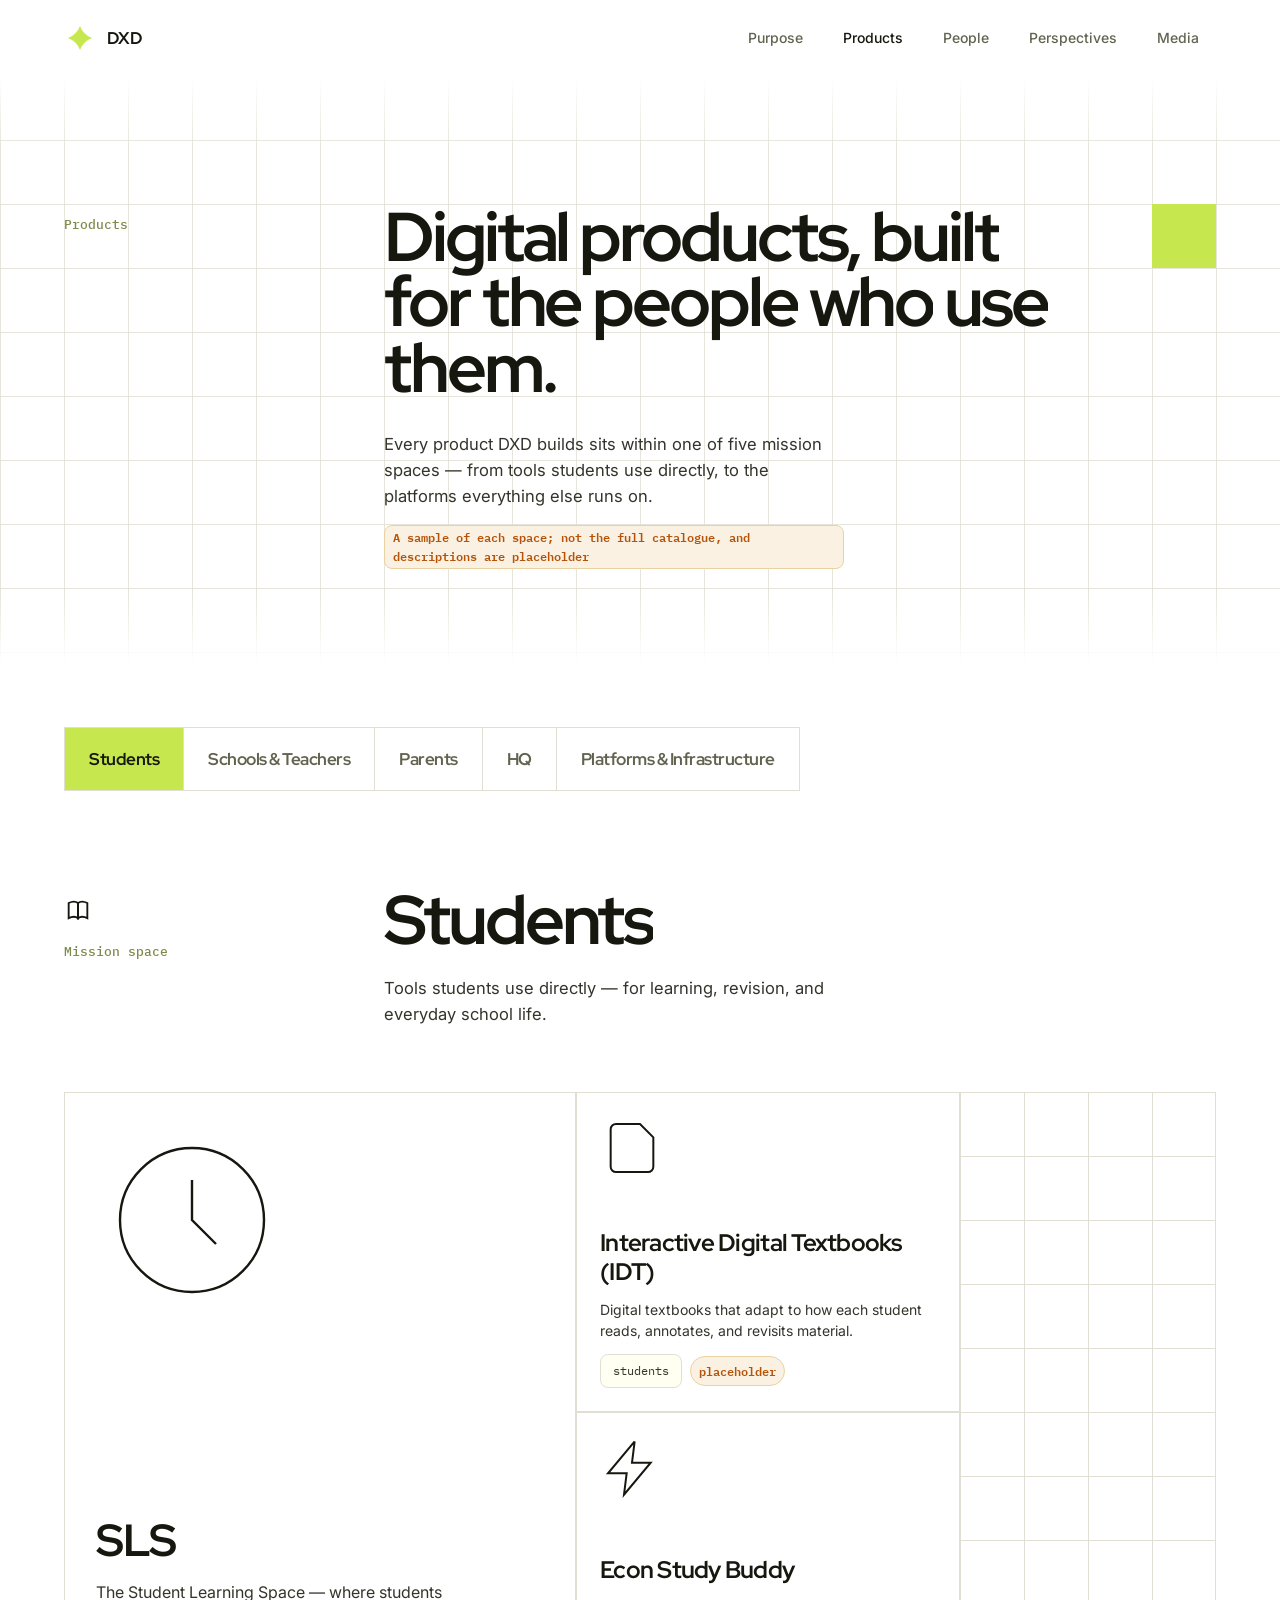
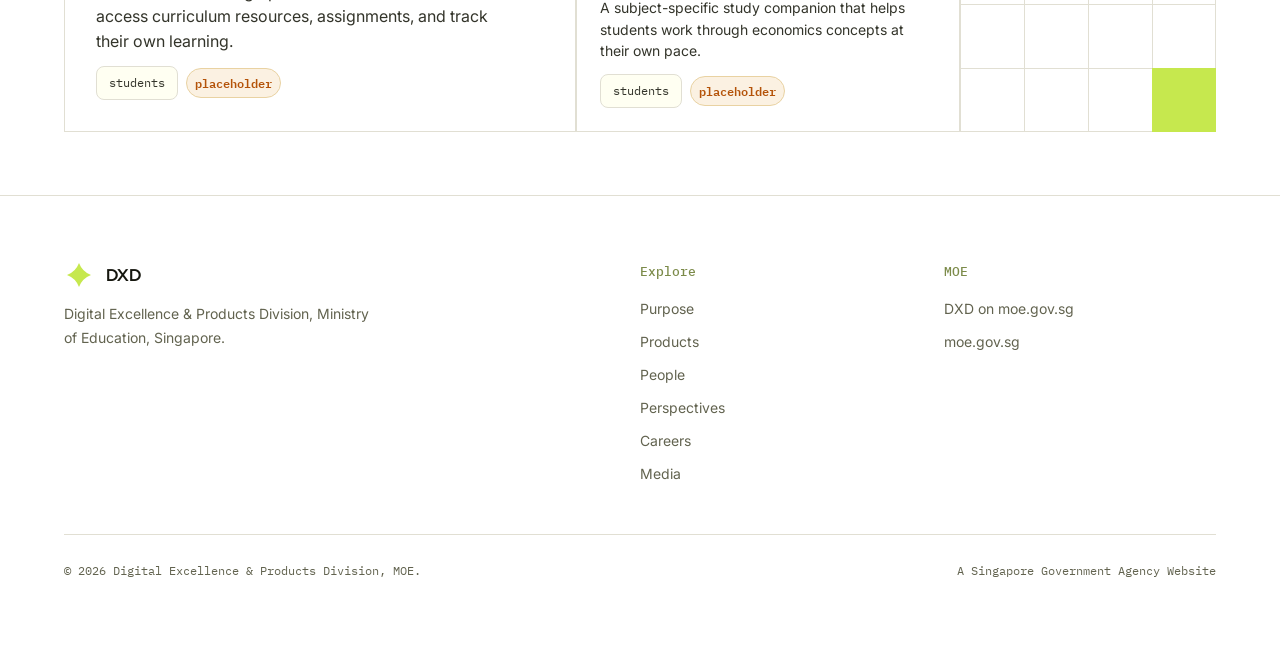
<file: products.html>
<!doctype html>
<html lang="en">
<head>
<meta charset="utf-8" />
<meta name="viewport" content="width=device-width, initial-scale=1" />
<title>Products — DXD</title>
<meta name="description" content="Digital products and services built by DXD, grouped by mission space — Students, Schools &amp; Teachers, Parents, HQ, and Platforms &amp; Infrastructure." />
<link rel="preconnect" href="https://fonts.googleapis.com">
<link rel="preconnect" href="https://fonts.gstatic.com" crossorigin>
<link href="https://fonts.googleapis.com/css2?family=Red+Hat+Display:wght@500;700&family=Inter:wght@400;500;600;700&family=IBM+Plex+Mono:wght@500;600&display=swap" rel="stylesheet">
<link rel="stylesheet" href="css/tokens.css?v=20260928b" />
<link rel="stylesheet" href="css/base.css?v=20260928b" />
<link rel="stylesheet" href="css/components.css?v=20260928b" />
</head>
<body>
<svg xmlns="http://www.w3.org/2000/svg" style="position:absolute; width:0; height:0; overflow:hidden" aria-hidden="true">

  <!-- ============ HERO MARK: compass / star, DXD's own geometric motif ============ -->
  <symbol id="mark-compass" viewBox="0 0 1000 1000">
    <defs>
      <mask id="mDiag" maskUnits="userSpaceOnUse" x="0" y="0" width="1000" height="1000">
        <line class="mc-mk mc-d" style="--mc-len:688; --mc-dur:.35s; --mc-delay:1s" x1="256.8" y1="256.8" x2="743.2" y2="743.2"/>
        <line class="mc-mk mc-d" style="--mc-len:688; --mc-dur:.35s; --mc-delay:1s" x1="743.2" y1="256.8" x2="256.8" y2="743.2"/>
      </mask>
      <mask id="mDia" maskUnits="userSpaceOnUse" x="0" y="0" width="1000" height="1000">
        <path class="mc-mk mc-d" style="--mc-len:886; --mc-dur:.35s; --mc-delay:1.45s" d="M500 343.4 L656.6 500 L500 656.6 L343.4 500 Z"/>
      </mask>
    </defs>

    <!-- construction axes -->
    <line class="mc-c mc-d" style="--mc-len:451; --mc-dur:.35s; --mc-delay:0s" x1="500" y1="500" x2="50" y2="500"/>
    <line class="mc-c mc-d" style="--mc-len:451; --mc-dur:.35s; --mc-delay:0s" x1="500" y1="500" x2="950" y2="500"/>
    <line class="mc-c mc-d" style="--mc-len:451; --mc-dur:.35s; --mc-delay:0s" x1="500" y1="500" x2="500" y2="50"/>
    <line class="mc-c mc-d" style="--mc-len:451; --mc-dur:.35s; --mc-delay:0s" x1="500" y1="500" x2="500" y2="950"/>

    <!-- outer guide circle -->
    <circle class="mc-c mc-d" style="--mc-len:2828; --mc-dur:.5s; --mc-delay:.25s" cx="500" cy="500" r="450" transform="rotate(-90 500 500)"/>

    <!-- square guide -->
    <path class="mc-c mc-d" style="--mc-len:2546; --mc-dur:.5s; --mc-delay:.5s" d="M181.8 181.8 H818.2 V818.2 H181.8 Z"/>

    <!-- diagonal guides: a moving mask (mc-mk) draws itself along the
         diagonal, and wherever it's opaque the dashed line underneath
         shows through — a progressive dash-reveal, not a plain fade. -->
    <g mask="url(#mDiag)">
      <line class="mc-dash" x1="256.8" y1="256.8" x2="743.2" y2="743.2"/>
      <line class="mc-dash" x1="743.2" y1="256.8" x2="256.8" y2="743.2"/>
    </g>

    <!-- inner guide circle -->
    <circle class="mc-c-soft mc-d" style="--mc-len:984; --mc-dur:.4s; --mc-delay:1.15s" cx="500" cy="500" r="156.6" transform="rotate(-90 500 500)"/>

    <!-- inner diamond guide: same moving-mask reveal as the diagonals -->
    <g mask="url(#mDia)">
      <path class="mc-dash" d="M500 343.4 L656.6 500 L500 656.6 L343.4 500 Z"/>
    </g>

    <!-- final mark: stroke-only outline, no fill, as designed -->
    <path class="mc-logo mc-d" style="--mc-len:2971; --mc-dur:1.1s; --mc-delay:1.7s; animation-timing-function:cubic-bezier(.45,0,.55,1)" d="M181.8 181.8 A394.1 394.1 0 0 0 818.2 181.8 A394.1 394.1 0 0 0 818.2 818.2 A394.1 394.1 0 0 0 181.8 818.2 A394.1 394.1 0 0 0 181.8 181.8"/>

    <!-- corner node dots -->
    <circle class="mc-pt node-in" style="--pop-delay:.75s" cx="181.8" cy="181.8" r="12"/>
    <circle class="mc-pt node-in" style="--pop-delay:.8s" cx="818.2" cy="181.8" r="12"/>
    <circle class="mc-pt node-in" style="--pop-delay:.85s" cx="818.2" cy="818.2" r="12"/>
    <circle class="mc-pt node-in" style="--pop-delay:.9s" cx="181.8" cy="818.2" r="12"/>
  </symbol>

  <!-- ============ Build & deliver: monitor + stacked blocks ============ -->
  <symbol id="illus-build" viewBox="0 0 220 180">
    <line x1="10" y1="160" x2="210" y2="160" stroke="var(--border)" stroke-width="1.5"/>
    <rect x="20" y="46" width="100" height="72" rx="8" fill="var(--surface)" stroke="var(--ink)" stroke-width="2.5"/>
    <path class="draw-line" style="--len:120" d="M40 66 L74 66" stroke="var(--ink)" stroke-width="2.5" stroke-linecap="round"/>
    <path class="draw-line" style="--len:90; --delay:120ms" d="M40 80 L92 80" stroke="var(--olive-line)" stroke-width="2.5" stroke-linecap="round"/>
    <path class="draw-line" style="--len:70" d="M40 94 L70 94" stroke="var(--ink)" stroke-width="2.5" stroke-linecap="round"/>
    <rect x="56" y="118" width="28" height="12" fill="var(--surface)" stroke="var(--ink)" stroke-width="2.5"/>
    <line x1="46" y1="130" x2="94" y2="130" stroke="var(--ink)" stroke-width="2.5" stroke-linecap="round"/>

    <g class="float-slow">
      <rect x="146" y="98" width="46" height="24" rx="5" fill="var(--surface)" stroke="var(--ink)" stroke-width="2.5"/>
      <rect x="152" y="70" width="34" height="24" rx="5" fill="var(--lime)" stroke="var(--ink)" stroke-width="2.5"/>
      <rect x="158" y="42" width="22" height="24" rx="5" fill="var(--surface)" stroke="var(--ink)" stroke-width="2.5"/>
    </g>
    <circle cx="34" cy="36" r="4" fill="var(--lime)" stroke="var(--ink)" stroke-width="2" class="doodle-pop"/>
  </symbol>

  <!-- ============ Accelerate AI adoption: lightbulb + sparks ============ -->
  <symbol id="illus-ai" viewBox="0 0 220 180">
    <line x1="10" y1="160" x2="210" y2="160" stroke="var(--border)" stroke-width="1.5"/>
    <g class="float-slow" style="transform-origin:110px 90px">
      <circle cx="110" cy="80" r="38" fill="var(--lime)" stroke="var(--ink)" stroke-width="2.5"/>
      <path d="M96 112 L124 112 L120 130 L100 130 Z" fill="var(--surface)" stroke="var(--ink)" stroke-width="2.5" stroke-linejoin="round"/>
      <line x1="101" y1="140" x2="119" y2="140" stroke="var(--ink)" stroke-width="2.5" stroke-linecap="round"/>
      <path d="M96 78 Q102 60 118 62" fill="none" stroke="var(--ink)" stroke-width="2" stroke-linecap="round" opacity=".6"/>
    </g>
    <g class="spin-slow" style="transform-origin:110px 80px">
      <path class="draw-line" style="--len:24" d="M110 16 L110 30" stroke="var(--ink)" stroke-width="2.5" stroke-linecap="round"/>
      <path class="draw-line" style="--len:24;--delay:150ms" d="M174 80 L160 80" stroke="var(--ink)" stroke-width="2.5" stroke-linecap="round"/>
      <path class="draw-line" style="--len:24;--delay:300ms" d="M46 80 L60 80" stroke="var(--ink)" stroke-width="2.5" stroke-linecap="round"/>
    </g>
    <path d="M162 40 L167 50 L177 55 L167 60 L162 70 L157 60 L147 55 L157 50 Z" fill="var(--surface)" stroke="var(--ink)" stroke-width="2" stroke-linejoin="round" class="doodle-pop"/>
    <circle cx="50" cy="46" r="4" fill="var(--lime)" stroke="var(--ink)" stroke-width="2" class="doodle-pop"/>
  </symbol>

  <!-- ============ Empower users: handing a tool up a small step ============ -->
  <symbol id="illus-empower" viewBox="0 0 220 180">
    <line x1="10" y1="160" x2="210" y2="160" stroke="var(--border)" stroke-width="1.5"/>
    <rect x="128" y="132" width="30" height="28" fill="var(--surface-2)" stroke="var(--border)" stroke-width="1.5"/>
    <rect x="158" y="110" width="30" height="50" fill="var(--surface-2)" stroke="var(--border)" stroke-width="1.5"/>

    <!-- figure A (shorter, giving) -->
    <g class="float-slow">
      <circle cx="58" cy="88" r="14" fill="var(--surface)" stroke="var(--ink)" stroke-width="2.5"/>
      <circle cx="53" cy="86" r="1.8" fill="var(--ink)"/>
      <circle cx="63" cy="86" r="1.8" fill="var(--ink)"/>
      <path d="M53.5 92.5 Q58 95.5 62.5 92.5" stroke="var(--ink)" stroke-width="1.6" fill="none" stroke-linecap="round"/>
      <path d="M42 160 L44 122 Q44 112 58 112 Q72 112 72 122 L74 160 Z" fill="var(--surface)" stroke="var(--ink)" stroke-width="2.5" stroke-linejoin="round"/>
      <path d="M70 118 L96 104" stroke="var(--ink)" stroke-width="2.5" stroke-linecap="round"/>
    </g>

    <!-- tool being passed -->
    <rect x="92" y="92" width="18" height="18" rx="4" fill="var(--lime)" stroke="var(--ink)" stroke-width="2.5" class="doodle-pop"/>

    <!-- figure B (taller, receiving, standing on step) -->
    <g class="float-slower">
      <circle cx="150" cy="66" r="14" fill="var(--lime)" stroke="var(--ink)" stroke-width="2.5"/>
      <circle cx="145" cy="64" r="1.8" fill="var(--ink)"/>
      <circle cx="155" cy="64" r="1.8" fill="var(--ink)"/>
      <path d="M145.5 70.5 Q150 73.5 154.5 70.5" stroke="var(--ink)" stroke-width="1.6" fill="none" stroke-linecap="round"/>
      <path d="M134 132 L136 100 Q136 90 150 90 Q164 90 164 100 L166 132 Z" fill="var(--surface)" stroke="var(--ink)" stroke-width="2.5" stroke-linejoin="round"/>
      <path d="M136 96 L112 100" stroke="var(--ink)" stroke-width="2.5" stroke-linecap="round" class="doodle-react" style="--react-origin:136px 96px; --react-delay:1.7s"/>
    </g>
    <circle cx="30" cy="40" r="4" fill="var(--lime)" stroke="var(--ink)" stroke-width="2" class="doodle-pop"/>
  </symbol>

  <!-- ============ People CTA: high five ============ -->
  <symbol id="illus-people-cta" viewBox="0 0 200 160">
    <line x1="10" y1="146" x2="190" y2="146" stroke="var(--border)" stroke-width="1.5"/>
    <g>
      <circle cx="58" cy="70" r="14" fill="var(--surface)" stroke="var(--ink)" stroke-width="2.5"/>
      <circle cx="53" cy="68" r="1.8" fill="var(--ink)"/>
      <circle cx="63" cy="68" r="1.8" fill="var(--ink)"/>
      <path d="M53 75 Q58 79.5 63 75" stroke="var(--ink)" stroke-width="1.6" fill="none" stroke-linecap="round"/>
      <path d="M42 146 L44 108 Q44 98 58 98 Q72 98 72 108 L74 146 Z" fill="var(--surface)" stroke="var(--ink)" stroke-width="2.5" stroke-linejoin="round"/>
      <path d="M70 104 L98 74" stroke="var(--ink)" stroke-width="2.5" stroke-linecap="round"/>
    </g>
    <g>
      <circle cx="142" cy="70" r="14" fill="var(--lime)" stroke="var(--ink)" stroke-width="2.5"/>
      <circle cx="137" cy="68" r="1.8" fill="var(--ink)"/>
      <circle cx="147" cy="68" r="1.8" fill="var(--ink)"/>
      <path d="M137 75 Q142 79.5 147 75" stroke="var(--ink)" stroke-width="1.6" fill="none" stroke-linecap="round"/>
      <path d="M126 146 L128 108 Q128 98 142 98 Q156 98 156 108 L158 146 Z" fill="var(--surface)" stroke="var(--ink)" stroke-width="2.5" stroke-linejoin="round"/>
      <path d="M130 104 L102 74" stroke="var(--ink)" stroke-width="2.5" stroke-linecap="round" class="doodle-react" style="--react-origin:130px 104px; --react-delay:1.6s"/>
    </g>
    <g class="doodle-pop">
      <path class="draw-line" style="--len:14" d="M100 58 L100 46" stroke="var(--ink)" stroke-width="2.5" stroke-linecap="round"/>
      <path class="draw-line" style="--len:14;--delay:100ms" d="M88 66 L78 58" stroke="var(--ink)" stroke-width="2.5" stroke-linecap="round"/>
      <path class="draw-line" style="--len:14;--delay:200ms" d="M112 66 L122 58" stroke="var(--ink)" stroke-width="2.5" stroke-linecap="round"/>
    </g>
  </symbol>

  <!-- ============ Story featured scene: results board ============ -->
  <symbol id="illus-story-featured" viewBox="0 0 400 260">
    <line x1="0" y1="220" x2="400" y2="220" stroke="var(--border)" stroke-width="1.5"/>
    <circle cx="340" cy="46" r="26" fill="var(--lime)" stroke="var(--ink)" stroke-width="2.5" class="float-slow"/>
    <rect x="70" y="70" width="220" height="150" rx="10" fill="var(--surface)" stroke="var(--ink)" stroke-width="2.5"/>
    <line x1="94" y1="100" x2="200" y2="100" stroke="var(--ink)" stroke-width="2.5" stroke-linecap="round"/>
    <line x1="94" y1="116" x2="170" y2="116" stroke="var(--olive-line)" stroke-width="2.5" stroke-linecap="round"/>
    <g class="float-slower">
      <rect x="94" y="150" width="20" height="46" fill="var(--surface-2)" stroke="var(--ink)" stroke-width="2"/>
      <rect x="122" y="130" width="20" height="66" fill="var(--lime)" stroke="var(--ink)" stroke-width="2"/>
      <rect x="150" y="160" width="20" height="36" fill="var(--surface-2)" stroke="var(--ink)" stroke-width="2"/>
      <rect x="178" y="112" width="20" height="84" fill="var(--lime)" stroke="var(--ink)" stroke-width="2"/>
    </g>
    <circle cx="52" cy="188" r="5" fill="var(--lime)" stroke="var(--ink)" stroke-width="2" class="doodle-pop"/>
  </symbol>

  <!-- ============ Generic photo placeholder (story grid) ============ -->
  <symbol id="illus-photo-generic" viewBox="0 0 200 130">
    <circle cx="158" cy="30" r="14" fill="var(--lime)" stroke="var(--ink)" stroke-width="2" class="doodle-pop"/>
    <path d="M10 110 L60 66 L92 92 L128 54 L190 110 Z" fill="var(--surface)" stroke="var(--ink)" stroke-width="2.5" stroke-linejoin="round"/>
  </symbol>

  <!-- ============ Sketchy filters: loose hand-drawn wobble ============ -->
  <filter id="sketchy-anim" x="-20%" y="-20%" width="140%" height="140%">
    <feTurbulence type="turbulence" baseFrequency="0.01" numOctaves="2" seed="4" result="noise">
      <animate attributeName="seed" values="2;5;9;3;7;2" dur="1.8s" calcMode="discrete" repeatCount="indefinite"/>
    </feTurbulence>
    <feDisplacementMap in="SourceGraphic" in2="noise" scale="8" xChannelSelector="R" yChannelSelector="G"/>
  </filter>
  <filter id="sketchy-still" x="-20%" y="-20%" width="140%" height="140%">
    <feTurbulence type="turbulence" baseFrequency="0.01" numOctaves="2" seed="4" result="noise"/>
    <feDisplacementMap in="SourceGraphic" in2="noise" scale="8" xChannelSelector="R" yChannelSelector="G"/>
  </filter>

</svg>

<header class="site-header">
  <nav class="container nav">
    <a href="index.html" class="nav-logo">
      <svg class="mark" viewBox="0 0 32 32" fill="none"><path d="M16 3.2 Q19.5,12.5 28.8,16 Q19.5,19.5 16,28.8 Q12.5,19.5 3.2,16 Q12.5,12.5 16,3.2 Z" fill="var(--lime)"/></svg>
      <span>DXD</span>
    </a>
    <ul class="nav-links">
      <li><a href="index.html">Purpose</a></li>
      <li><a href="products.html" aria-current="page">Products</a></li>
      <li><a href="people.html">People</a></li>
      <li><a href="perspectives.html">Perspectives</a></li>
      <li><a href="media.html">Media</a></li>
    </ul>
    <button class="nav-toggle" aria-label="Toggle menu" aria-expanded="false">
      <svg viewBox="0 0 24 24" fill="none" stroke="currentColor" stroke-width="2"><path d="M4 6h16M4 12h16M4 18h16"/></svg>
    </button>
  </nav>
</header>

<main>
<div class="canvas">
  <section class="blueprint page-hero">
    <div class="container page-hero-inner">
      <p class="eyebrow page-hero-label" data-reveal="left">Products</p>
      <div class="page-hero-main">
        <h1 data-split>Digital products, built for the people who use them.</h1>
        <p class="lede" data-reveal="up" style="--d:450ms">Every product DXD builds sits within one of five mission spaces — from tools students use directly, to the platforms everything else runs on. <span class="placeholder-badge">A sample of each space; not the full catalogue, and descriptions are placeholder</span></p>
      </div>
      <span class="grid-cell-lime page-hero-cell" data-cell-step aria-hidden="true"></span>
    </div>
  </section>

  <section class="tight">
    <div class="container cq">
      <div class="tab-list" role="tablist" aria-label="Mission spaces">
        <button type="button" class="tab-chip active" role="tab" aria-selected="true" aria-controls="panel-students" id="tab-students" data-target="students" tabindex="0">Students</button>
        <button type="button" class="tab-chip" role="tab" aria-selected="false" aria-controls="panel-schools-teachers" id="tab-schools-teachers" data-target="schools-teachers" tabindex="-1">Schools &amp; Teachers</button>
        <button type="button" class="tab-chip" role="tab" aria-selected="false" aria-controls="panel-parents" id="tab-parents" data-target="parents" tabindex="-1">Parents</button>
        <button type="button" class="tab-chip" role="tab" aria-selected="false" aria-controls="panel-hq" id="tab-hq" data-target="hq" tabindex="-1">HQ</button>
        <button type="button" class="tab-chip" role="tab" aria-selected="false" aria-controls="panel-platforms" id="tab-platforms" data-target="platforms" tabindex="-1">Platforms &amp; Infrastructure</button>
      </div>

      <!-- ============ Panel: Students ============ -->
      <div id="panel-students" class="tab-panel active" role="tabpanel" aria-labelledby="tab-students" tabindex="0">
        <div class="side-head space-head">
          <div class="side-head-label"><span class="line-icon" aria-hidden="true"><svg width="22" height="22" viewBox="0 0 24 24" fill="none" stroke="currentColor" stroke-width="2"><path d="M4 6c3-1.5 6-1.5 8 0v13c-2-1.5-5-1.5-8 0V6z"/><path d="M20 6c-3-1.5-6-1.5-8 0v13c2-1.5 5-1.5 8 0V6z"/></svg></span><p class="eyebrow">Mission space</p></div>
          <div>
            <h2 class="side-head-title">Students</h2>
            <p class="side-head-text">Tools students use directly — for learning, revision, and everyday school life.</p>
          </div>
        </div>
        <div class="work-grid work-grid--tall">
          <div class="work-tile work-tile--static work-tile--lg" data-reveal="wipe-right" style="--d:100ms">
            <span class="work-icon" aria-hidden="true"><svg viewBox="0 0 24 24" fill="none" stroke="currentColor" stroke-width="1.5"><circle pathLength="1" cx="12" cy="12" r="9"/><path pathLength="1" d="M12 7v5l3 3"/></svg></span>
            <div class="work-body">
              <h3>SLS</h3>
              <span class="work-desc">The Student Learning Space — where students access curriculum resources, assignments, and track their own learning.</span>
              <span class="work-tags"><span class="pill-mono">students</span> <span class="placeholder-badge">placeholder</span></span>
            </div>
          </div>
          <div class="work-tile work-tile--static work-tile--a" data-reveal="wipe-down" style="--d:250ms">
            <span class="work-icon" aria-hidden="true"><svg viewBox="0 0 24 24" fill="none" stroke="currentColor" stroke-width="1.5"><path pathLength="1" d="M4 19V5a2 2 0 012-2h9l5 5v11a2 2 0 01-2 2H6a2 2 0 01-2-2z"/></svg></span>
            <div class="work-body">
              <h3>Interactive Digital Textbooks (IDT)</h3>
              <span class="work-desc">Digital textbooks that adapt to how each student reads, annotates, and revisits material.</span>
              <span class="work-tags"><span class="pill-mono">students</span> <span class="placeholder-badge">placeholder</span></span>
            </div>
          </div>
          <div class="work-tile work-tile--static work-tile--b" data-reveal="wipe-up" style="--d:380ms">
            <span class="work-icon" aria-hidden="true"><svg viewBox="0 0 24 24" fill="none" stroke="currentColor" stroke-width="1.5"><path pathLength="1" d="M13 2L3 14h7l-1 8 10-12h-7l1-8z"/></svg></span>
            <div class="work-body">
              <h3>Econ Study Buddy</h3>
              <span class="work-desc">A subject-specific study companion that helps students work through economics concepts at their own pace.</span>
              <span class="work-tags"><span class="pill-mono">students</span> <span class="placeholder-badge">placeholder</span></span>
            </div>
          </div>
          <span class="grid-cell-lime work-cell" aria-hidden="true"></span>
        </div>
      </div>

      <!-- ============ Panel: Schools & Teachers ============ -->
      <div id="panel-schools-teachers" class="tab-panel" role="tabpanel" aria-labelledby="tab-schools-teachers" tabindex="0">
        <div class="side-head space-head">
          <div class="side-head-label"><span class="line-icon" aria-hidden="true"><svg width="22" height="22" viewBox="0 0 24 24" fill="none" stroke="currentColor" stroke-width="2"><path d="M3 21h18M5 21V9l7-5 7 5v12M9 21v-6h6v6"/></svg></span><p class="eyebrow">Mission space</p></div>
          <div>
            <h2 class="side-head-title">Schools &amp; Teachers</h2>
            <p class="side-head-text">Systems that run the school day — from lesson planning to student wellbeing.</p>
          </div>
        </div>
        <div class="work-grid work-grid--tall">
          <div class="work-tile work-tile--static work-tile--lg" data-reveal="wipe-right" style="--d:100ms">
            <span class="work-icon" aria-hidden="true"><svg viewBox="0 0 24 24" fill="none" stroke="currentColor" stroke-width="1.5"><path pathLength="1" d="M12 2l9 5v10l-9 5-9-5V7z"/></svg></span>
            <div class="work-body">
              <h3>Teacher Workspace</h3>
              <span class="work-desc">Calm, reliable tools that give teachers back time — marks, attendance, and lesson planning.</span>
              <span class="work-tags"><span class="pill-mono">schools</span> <span class="placeholder-badge">placeholder</span></span>
            </div>
          </div>
          <div class="work-tile work-tile--static work-tile--a" data-reveal="wipe-down" style="--d:250ms">
            <span class="work-icon" aria-hidden="true"><svg viewBox="0 0 24 24" fill="none" stroke="currentColor" stroke-width="1.5"><path pathLength="1" d="M12 20V10M18 20V4M6 20v-4"/></svg></span>
            <div class="work-body">
              <h3>School Cockpit+</h3>
              <span class="work-desc">A single dashboard for school leaders to see attendance, performance, and operational data at a glance.</span>
              <span class="work-tags"><span class="pill-mono">schools</span> <span class="placeholder-badge">placeholder</span></span>
            </div>
          </div>
          <div class="work-tile work-tile--static work-tile--b" data-reveal="wipe-up" style="--d:380ms">
            <span class="work-icon" aria-hidden="true"><svg viewBox="0 0 24 24" fill="none" stroke="currentColor" stroke-width="1.5"><path pathLength="1" d="M20.8 4.6a5.5 5.5 0 00-7.8 0L12 5.6l-1-1a5.5 5.5 0 00-7.8 7.8l1 1L12 21l7.8-7.8 1-1a5.5 5.5 0 000-7.8z"/></svg></span>
            <div class="work-body">
              <h3>Social Emotional (SE) Connect</h3>
              <span class="work-desc">Helps teachers track and respond to students' social-emotional wellbeing over time.</span>
              <span class="work-tags"><span class="pill-mono">schools</span> <span class="placeholder-badge">placeholder</span></span>
            </div>
          </div>
          <span class="grid-cell-lime work-cell" aria-hidden="true"></span>
        </div>
      </div>

      <!-- ============ Panel: Parents ============ -->
      <div id="panel-parents" class="tab-panel" role="tabpanel" aria-labelledby="tab-parents" tabindex="0">
        <div class="side-head space-head">
          <div class="side-head-label"><span class="line-icon" aria-hidden="true"><svg width="22" height="22" viewBox="0 0 24 24" fill="none" stroke="currentColor" stroke-width="2"><circle cx="8" cy="8" r="3"/><circle cx="17" cy="8" r="3"/><path d="M2 21v-2a5 5 0 015-5h2M14 21v-2a5 5 0 015-5h1"/></svg></span><p class="eyebrow">Mission space</p></div>
          <div>
            <h2 class="side-head-title">Parents</h2>
            <p class="side-head-text">How parents stay connected — communication, registration, and support.</p>
          </div>
        </div>
        <div class="work-grid work-grid--tall">
          <div class="work-tile work-tile--static work-tile--lg" data-reveal="wipe-right" style="--d:100ms">
            <span class="work-icon" aria-hidden="true"><svg viewBox="0 0 24 24" fill="none" stroke="currentColor" stroke-width="1.5"><path pathLength="1" d="M3 11l18-8-8 18-2-8-8-2z"/></svg></span>
            <div class="work-body">
              <h3>Parents Gateway</h3>
              <span class="work-desc">The main channel for parents to receive school notices, give consent, and stay informed.</span>
              <span class="work-tags"><span class="pill-mono">parents</span> <span class="placeholder-badge">placeholder</span></span>
            </div>
          </div>
          <div class="work-tile work-tile--static work-tile--a" data-reveal="wipe-down" style="--d:250ms">
            <span class="work-icon" aria-hidden="true"><svg viewBox="0 0 24 24" fill="none" stroke="currentColor" stroke-width="1.5"><rect pathLength="1" x="4" y="4" width="16" height="16" rx="2"/><path pathLength="1" d="M4 9h16"/></svg></span>
            <div class="work-body">
              <h3>Schoolbag.sg</h3>
              <span class="work-desc">A public portal where parents and the community can browse school and programme information.</span>
              <span class="work-tags"><span class="pill-mono">parents</span> <span class="placeholder-badge">placeholder</span></span>
            </div>
          </div>
          <div class="work-tile work-tile--static work-tile--b" data-reveal="wipe-up" style="--d:380ms">
            <span class="work-icon" aria-hidden="true"><svg viewBox="0 0 24 24" fill="none" stroke="currentColor" stroke-width="1.5"><rect pathLength="1" x="3" y="3" width="18" height="18" rx="2"/><path pathLength="1" d="M8 12h8M8 8h8M8 16h5"/></svg></span>
            <div class="work-body">
              <h3>OnePlacement</h3>
              <span class="work-desc">Where parents register and track school placement and posting exercises.</span>
              <span class="work-tags"><span class="pill-mono">parents</span> <span class="placeholder-badge">placeholder</span></span>
            </div>
          </div>
          <span class="grid-cell-lime work-cell" aria-hidden="true"></span>
        </div>
      </div>

      <!-- ============ Panel: HQ ============ -->
      <div id="panel-hq" class="tab-panel" role="tabpanel" aria-labelledby="tab-hq" tabindex="0">
        <div class="side-head space-head">
          <div class="side-head-label"><span class="line-icon" aria-hidden="true"><svg width="22" height="22" viewBox="0 0 24 24" fill="none" stroke="currentColor" stroke-width="2"><rect x="5" y="3" width="14" height="18" rx="1"/><path d="M9 8h1M14 8h1M9 12h1M14 12h1M9 16h1M14 16h1"/></svg></span><p class="eyebrow">Mission space</p></div>
          <div>
            <h2 class="side-head-title">HQ</h2>
            <p class="side-head-text">The systems that keep MOE running — HR, finance, and records.</p>
          </div>
        </div>
        <div class="work-grid work-grid--tall">
          <div class="work-tile work-tile--static work-tile--lg" data-reveal="wipe-right" style="--d:100ms">
            <span class="work-icon" aria-hidden="true"><svg viewBox="0 0 24 24" fill="none" stroke="currentColor" stroke-width="1.5"><circle pathLength="1" cx="12" cy="8" r="4"/><path pathLength="1" d="M4 21v-1a8 8 0 0116 0v1"/></svg></span>
            <div class="work-body">
              <h3>HROnline</h3>
              <span class="work-desc">MOE's internal system for staff records, leave, and HR transactions.</span>
              <span class="work-tags"><span class="pill-mono">hq</span> <span class="placeholder-badge">placeholder</span></span>
            </div>
          </div>
          <div class="work-tile work-tile--static work-tile--a" data-reveal="wipe-down" style="--d:250ms">
            <span class="work-icon" aria-hidden="true"><svg viewBox="0 0 24 24" fill="none" stroke="currentColor" stroke-width="1.5"><path pathLength="1" d="M12 1v22M17 5H9.5a3.5 3.5 0 000 7h5a3.5 3.5 0 010 7H6"/></svg></span>
            <div class="work-body">
              <h3>Integrated Student Finance Systems (ISFS)</h3>
              <span class="work-desc">Manages student-related financial schemes, grants, and disbursements across schools.</span>
              <span class="work-tags"><span class="pill-mono">hq</span> <span class="placeholder-badge">placeholder</span></span>
            </div>
          </div>
          <div class="work-tile work-tile--static work-tile--b" data-reveal="wipe-up" style="--d:380ms">
            <span class="work-icon" aria-hidden="true"><svg viewBox="0 0 24 24" fill="none" stroke="currentColor" stroke-width="1.5"><path pathLength="1" d="M4 4h16v6H4zM4 14h16v6H4z"/></svg></span>
            <div class="work-body">
              <h3>Integrated Record Mgmt System (IRMS)</h3>
              <span class="work-desc">The record-keeping backbone for official documentation across the Ministry.</span>
              <span class="work-tags"><span class="pill-mono">hq</span> <span class="placeholder-badge">placeholder</span></span>
            </div>
          </div>
          <span class="grid-cell-lime work-cell" aria-hidden="true"></span>
        </div>
      </div>

      <!-- ============ Panel: Platforms & Infrastructure ============ -->
      <div id="panel-platforms" class="tab-panel" role="tabpanel" aria-labelledby="tab-platforms" tabindex="0">
        <div class="side-head space-head">
          <div class="side-head-label"><span class="line-icon" aria-hidden="true"><svg width="22" height="22" viewBox="0 0 24 24" fill="none" stroke="currentColor" stroke-width="2"><path d="M12 3l9 5-9 5-9-5 9-5z"/><path d="M3 13l9 5 9-5"/></svg></span><p class="eyebrow">Mission space</p></div>
          <div>
            <h2 class="side-head-title">Platforms &amp; Infrastructure</h2>
            <p class="side-head-text">The shared foundations other products are built on — data, AI, identity, and platform engineering.</p>
          </div>
        </div>
        <div class="work-grid work-grid--tall">
          <div class="work-tile work-tile--static work-tile--lg" data-reveal="wipe-right" style="--d:100ms">
            <span class="work-icon" aria-hidden="true"><svg viewBox="0 0 24 24" fill="none" stroke="currentColor" stroke-width="1.5"><path pathLength="1" d="M4 19h16M8 19V9M13 19V5M18 19v-7"/></svg></span>
            <div class="work-body">
              <h3>Data Visualisation Platform (DVP)</h3>
              <span class="work-desc">Turns MOE's data programmes into dashboards and visual reports teams can actually use.</span>
              <span class="work-tags"><span class="pill-mono">platforms</span> <span class="placeholder-badge">placeholder</span></span>
            </div>
          </div>
          <div class="work-tile work-tile--static work-tile--a" data-reveal="wipe-down" style="--d:250ms">
            <span class="work-icon" aria-hidden="true"><svg viewBox="0 0 24 24" fill="none" stroke="currentColor" stroke-width="1.5"><circle pathLength="1" cx="12" cy="12" r="9"/><path pathLength="1" d="M9 12l2 2 4-4"/></svg></span>
            <div class="work-body">
              <h3>Mark.ly</h3>
              <span class="work-desc">An AI-assisted marking tool that helps teachers grade faster and more consistently.</span>
              <span class="work-tags"><span class="pill-mono">platforms</span> <span class="placeholder-badge">placeholder</span></span>
            </div>
          </div>
          <div class="work-tile work-tile--static work-tile--b" data-reveal="wipe-up" style="--d:380ms">
            <span class="work-icon" aria-hidden="true"><svg viewBox="0 0 24 24" fill="none" stroke="currentColor" stroke-width="1.5"><rect pathLength="1" x="3" y="6" width="18" height="12" rx="2"/><path pathLength="1" d="M3 10h18"/><circle pathLength="1" cx="7" cy="15" r="1"/></svg></span>
            <div class="work-body">
              <h3>EduPass</h3>
              <span class="work-desc">The shared identity layer behind sign-in across MOE's digital products.</span>
              <span class="work-tags"><span class="pill-mono">platforms</span> <span class="placeholder-badge">placeholder</span></span>
            </div>
          </div>
          <span class="grid-cell-lime work-cell" aria-hidden="true"></span>
        </div>
      </div>

    </div>
  </section>
</div>
</main>

<footer class="site-footer">
  <div class="container">
    <div class="footer-grid">
      <div>
        <a href="index.html" class="nav-logo" style="margin-bottom:var(--space-3)">
          <svg class="mark" viewBox="0 0 32 32" fill="none"><path d="M16 3.2 Q19.5,12.5 28.8,16 Q19.5,19.5 16,28.8 Q12.5,19.5 3.2,16 Q12.5,12.5 16,3.2 Z" fill="var(--lime)"/></svg>
          <span>DXD</span>
        </a>
        <p style="max-width:320px; font-size:var(--text-sm)">Digital Excellence &amp; Products Division, Ministry of Education, Singapore.</p>
      </div>
      <div>
        <p class="footer-cols-title">Explore</p>
        <ul class="footer-links">
          <li><a href="index.html">Purpose</a></li>
          <li><a href="products.html">Products</a></li>
          <li><a href="people.html">People</a></li>
          <li><a href="perspectives.html">Perspectives</a></li>
          <li><a href="people.html#careers">Careers</a></li>
          <li><a href="media.html">Media</a></li>
        </ul>
      </div>
      <div>
        <p class="footer-cols-title">MOE</p>
        <ul class="footer-links">
          <li><a href="https://www.moe.gov.sg/about-us/organisation-structure/dxd" target="_blank" rel="noopener">DXD on moe.gov.sg</a></li>
          <li><a href="https://www.moe.gov.sg" target="_blank" rel="noopener">moe.gov.sg</a></li>
        </ul>
      </div>
    </div>
    <div class="footer-bottom">
      <span>© 2026 Digital Excellence &amp; Products Division, MOE.</span>
      <span>A Singapore Government Agency Website</span>
    </div>
  </div>
</footer>

<script src="js/main.js?v=20260928b"></script>
<script src="js/motion.js?v=20260928b"></script>
</body>
</html>
</file>
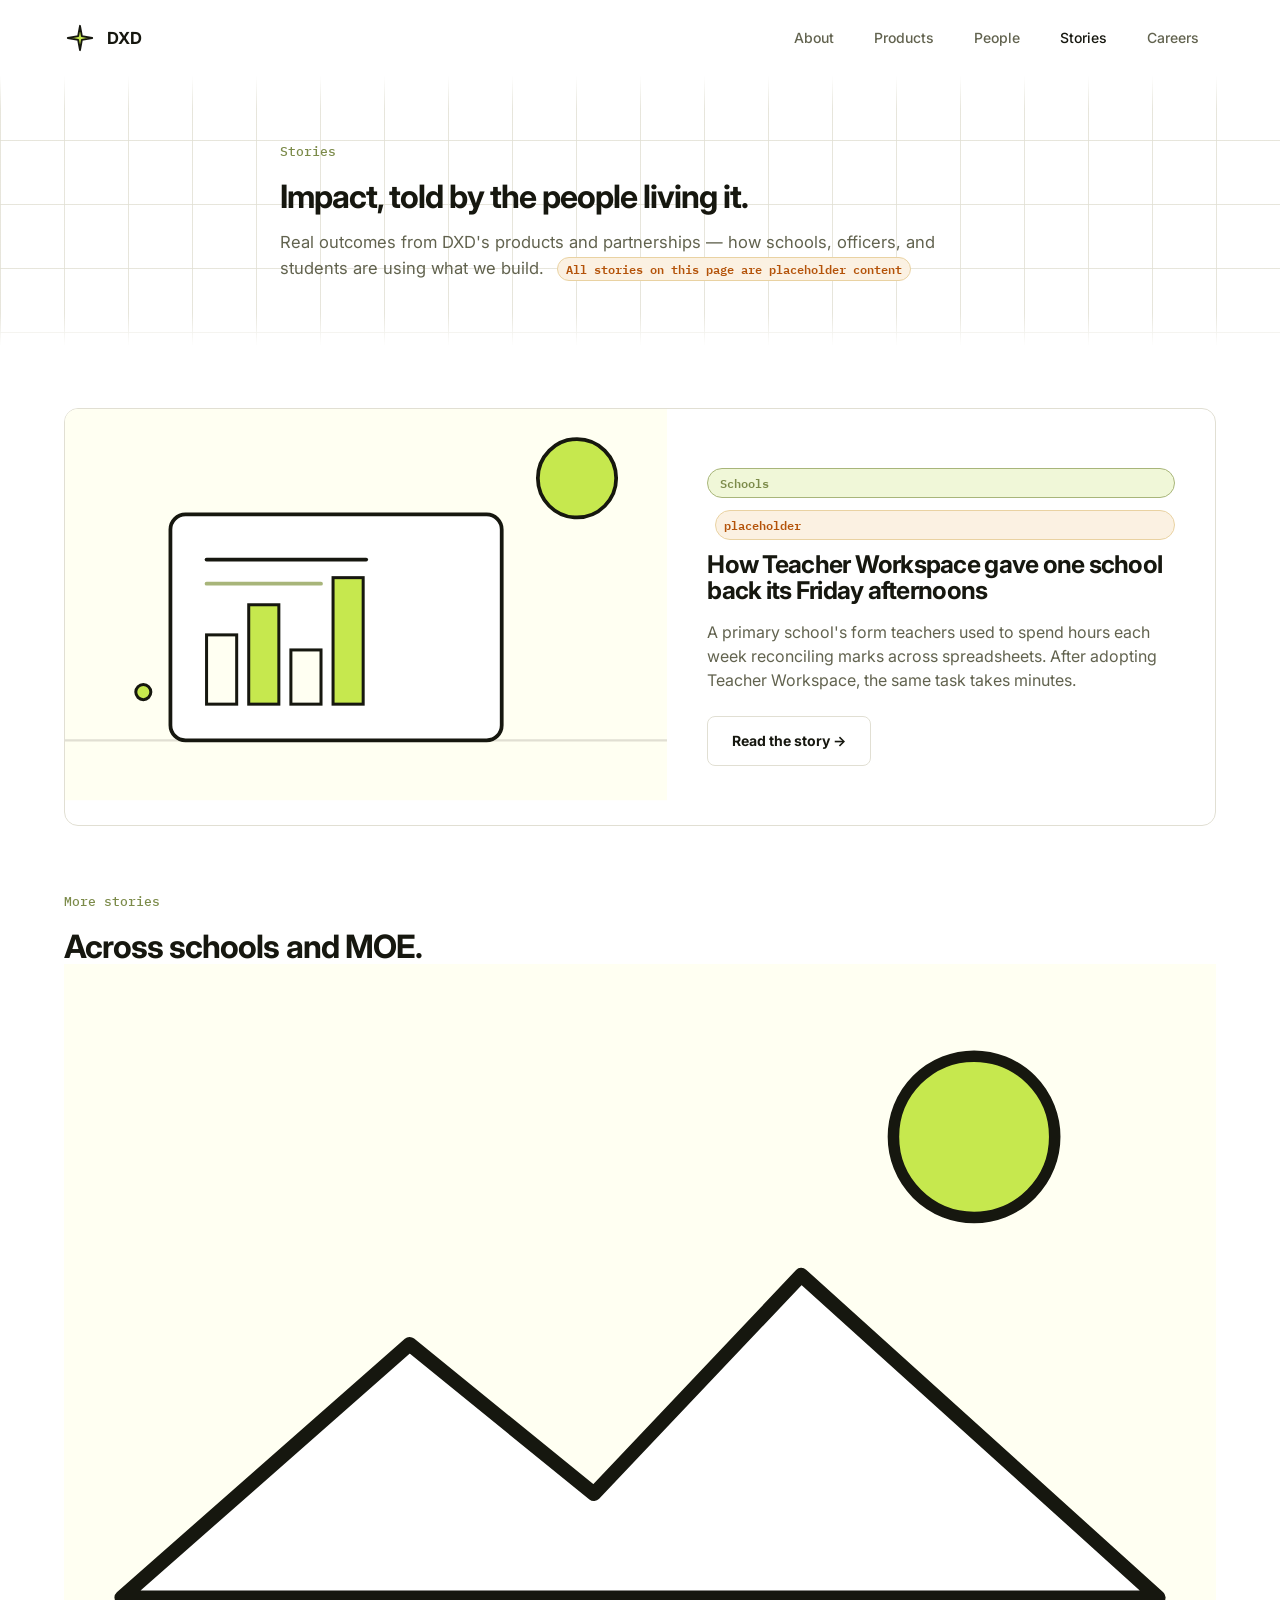
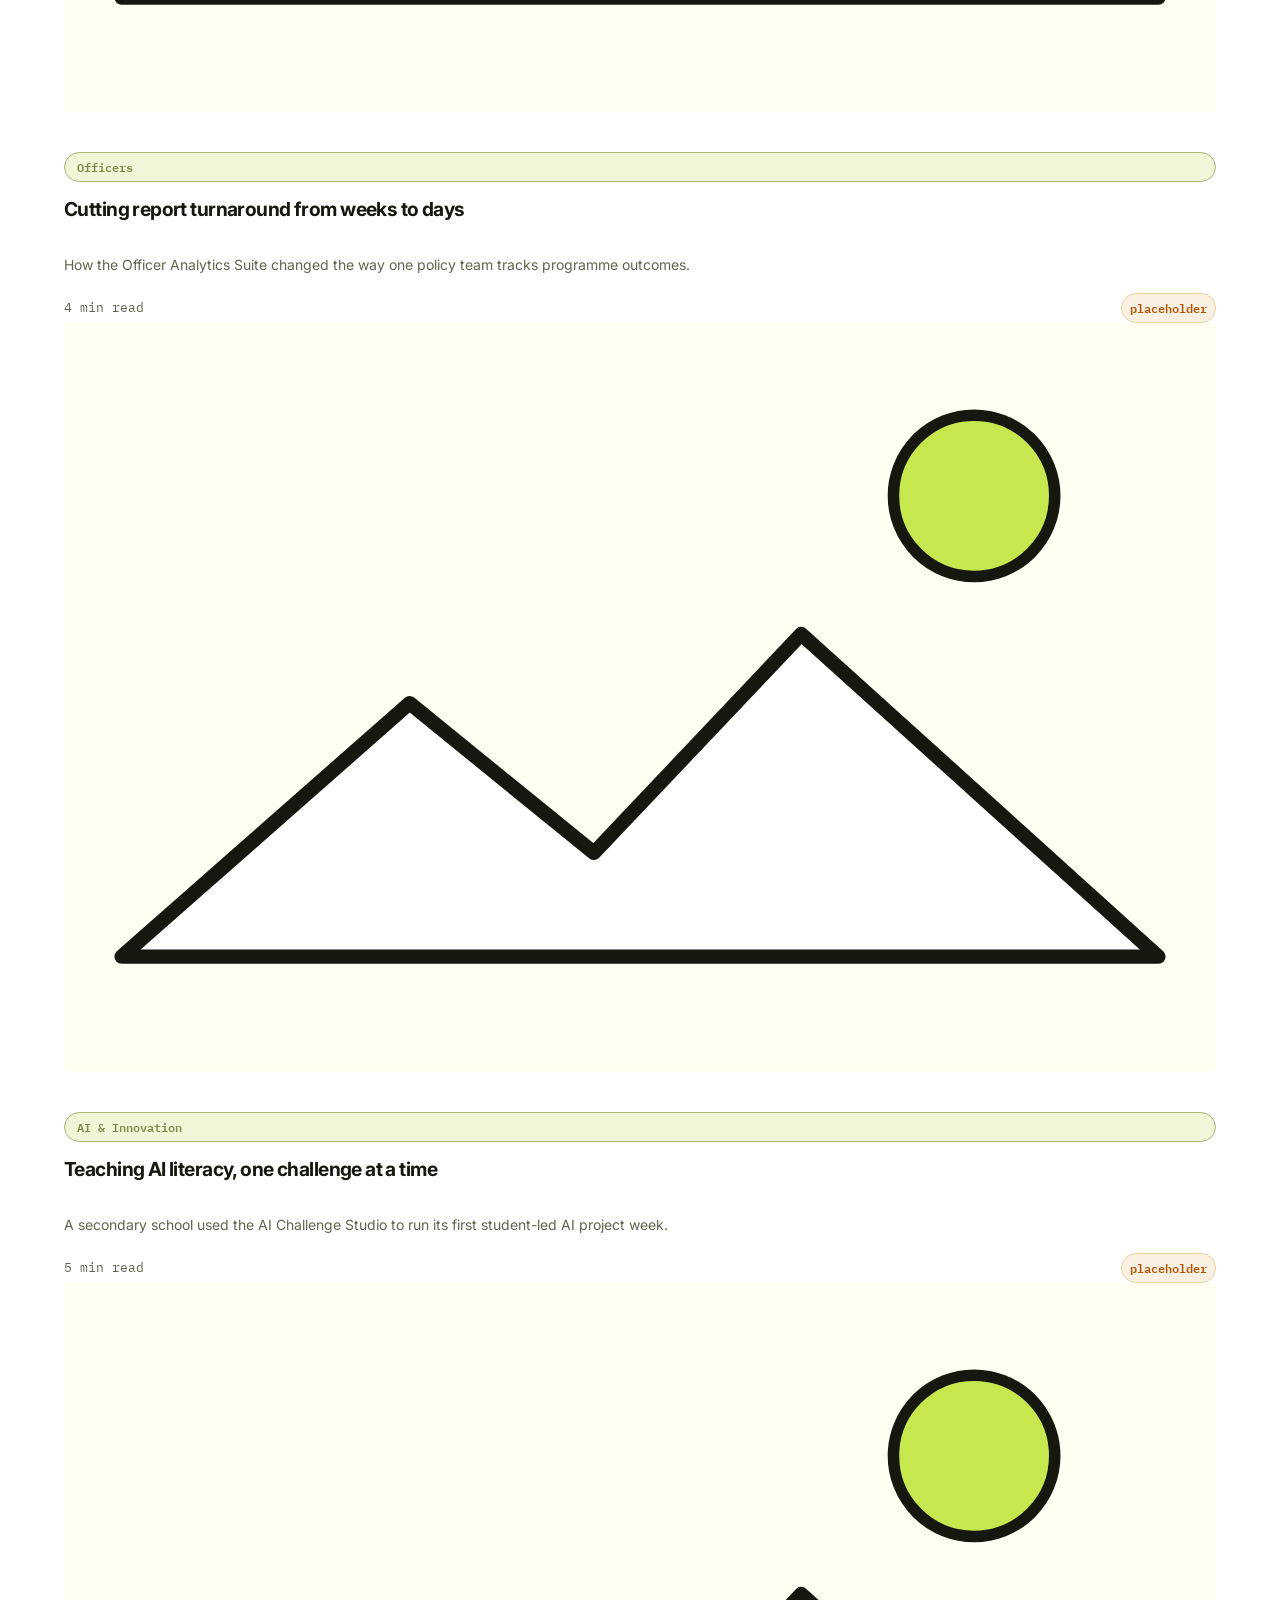
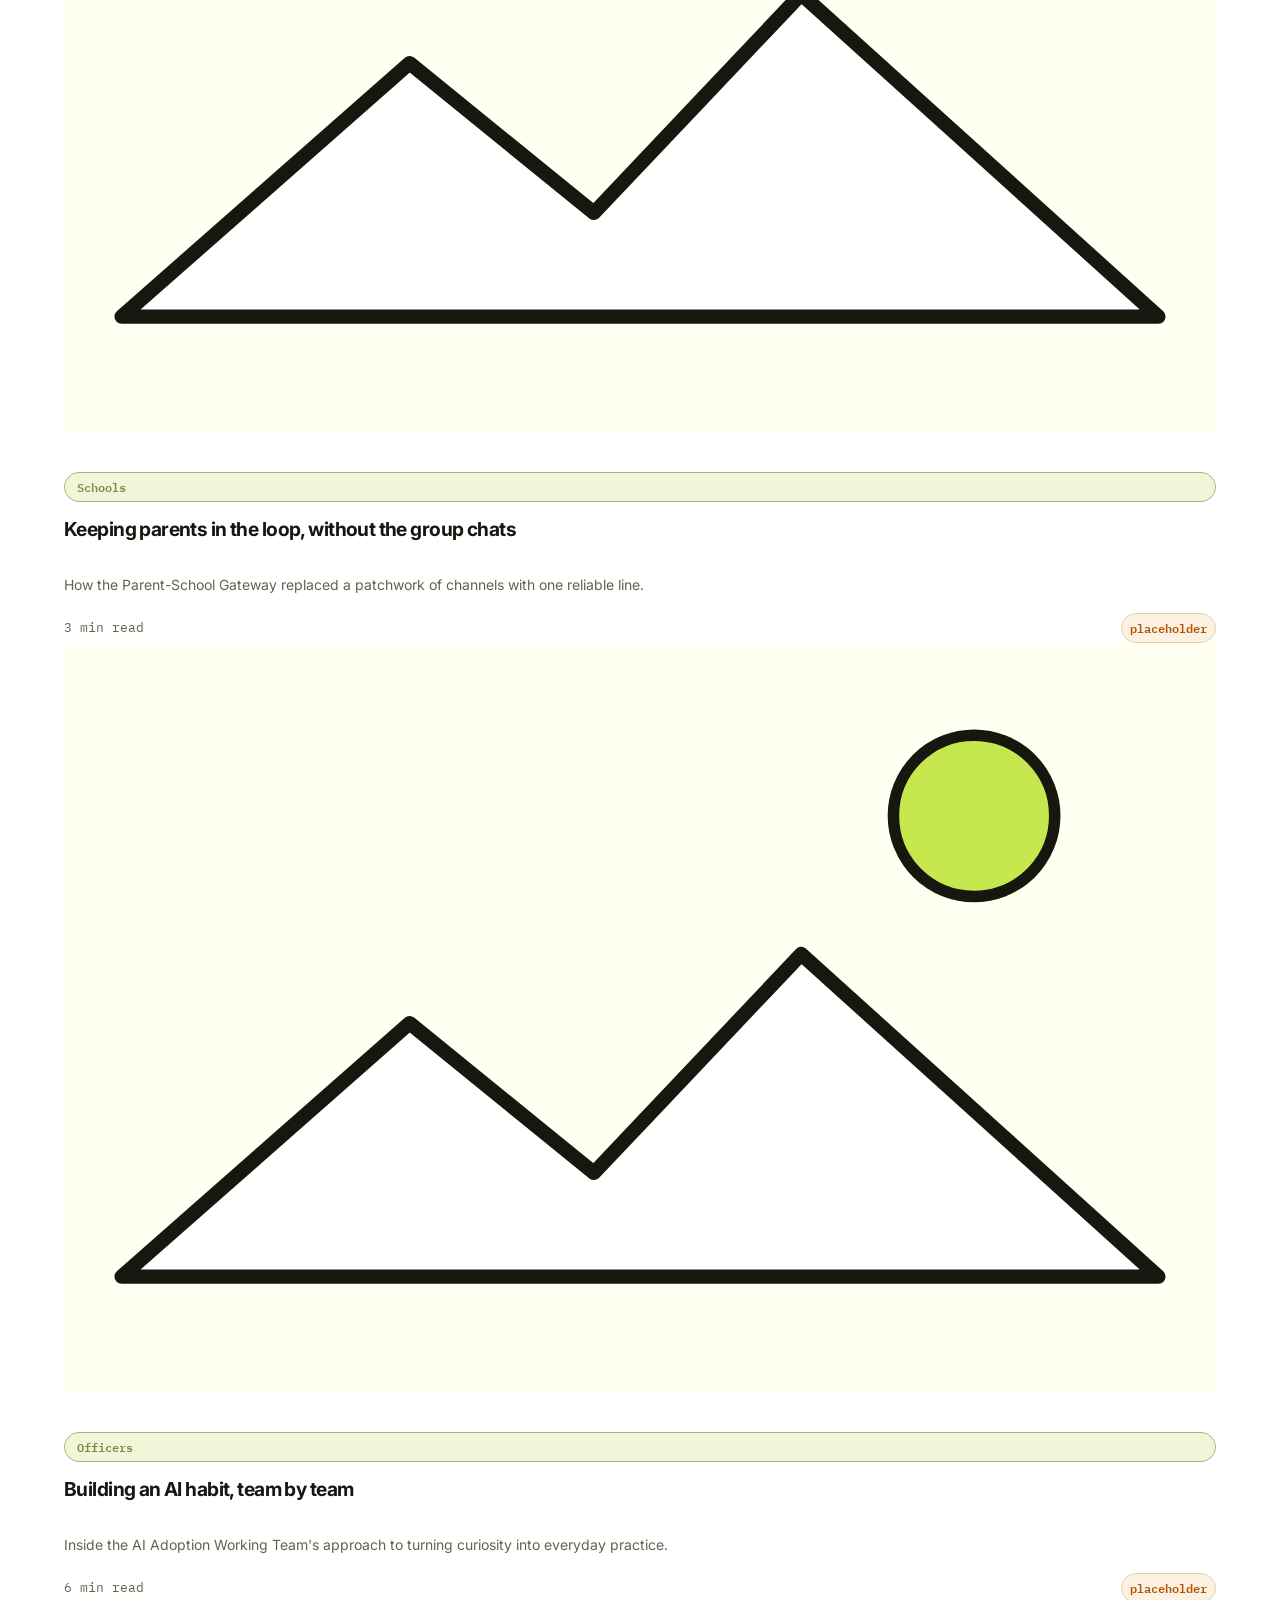
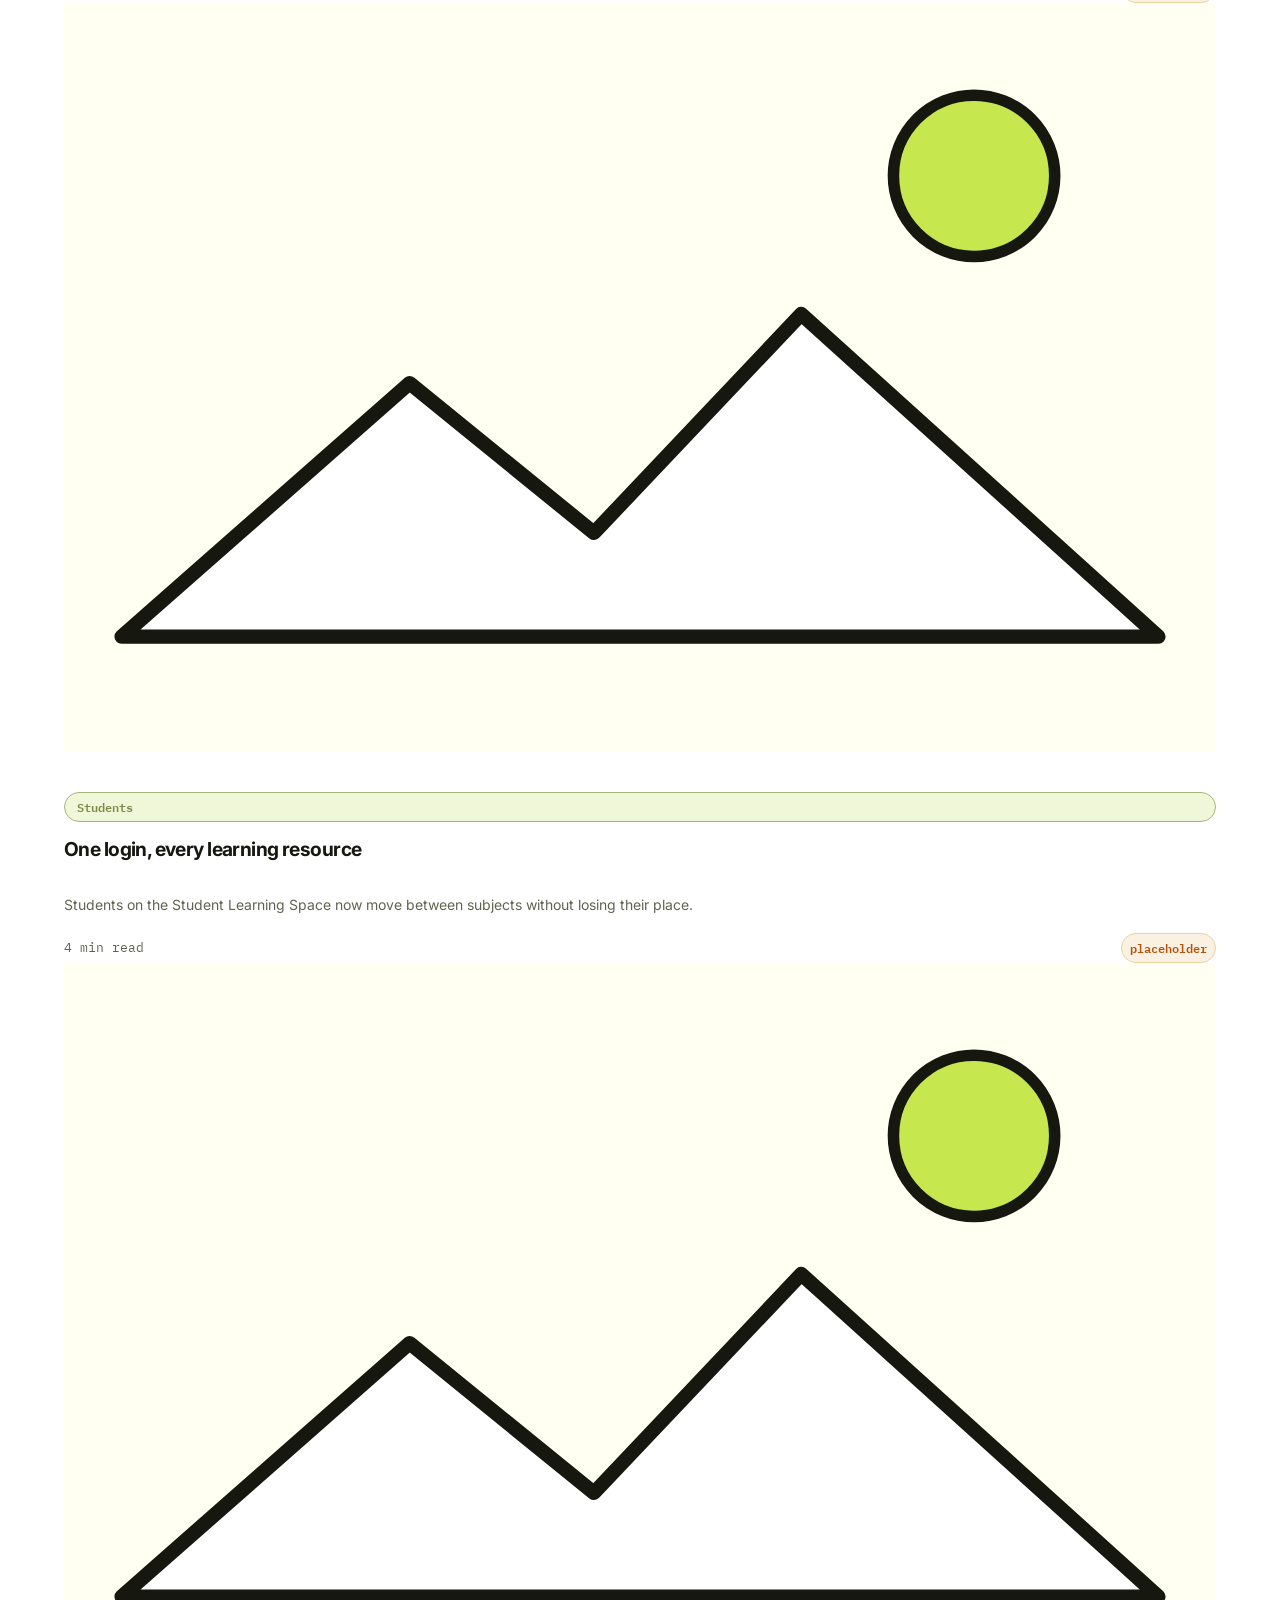
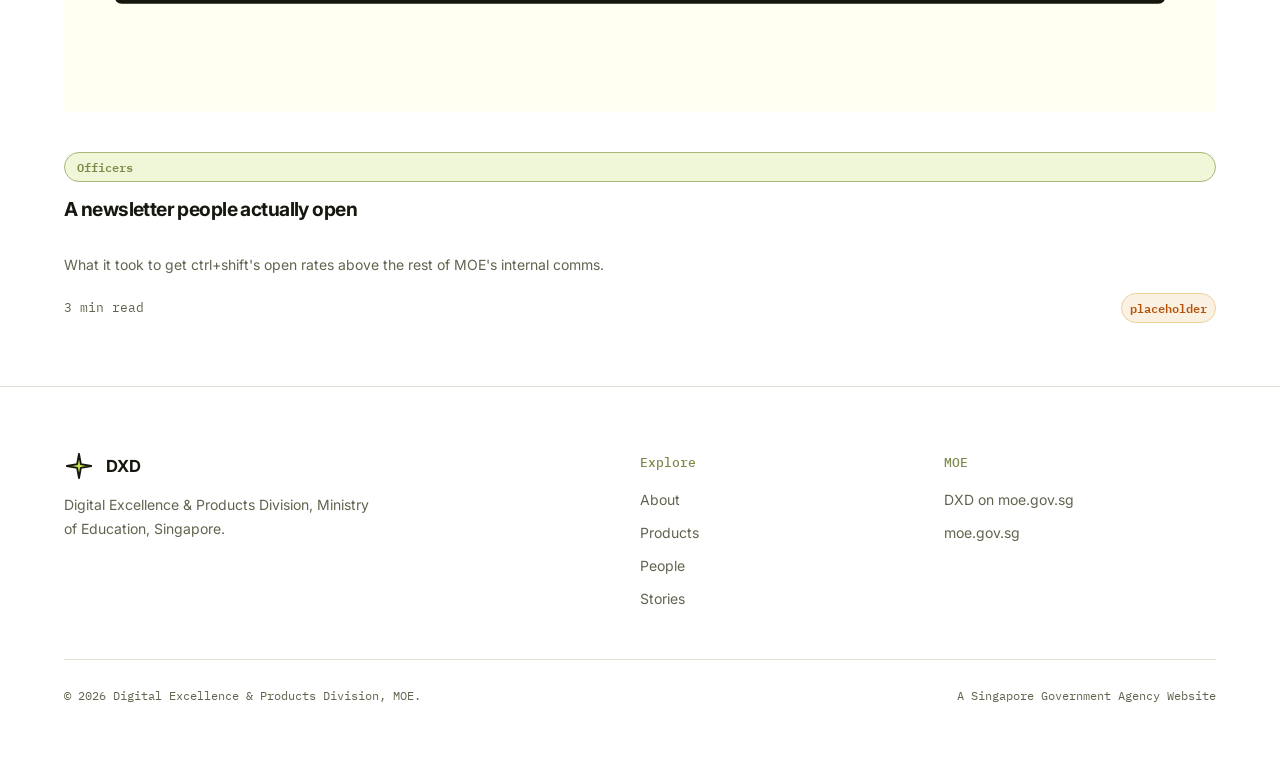
<file: stories.html>
<!doctype html>
<html lang="en">
<head>
<meta charset="utf-8" />
<meta name="viewport" content="width=device-width, initial-scale=1" />
<title>Stories — DXD</title>
<meta name="description" content="Stories of impact from DXD's work across schools, officers, and Singapore's education system." />
<link rel="preconnect" href="https://fonts.googleapis.com">
<link rel="preconnect" href="https://fonts.gstatic.com" crossorigin>
<link href="https://fonts.googleapis.com/css2?family=Space+Grotesk:wght@500;700&family=Inter:wght@400;500;600;700&family=IBM+Plex+Mono:wght@500;600&display=swap" rel="stylesheet">
<link rel="stylesheet" href="css/tokens.css" />
<link rel="stylesheet" href="css/base.css" />
<style>
  .featured-story {
    display: grid; grid-template-columns: 1.1fr 1fr; gap: 0; align-items: stretch;
    border: 1px solid var(--border); border-radius: var(--radius); overflow: hidden; margin-bottom: var(--space-16);
  }
  .featured-story .fs-text { padding: var(--space-10); display:flex; flex-direction:column; justify-content:center; }
  @media (max-width: 900px) { .featured-story { grid-template-columns: 1fr; } }
  .story-cell { display:flex; flex-direction:column; gap:var(--space-4); }
</style>
</head>
<body>
<svg xmlns="http://www.w3.org/2000/svg" style="display:none">

  <!-- ============ HERO MARK: compass / star, DXD's own geometric motif ============ -->
  <symbol id="mark-compass" viewBox="0 0 240 240">
    <circle cx="120" cy="120" r="108" fill="none" stroke="var(--border)" stroke-width="1.5"/>
    <circle class="spin-slower" cx="120" cy="120" r="80" fill="none" stroke="var(--olive-line)" stroke-width="1.5" stroke-dasharray="2 8" stroke-linecap="round"/>

    <g class="spin-slow" style="transform-origin:120px 120px">
      <!-- four-point astroid star -->
      <path d="M120 24 Q146,94 216,120 Q146,146 120,216 Q94,146 24,120 Q94,94 120,24 Z" fill="var(--lime)" stroke="var(--ink)" stroke-width="2.5" stroke-linejoin="round"/>
      <!-- node circles at tips -->
      <circle cx="120" cy="24" r="6" fill="var(--surface)" stroke="var(--ink)" stroke-width="2.5"/>
      <circle cx="216" cy="120" r="6" fill="var(--surface)" stroke="var(--ink)" stroke-width="2.5"/>
      <circle cx="120" cy="216" r="6" fill="var(--surface)" stroke="var(--ink)" stroke-width="2.5"/>
      <circle cx="24" cy="120" r="6" fill="var(--surface)" stroke="var(--ink)" stroke-width="2.5"/>
    </g>

    <circle cx="120" cy="120" r="9" fill="var(--ink)"/>

    <!-- orbiting satellite dot -->
    <g class="spin-slow" style="transform-origin:120px 120px">
      <circle cx="120" cy="46" r="4.5" fill="var(--lime)" stroke="var(--ink)" stroke-width="2" class="pulse-soft"/>
    </g>
  </symbol>

  <!-- ============ Build & deliver: monitor + stacked blocks ============ -->
  <symbol id="illus-build" viewBox="0 0 220 180">
    <line x1="10" y1="160" x2="210" y2="160" stroke="var(--border)" stroke-width="1.5"/>
    <rect x="20" y="46" width="100" height="72" rx="8" fill="var(--surface)" stroke="var(--ink)" stroke-width="2.5"/>
    <path class="draw-line" style="--len:120" d="M40 66 L74 66" stroke="var(--ink)" stroke-width="2.5" stroke-linecap="round"/>
    <path class="draw-line" style="--len:90; --delay:120ms" d="M40 80 L92 80" stroke="var(--olive-line)" stroke-width="2.5" stroke-linecap="round"/>
    <path class="draw-line" style="--len:70" d="M40 94 L70 94" stroke="var(--ink)" stroke-width="2.5" stroke-linecap="round"/>
    <rect x="56" y="118" width="28" height="12" fill="var(--surface)" stroke="var(--ink)" stroke-width="2.5"/>
    <line x1="46" y1="130" x2="94" y2="130" stroke="var(--ink)" stroke-width="2.5" stroke-linecap="round"/>

    <g class="float-slow">
      <rect x="146" y="98" width="46" height="24" rx="5" fill="var(--surface)" stroke="var(--ink)" stroke-width="2.5"/>
      <rect x="152" y="70" width="34" height="24" rx="5" fill="var(--lime)" stroke="var(--ink)" stroke-width="2.5"/>
      <rect x="158" y="42" width="22" height="24" rx="5" fill="var(--surface)" stroke="var(--ink)" stroke-width="2.5"/>
    </g>
    <circle cx="34" cy="36" r="4" fill="var(--lime)" stroke="var(--ink)" stroke-width="2" class="pulse-soft"/>
  </symbol>

  <!-- ============ Accelerate AI adoption: lightbulb + sparks ============ -->
  <symbol id="illus-ai" viewBox="0 0 220 180">
    <line x1="10" y1="160" x2="210" y2="160" stroke="var(--border)" stroke-width="1.5"/>
    <g class="float-slow" style="transform-origin:110px 90px">
      <circle cx="110" cy="80" r="38" fill="var(--lime)" stroke="var(--ink)" stroke-width="2.5"/>
      <path d="M96 112 L124 112 L120 130 L100 130 Z" fill="var(--surface)" stroke="var(--ink)" stroke-width="2.5" stroke-linejoin="round"/>
      <line x1="101" y1="140" x2="119" y2="140" stroke="var(--ink)" stroke-width="2.5" stroke-linecap="round"/>
      <path d="M96 78 Q102 60 118 62" fill="none" stroke="var(--ink)" stroke-width="2" stroke-linecap="round" opacity=".6"/>
    </g>
    <g class="spin-slow" style="transform-origin:110px 80px">
      <path class="draw-line" style="--len:24" d="M110 16 L110 30" stroke="var(--ink)" stroke-width="2.5" stroke-linecap="round"/>
      <path class="draw-line" style="--len:24;--delay:150ms" d="M174 80 L160 80" stroke="var(--ink)" stroke-width="2.5" stroke-linecap="round"/>
      <path class="draw-line" style="--len:24;--delay:300ms" d="M46 80 L60 80" stroke="var(--ink)" stroke-width="2.5" stroke-linecap="round"/>
    </g>
    <path d="M162 40 L167 50 L177 55 L167 60 L162 70 L157 60 L147 55 L157 50 Z" fill="var(--surface)" stroke="var(--ink)" stroke-width="2" stroke-linejoin="round" class="pulse-soft"/>
    <circle cx="50" cy="46" r="4" fill="var(--lime)" stroke="var(--ink)" stroke-width="2"/>
  </symbol>

  <!-- ============ Empower users: handing a tool up a small step ============ -->
  <symbol id="illus-empower" viewBox="0 0 220 180">
    <line x1="10" y1="160" x2="210" y2="160" stroke="var(--border)" stroke-width="1.5"/>
    <rect x="128" y="132" width="30" height="28" fill="var(--surface-2)" stroke="var(--border)" stroke-width="1.5"/>
    <rect x="158" y="110" width="30" height="50" fill="var(--surface-2)" stroke="var(--border)" stroke-width="1.5"/>

    <!-- figure A (shorter, giving) -->
    <g class="float-slow">
      <circle cx="58" cy="88" r="14" fill="var(--surface)" stroke="var(--ink)" stroke-width="2.5"/>
      <path d="M42 160 L44 122 Q44 112 58 112 Q72 112 72 122 L74 160 Z" fill="var(--surface)" stroke="var(--ink)" stroke-width="2.5" stroke-linejoin="round"/>
      <path d="M70 118 L96 104" stroke="var(--ink)" stroke-width="2.5" stroke-linecap="round"/>
    </g>

    <!-- tool being passed -->
    <rect x="92" y="92" width="18" height="18" rx="4" fill="var(--lime)" stroke="var(--ink)" stroke-width="2.5" class="pulse-soft"/>

    <!-- figure B (taller, receiving, standing on step) -->
    <g class="float-slower">
      <circle cx="150" cy="66" r="14" fill="var(--lime)" stroke="var(--ink)" stroke-width="2.5"/>
      <path d="M134 132 L136 100 Q136 90 150 90 Q164 90 164 100 L166 132 Z" fill="var(--surface)" stroke="var(--ink)" stroke-width="2.5" stroke-linejoin="round"/>
      <path d="M136 96 L112 100" stroke="var(--ink)" stroke-width="2.5" stroke-linecap="round"/>
    </g>
    <circle cx="30" cy="40" r="4" fill="var(--lime)" stroke="var(--ink)" stroke-width="2"/>
  </symbol>

  <!-- ============ People CTA: high five ============ -->
  <symbol id="illus-people-cta" viewBox="0 0 200 160">
    <line x1="10" y1="146" x2="190" y2="146" stroke="var(--border)" stroke-width="1.5"/>
    <g>
      <circle cx="58" cy="70" r="14" fill="var(--surface)" stroke="var(--ink)" stroke-width="2.5"/>
      <path d="M42 146 L44 108 Q44 98 58 98 Q72 98 72 108 L74 146 Z" fill="var(--surface)" stroke="var(--ink)" stroke-width="2.5" stroke-linejoin="round"/>
      <path d="M70 104 L98 74" stroke="var(--ink)" stroke-width="2.5" stroke-linecap="round"/>
    </g>
    <g>
      <circle cx="142" cy="70" r="14" fill="var(--lime)" stroke="var(--ink)" stroke-width="2.5"/>
      <path d="M126 146 L128 108 Q128 98 142 98 Q156 98 156 108 L158 146 Z" fill="var(--surface)" stroke="var(--ink)" stroke-width="2.5" stroke-linejoin="round"/>
      <path d="M130 104 L102 74" stroke="var(--ink)" stroke-width="2.5" stroke-linecap="round"/>
    </g>
    <g class="pulse-soft">
      <path class="draw-line" style="--len:14" d="M100 58 L100 46" stroke="var(--ink)" stroke-width="2.5" stroke-linecap="round"/>
      <path class="draw-line" style="--len:14;--delay:100ms" d="M88 66 L78 58" stroke="var(--ink)" stroke-width="2.5" stroke-linecap="round"/>
      <path class="draw-line" style="--len:14;--delay:200ms" d="M112 66 L122 58" stroke="var(--ink)" stroke-width="2.5" stroke-linecap="round"/>
    </g>
  </symbol>

  <!-- ============ Story featured scene: results board ============ -->
  <symbol id="illus-story-featured" viewBox="0 0 400 260">
    <rect x="0" y="0" width="400" height="260" fill="var(--cream-1)"/>
    <line x1="0" y1="220" x2="400" y2="220" stroke="var(--border)" stroke-width="1.5"/>
    <circle cx="340" cy="46" r="26" fill="var(--lime)" stroke="var(--ink)" stroke-width="2.5" class="float-slow"/>
    <rect x="70" y="70" width="220" height="150" rx="10" fill="var(--surface)" stroke="var(--ink)" stroke-width="2.5"/>
    <line x1="94" y1="100" x2="200" y2="100" stroke="var(--ink)" stroke-width="2.5" stroke-linecap="round"/>
    <line x1="94" y1="116" x2="170" y2="116" stroke="var(--olive-line)" stroke-width="2.5" stroke-linecap="round"/>
    <g class="float-slower">
      <rect x="94" y="150" width="20" height="46" fill="var(--surface-2)" stroke="var(--ink)" stroke-width="2"/>
      <rect x="122" y="130" width="20" height="66" fill="var(--lime)" stroke="var(--ink)" stroke-width="2"/>
      <rect x="150" y="160" width="20" height="36" fill="var(--surface-2)" stroke="var(--ink)" stroke-width="2"/>
      <rect x="178" y="112" width="20" height="84" fill="var(--lime)" stroke="var(--ink)" stroke-width="2"/>
    </g>
    <circle cx="52" cy="188" r="5" fill="var(--lime)" stroke="var(--ink)" stroke-width="2"/>
  </symbol>

  <!-- ============ Generic photo placeholder (story grid) ============ -->
  <symbol id="illus-photo-generic" viewBox="0 0 200 130">
    <rect x="0" y="0" width="200" height="130" fill="var(--cream-1)"/>
    <circle cx="158" cy="30" r="14" fill="var(--lime)" stroke="var(--ink)" stroke-width="2" class="pulse-soft"/>
    <path d="M10 110 L60 66 L92 92 L128 54 L190 110 Z" fill="var(--surface)" stroke="var(--ink)" stroke-width="2.5" stroke-linejoin="round"/>
  </symbol>

</svg>

<header class="site-header">
  <nav class="container nav">
    <a href="index.html" class="nav-logo">
      <svg class="mark" viewBox="0 0 32 32" fill="none"><path d="M16 3 L18 14 L29 16 L18 18 L16 29 L14 18 L3 16 L14 14 Z" fill="var(--lime)" stroke="var(--ink)" stroke-width="2" stroke-linejoin="round"/></svg>
      <span>DXD</span>
    </a>
    <ul class="nav-links">
      <li><a href="index.html">About</a></li>
      <li><a href="products.html">Products</a></li>
      <li><a href="people.html">People</a></li>
      <li><a href="stories.html" aria-current="page">Stories</a></li>
      <li><a href="index.html#careers">Careers</a></li>
    </ul>
    <button class="nav-toggle" aria-label="Toggle menu" aria-expanded="false">
      <svg viewBox="0 0 24 24" fill="none" stroke="currentColor" stroke-width="2"><path d="M4 6h16M4 12h16M4 18h16"/></svg>
    </button>
  </nav>
</header>

<main>
  <section class="blueprint section-border-b" style="padding:var(--space-16) 0">
    <div class="container" style="max-width:720px">
      <p class="eyebrow">Stories</p>
      <h1 style="font-size:var(--text-3xl)">Impact, told by the people living it.</h1>
      <p class="lede" style="margin-top:var(--space-4)">Real outcomes from DXD's products and partnerships — how schools, officers, and students are using what we build. <span class="placeholder-badge">All stories on this page are placeholder content</span></p>
    </div>
  </section>

  <section class="tight">
    <div class="container">

      <div class="featured-story fade-up">
        <div class="story-media" style="aspect-ratio:auto; border-radius:0; border:none">
          <svg viewBox="0 0 400 260" style="width:100%; height:100%"><use href="#illus-story-featured"/></svg>
        </div>
        <div class="fs-text">
          <span class="tag">Schools</span>
          <span class="placeholder-badge" style="margin-left:var(--space-2)">placeholder</span>
          <h2 style="font-size:var(--text-2xl); margin-top:var(--space-3)">How Teacher Workspace gave one school back its Friday afternoons</h2>
          <p style="margin-top:var(--space-4)">A primary school's form teachers used to spend hours each week reconciling marks across spreadsheets. After adopting Teacher Workspace, the same task takes minutes.</p>
          <a href="#" class="btn btn-ghost" style="margin-top:var(--space-6); width:fit-content">Read the story →</a>
        </div>
      </div>

      <div class="section-head">
        <div>
          <p class="eyebrow">More stories</p>
          <h2>Across schools and MOE.</h2>
        </div>
      </div>

      <div class="grid grid-3">

        <div class="card story-cell">
          <div class="story-media"><svg viewBox="0 0 200 130" style="width:100%; height:100%"><use href="#illus-photo-generic"/></svg></div>
          <span class="tag" style="margin:0">Officers</span>
          <h3>Cutting report turnaround from weeks to days</h3>
          <p class="desc" style="font-size:var(--text-sm)">How the Officer Analytics Suite changed the way one policy team tracks programme outcomes.</p>
          <div class="story-meta"><span>4 min read</span><span class="placeholder-badge">placeholder</span></div>
        </div>

        <div class="card story-cell">
          <div class="story-media"><svg viewBox="0 0 200 130" style="width:100%; height:100%"><use href="#illus-photo-generic"/></svg></div>
          <span class="tag" style="margin:0">AI &amp; Innovation</span>
          <h3>Teaching AI literacy, one challenge at a time</h3>
          <p class="desc" style="font-size:var(--text-sm)">A secondary school used the AI Challenge Studio to run its first student-led AI project week.</p>
          <div class="story-meta"><span>5 min read</span><span class="placeholder-badge">placeholder</span></div>
        </div>

        <div class="card story-cell">
          <div class="story-media"><svg viewBox="0 0 200 130" style="width:100%; height:100%"><use href="#illus-photo-generic"/></svg></div>
          <span class="tag" style="margin:0">Schools</span>
          <h3>Keeping parents in the loop, without the group chats</h3>
          <p class="desc" style="font-size:var(--text-sm)">How the Parent-School Gateway replaced a patchwork of channels with one reliable line.</p>
          <div class="story-meta"><span>3 min read</span><span class="placeholder-badge">placeholder</span></div>
        </div>

        <div class="card story-cell">
          <div class="story-media"><svg viewBox="0 0 200 130" style="width:100%; height:100%"><use href="#illus-photo-generic"/></svg></div>
          <span class="tag" style="margin:0">Officers</span>
          <h3>Building an AI habit, team by team</h3>
          <p class="desc" style="font-size:var(--text-sm)">Inside the AI Adoption Working Team's approach to turning curiosity into everyday practice.</p>
          <div class="story-meta"><span>6 min read</span><span class="placeholder-badge">placeholder</span></div>
        </div>

        <div class="card story-cell">
          <div class="story-media"><svg viewBox="0 0 200 130" style="width:100%; height:100%"><use href="#illus-photo-generic"/></svg></div>
          <span class="tag" style="margin:0">Students</span>
          <h3>One login, every learning resource</h3>
          <p class="desc" style="font-size:var(--text-sm)">Students on the Student Learning Space now move between subjects without losing their place.</p>
          <div class="story-meta"><span>4 min read</span><span class="placeholder-badge">placeholder</span></div>
        </div>

        <div class="card story-cell">
          <div class="story-media"><svg viewBox="0 0 200 130" style="width:100%; height:100%"><use href="#illus-photo-generic"/></svg></div>
          <span class="tag" style="margin:0">Officers</span>
          <h3>A newsletter people actually open</h3>
          <p class="desc" style="font-size:var(--text-sm)">What it took to get ctrl+shift's open rates above the rest of MOE's internal comms.</p>
          <div class="story-meta"><span>3 min read</span><span class="placeholder-badge">placeholder</span></div>
        </div>

      </div>
    </div>
  </section>
</main>

<footer class="site-footer">
  <div class="container">
    <div class="footer-grid">
      <div>
        <a href="index.html" class="nav-logo" style="margin-bottom:var(--space-3)">
          <svg class="mark" viewBox="0 0 32 32" fill="none"><path d="M16 3 L18 14 L29 16 L18 18 L16 29 L14 18 L3 16 L14 14 Z" fill="var(--lime)" stroke="var(--ink)" stroke-width="2" stroke-linejoin="round"/></svg>
          <span>DXD</span>
        </a>
        <p style="max-width:320px; font-size:var(--text-sm)">Digital Excellence &amp; Products Division, Ministry of Education, Singapore.</p>
      </div>
      <div>
        <p class="footer-cols-title">Explore</p>
        <ul class="footer-links">
          <li><a href="index.html">About</a></li>
          <li><a href="products.html">Products</a></li>
          <li><a href="people.html">People</a></li>
          <li><a href="stories.html">Stories</a></li>
        </ul>
      </div>
      <div>
        <p class="footer-cols-title">MOE</p>
        <ul class="footer-links">
          <li><a href="https://www.moe.gov.sg/about-us/organisation-structure/dxd" target="_blank" rel="noopener">DXD on moe.gov.sg</a></li>
          <li><a href="https://www.moe.gov.sg" target="_blank" rel="noopener">moe.gov.sg</a></li>
        </ul>
      </div>
    </div>
    <div class="footer-bottom">
      <span>© 2026 Digital Excellence &amp; Products Division, MOE.</span>
      <span>A Singapore Government Agency Website</span>
    </div>
  </div>
</footer>

<script src="js/main.js"></script>
</body>
</html>
</file>
<file: css/tokens.css>
:root {
  /* Colour — cream / ink / lime, per DXD visual identity */
  --cream: #FFFFFF;
  --cream-1: #FFFFF2;
  --cream-2: #EBEAE2;
  --ink: #16170F;
  --ink-soft: #33342A;
  --olive: #7C8B4A;
  --olive-line: #A8B57A;
  --lime: #C6E84E;
  --lime-dark: #A9CC2E;
  --lime-tint: #F0F7D8;

  --foreground: var(--ink);
  --muted-foreground: #62634F;
  --background: var(--cream);
  --surface: #FFFFFF;
  --surface-2: var(--cream-1);
  --border: #E1DFD3;
  --border-strong: var(--ink);

  --warning: #B45309;

  /* Typography */
  --font-display: 'Red Hat Display', 'Inter', -apple-system, sans-serif;
  --font-family: 'Inter', -apple-system, BlinkMacSystemFont, 'Segoe UI', sans-serif;
  --font-mono: 'IBM Plex Mono', 'SFMono-Regular', Menlo, monospace;
  --text-xs: 12px;
  --text-sm: 14px;
  --text-base: 16px;
  /* text-lg and up are fluid, interpolating between their min size at a
     768px viewport and their max size at a 1600px viewport (a generous
     "wide desktop" reference) — so a ~1024-1440px laptop screen (Windows
     or Mac) sits partway through the ramp and gets a genuinely smaller
     scale, not the same maxed-out size a 1600px+ monitor gets. An earlier
     version of these formulas capped out by ~700-1080px, which is why a
     typical laptop viewport still rendered full desktop-max type — that's
     what this fixes. Mobile has its own overrides below 767px. */
  --text-lg: clamp(16px, 0.12vw + 15.08px, 17px);
  --text-xl: clamp(18px, 0.24vw + 16.16px, 20px);
  --text-2xl: clamp(22px, 0.48vw + 18.31px, 26px);
  --text-3xl: clamp(26px, 1.2vw + 16.77px, 36px);
  --text-4xl: clamp(34px, 2.16vw + 17.38px, 52px);
  /* Display scale: hierarchy through size rather than decoration. */
  --text-5xl: clamp(40px, 4.6vw + 10px, 88px);
  --text-display: clamp(48px, 7.4vw + 4px, 136px);
  --text-statement: clamp(26px, 2.7vw + 8px, 50px);
  --track-display: -0.045em;
  --track-tight: -0.03em;
  --leading-base: 24px;

  /* Fluid section-level padding, same 768-1600px ramp as the type scale
     above, so vertical density eases down through the laptop range instead
     of staying at its 900px-breakpoint value all the way to 1600px+. */
  --fluid-pad-xl: clamp(56px, 3.61vw + 28.31px, 86px); /* section default, hero-left top */
  --fluid-pad-lg: clamp(48px, 2.89vw + 25.85px, 72px); /* .tight, hero-left bottom */
  --fluid-pad-md: clamp(44px, 1.68vw + 31.08px, 58px); /* split-row cell padding */

  /* Spacing (4px base) */
  --space-1: 4px;
  --space-2: 8px;
  --space-3: 12px;
  --space-4: 16px;
  --space-5: 20px;
  --space-6: 24px;
  --space-8: 32px;
  --space-10: 40px;
  --space-12: 48px;
  --space-16: 64px;
  --space-20: 80px;
  --space-24: 96px;

  /* Layout — the 64px blueprint tile is the base unit everything snaps to. */
  --cell: 64px;
  --max-content-width: 1152px; /* 18 cells */
  --gutter: var(--space-4);
  --margin: var(--space-8);
  --header-h: 76px;
  --radius: 14px;
  --radius-sm: 8px;
  --radius-pill: 999px;

  /* Motion */
  --ease-standard: cubic-bezier(0.16, 1, 0.3, 1);
  --ease-in-out: cubic-bezier(0.65, 0, 0.35, 1);
  --duration-entrance: 200ms;
  --duration-state: 140ms;
  --dur-micro: 220ms;
  --dur-ui: 480ms;
  --dur-reveal: 900ms;
}

html.dark {
  --foreground: #F1F0EA;
  --muted-foreground: #B7B6A6;
  --background: #121309;
  --surface: #191A10;
  --surface-2: #1F2014;
  --border: #2C2D1D;
  --lime-tint: #232B0E;
}
</file>
<file: css/base.css>
* { box-sizing: border-box; }
/* overflow-x:hidden is a deliberate safety net, not a fix for a known cause:
   Windows browsers reserve real layout width for a non-overlay scrollbar
   (macOS overlays it), so a sub-pixel or font-metric overflow that's
   invisible here can force a horizontal scrollbar — and a zoom-out — on
   Windows. This guarantees the page never does that, whatever the source. */
html, body { margin: 0; padding: 0; }
/* overflow-x: hidden on BOTH html and body turns body into its own
   (never-scrolling) scroll container, which breaks every position:sticky
   descendant — the header and all scroll pins. html's value propagates to
   the viewport instead; body uses clip, which clips without creating a
   scroll container. */
html { overflow-x: hidden; }
body { overflow-x: clip; }

body {
  font-family: var(--font-family);
  font-size: var(--text-base);
  line-height: var(--leading-base);
  color: var(--foreground);
  background: var(--background);
  -webkit-font-smoothing: antialiased;
}

img, svg { max-width: 100%; display: block; }
a { color: inherit; text-decoration: none; }
/* In-page anchors (e.g. people.html#careers) land clear of the sticky header. */
section[id] { scroll-margin-top: var(--header-h); }

.container {
  max-width: calc(var(--max-content-width) + 2 * var(--margin));
  margin: 0 auto;
  padding: 0 var(--margin);
}
/* Desktop: the content column is a whole, even number of 64px cells wide.
   Every .blueprint grid puts a line exactly at the page's centre (see
   below), so an even cell count lands both content edges on real grid
   lines too — text and cells align to the grid rather than floating near
   it. round() is dropped by older browsers, which keep the plain calc(). */
@media (min-width: 901px) {
  .container {
    width: calc(100% - 2 * var(--margin));
    width: round(down, calc(100% - 2 * var(--margin)), calc(var(--cell) * 2));
    max-width: var(--max-content-width);
    padding: 0;
  }
}

/* Full-bleed canvas: sections span the viewport; alignment comes from the
   grid-snapped .container inside each one rather than an outer frame. */
.canvas { width: 100%; }

h1, h2, h3, h4 {
  margin: 0;
  font-family: var(--font-display);
  letter-spacing: var(--track-tight);
  font-weight: 700;
}
h1 { font-size: var(--text-4xl); line-height: 1.06; }
h2 { font-size: var(--text-3xl); line-height: 1.05; }
h3 { font-size: var(--text-xl); line-height: 1.2; }
p { margin: 0; color: var(--muted-foreground); }

/* Baseline vertical rhythm: a heading or paragraph is never flush against
   the text that follows it, unless a component sets its own (more specific)
   margin-top — that always wins over this default. */
h1 + p, h2 + p, h3 + p, h4 + p { margin-top: var(--space-4); }
p + p { margin-top: var(--space-4); }

@media (max-width: 767px) {
  h1 { font-size: 40px; }
  h2 { font-size: var(--text-2xl); }
}

/* ---------- Blueprint grid backdrop ---------- */
/* Faint ruled 64px grid — the base unit the whole layout snaps to. Top and
   bottom edges fade out so it never collides with the section that follows. */
.blueprint {
  position: relative;
  overflow: hidden;
}
/* The grid lives on ::before so it can wipe in on load (clip-path) and
   respond to scroll through --grid-y / --grid-o, which js/motion.js sets
   on the section — without touching the section's own content. */
.blueprint::before {
  content: "";
  position: absolute;
  inset: 0;
  z-index: 0;
  pointer-events: none;
  opacity: var(--grid-o, 1);
  background-image:
    linear-gradient(color-mix(in srgb, var(--border) 80%, transparent) 1px, transparent 1px),
    linear-gradient(90deg, color-mix(in srgb, var(--border) 80%, transparent) 1px, transparent 1px);
  background-size: var(--cell) var(--cell);
  /* The vertical-line layer's x position is deliberately NOT "center": for a
     repeating 64px tile, background-position:center places the MIDPOINT
     BETWEEN two grid lines at the container's center — never a line itself
     (lines land 32px to either side). That's fine on its own, but wherever
     a real structural divider (e.g. .hero-left's border-right) sits at the
     true center, it used to end up next to a faint, independent grid line
     32px away rather than merging with it — reading as one broken, offset
     line near the edges where the grid fades. Shifting by half a tile
     (50% + 32px, i.e. one full period off from centering the gap) puts an
     actual grid line exactly at 50%, so it coincides with — rather than
     shadows — any centered structural divider. Keep this offset if the
     tile size (64px) ever changes: it must stay exactly half of it. */
  background-position: center var(--grid-y, 0px), calc(50% + var(--cell) / 2) var(--grid-y, 0px);
  -webkit-mask-image: linear-gradient(to bottom, transparent 0, #000 12%, #000 88%, transparent 100%);
          mask-image: linear-gradient(to bottom, transparent 0, #000 12%, #000 88%, transparent 100%);
  animation: gridWipe 1400ms var(--ease-standard) both;
}
@keyframes gridWipe { from { clip-path: inset(0 0 100% 0); } to { clip-path: inset(0 0 0 0); } }
.blueprint > * { position: relative; z-index: 1; }
/* ---------- Nav ---------- */
/* The header box keeps a constant height, so detaching the bar on scroll
   never shifts the page. No transform/filter/backdrop-filter anywhere on
   the header or .nav: any of those would become the containing block for
   the position:fixed mobile menu below and collapse it to the bar's size. */
.site-header {
  position: sticky;
  top: 0;
  z-index: 50;
  height: var(--header-h);
  background: var(--background);
  transition: background var(--dur-ui) var(--ease-standard);
}
.nav {
  display: flex; align-items: center; justify-content: space-between;
  height: var(--header-h);
  border: 1px solid transparent;
  border-radius: var(--radius-sm);
  transition: height var(--dur-ui) var(--ease-standard), margin var(--dur-ui) var(--ease-standard),
    padding var(--dur-ui) var(--ease-standard), background var(--dur-ui) var(--ease-standard),
    border-color var(--dur-ui) var(--ease-standard), box-shadow var(--dur-ui) var(--ease-standard);
}
/* Detached: the page shows through around a floating bar. */
.site-header.is-floating { background: transparent; }
.site-header.is-floating .nav {
  height: 56px;
  margin-top: 10px;
  padding: 0 var(--space-4);
  background: var(--background);
  border-color: var(--border);
  box-shadow: 0 8px 24px -16px color-mix(in srgb, var(--ink) 30%, transparent);
}
.nav-logo { display: flex; align-items: center; gap: var(--space-3); font-family: var(--font-display); font-weight: 700; font-size: var(--text-lg); }
.nav-logo .mark { width: 30px; height: 30px; color: var(--ink); }
.nav-links { position: relative; display: flex; align-items: center; gap: var(--space-2); list-style: none; margin: 0; padding: 0; }
.nav-links a {
  position: relative;
  display: inline-block;
  font-size: var(--text-sm); font-weight: 500; color: var(--muted-foreground);
  transition: color var(--duration-state) var(--ease-standard);
  padding: var(--space-2) var(--space-4);
}
.nav-links a:hover, .nav-links a[aria-current="page"] { color: var(--ink); }

/* Lime underline: collapsed to the link's horizontal center at rest,
   expands out to the text edges on hover and stays out for the current
   page — a plain CSS left/right transition, no JS needed. */
.nav-links a::after {
  content: "";
  position: absolute;
  left: 50%; right: 50%;
  bottom: 4px;
  height: 2px;
  background: var(--lime);
  transition: left var(--duration-state) var(--ease-standard), right var(--duration-state) var(--ease-standard);
}
.nav-links a:hover::after { left: var(--space-4); right: var(--space-4); }

.nav-toggle { display: none; background: none; border: none; cursor: pointer; padding: var(--space-2); color: var(--foreground); }
.nav-toggle svg { width: 24px; height: 24px; }

@media (max-width: 767px) {
  .nav-toggle { display: block; }
  .nav-links {
    position: fixed; inset: 76px 0 0 0; flex-direction: column; align-items: stretch; background: var(--background);
    padding: var(--space-6) var(--margin); gap: var(--space-2);
    transform: translateY(-8px); opacity: 0; pointer-events: none;
    transition: opacity var(--duration-entrance) var(--ease-standard), transform var(--duration-entrance) var(--ease-standard);
  }
  .nav-links.open { opacity: 1; transform: translateY(0); pointer-events: auto; }
  .nav-links a::after { display: none; }
  .nav-links a { padding: var(--space-3) 0; border-bottom: 1px solid var(--border); width: 100%; font-size: var(--text-2xl); font-family: var(--font-display); font-weight: 700; color: var(--ink); letter-spacing: var(--track-tight); }
  .site-header.is-floating .nav { margin: 10px 12px 0; }
  /* With the menu open, the header goes solid so bar and panel read as one surface. */
  .site-header:has(.nav-links.open) { background: var(--background); }
}

/* ---------- Tabs: a row of grid cells; the active one fills with lime ---------- */
/* Each tab draws its own four hairlines (overlapping by 1px), so the row's
   lines end exactly where the last tab ends. */
.tab-list { display: flex; flex-wrap: wrap; padding: 1px 0 0 1px; }
.tab-chip {
  position: relative; isolation: isolate; overflow: hidden;
  height: var(--cell); padding: 0 var(--space-6);
  margin: -1px 0 0 -1px;
  border: 1px solid var(--border);
  background: none; cursor: pointer;
  font-family: var(--font-display); font-weight: 700; font-size: var(--text-lg); letter-spacing: var(--track-tight);
  color: var(--muted-foreground);
  transition: color var(--dur-micro) var(--ease-standard);
}
.tab-chip::after {
  content: ""; position: absolute; inset: 0; z-index: -1;
  background: var(--lime);
  transform: translateY(101%);
  transition: transform var(--dur-ui) var(--ease-standard);
}
.tab-chip:hover { color: var(--ink); }
.tab-chip:hover::after { transform: translateY(calc(100% - 4px)); }
.tab-chip.active { color: var(--ink); }
.tab-chip.active::after { transform: translateY(0); }
.tab-chip:focus-visible { outline-offset: -4px; }

.tab-panel { display: none; }
.tab-panel.active { display: block; animation: fadeUp 320ms var(--ease-standard) both; }
@media (prefers-reduced-motion: reduce) {
  .tab-panel.active { animation: none; }
}

/* ---------- Buttons ---------- */
/* Buttons: a fill wipes up from the bottom edge on hover (the same
   "cell filling" gesture the grid uses elsewhere), rather than a colour
   swap or a lift. */
.btn {
  position: relative; isolation: isolate; overflow: hidden;
  display: inline-flex; align-items: center; gap: var(--space-2);
  padding: var(--space-3) var(--space-6); border-radius: var(--radius-sm);
  font-size: var(--text-sm); font-weight: 700; cursor: pointer;
  border: 1.5px solid var(--ink); font-family: var(--font-display);
  transition: color var(--dur-micro) var(--ease-standard), border-color var(--dur-micro) var(--ease-standard);
}
.btn::before {
  content: ""; position: absolute; inset: 0; z-index: -1;
  transform: translateY(101%);
  transition: transform var(--dur-ui) var(--ease-standard);
}
.btn:hover::before, .btn:focus-visible::before { transform: translateY(0); }
.btn-primary { background: var(--lime); color: var(--ink); }
.btn-primary::before { background: var(--ink); }
.btn-primary:hover, .btn-primary:focus-visible { color: var(--lime); }
.btn-ghost { background: transparent; color: var(--foreground); border-color: var(--border); }
.btn-ghost::before { background: var(--cream-2); }
.btn-ghost:hover, .btn-ghost:focus-visible { border-color: var(--ink); }
/* On lime surfaces the primary action inverts to ink. */
.btn-ink { background: var(--ink); color: var(--lime); }
.btn-ink::before { background: var(--background); }
.btn-ink:hover, .btn-ink:focus-visible { color: var(--ink); }
:is(a, button):focus-visible { outline: 2px solid var(--ink); outline-offset: 3px; }

/* ---------- Sections ---------- */
section { padding: var(--fluid-pad-xl) 0; }
section.tight { padding: var(--fluid-pad-lg) 0; }

.eyebrow {
  font-family: var(--font-mono);
  font-size: 13px; font-weight: 500; color: var(--olive);
  letter-spacing: 0; margin: 0 0 var(--space-4);
}

/* ---------- Lede (inner pages) ---------- */
.lede { font-size: var(--text-lg); line-height: 1.55; margin-top: var(--space-8); color: var(--muted-foreground); }

/* ---------- Divider grid: hairline cells that fill from the bottom on hover ---------- */
/* Same gesture as the homepage tiles: information cells fill with a light
   lime tint; the cell box and its shared hairlines never move. */
.divider-grid {
  display: grid;
  grid-template-columns: repeat(3, 1fr);
  border-top: 1px solid var(--border);
  border-left: 1px solid var(--border);
}
.divider-grid.cols-2 { grid-template-columns: repeat(2, 1fr); }
.divider-grid.cols-4 { grid-template-columns: repeat(4, 1fr); }
.divider-grid > div {
  position: relative; isolation: isolate; overflow: hidden;
  display: flex; flex-direction: column;
  padding: var(--space-8);
  min-width: 0;
  border-right: 1px solid var(--border);
  border-bottom: 1px solid var(--border);
}
.divider-grid > div::before {
  content: ""; position: absolute; inset: 0; z-index: -1;
  background: var(--lime-tint);
  transform: translateY(101%);
  transition: transform var(--dur-ui) var(--ease-standard);
}
.divider-grid > div:hover::before { transform: translateY(0); }
@media (max-width: 900px) {
  .divider-grid, .divider-grid.cols-2, .divider-grid.cols-4 { grid-template-columns: repeat(2, 1fr); }
}
@media (max-width: 560px) {
  .divider-grid, .divider-grid.cols-2, .divider-grid.cols-4 { grid-template-columns: 1fr; }
  .divider-grid > div { padding: var(--space-6); }
}

/* Plain line icon — no box, same register as the homepage tile icons. */
.cell-icon { display: flex; width: 32px; height: 32px; margin-bottom: var(--space-8); color: var(--ink); }
.cell-icon svg { width: 100%; height: 100%; stroke-width: 1.5; }
.divider-grid h3 { margin-bottom: var(--space-3); font-size: var(--text-2xl); line-height: 1.1; letter-spacing: var(--track-tight); }
.divider-grid .desc { font-size: var(--text-sm); line-height: 1.6; color: var(--ink-soft); margin-bottom: var(--space-6); }
.divider-grid .cell-bottom { margin-top: auto; display: flex; align-items: center; justify-content: space-between; gap: var(--space-3); flex-wrap: wrap; }
.divider-grid .cell-bottom .placeholder-badge { margin-left: 0; }
.divider-grid > div > :is(.tag, .pill-mono) { align-self: flex-start; }

/* ---------- Monospace pill (tag, path, placeholder) ---------- */
.pill-mono {
  display: inline-block; font-family: var(--font-mono); font-size: var(--text-xs);
  background: var(--cream-1); border: 1px solid var(--border); color: var(--ink-soft);
  padding: var(--space-1) var(--space-3); border-radius: var(--radius-sm);
}
.tag {
  display: inline-block; font-family: var(--font-mono); font-size: var(--text-xs); font-weight: 600;
  color: var(--olive); background: var(--lime-tint); border: 1px solid var(--olive-line);
  padding: 2px var(--space-3); border-radius: var(--radius-pill); margin-bottom: var(--space-3);
}
.placeholder-badge {
  display: inline-flex; align-items: center; gap: var(--space-1); font-family: var(--font-mono);
  font-size: var(--text-xs); font-weight: 600; color: var(--warning); margin-left: var(--space-2);
  background: #FBF1E2; border: 1px solid #E9D2A2; padding: 2px var(--space-2); border-radius: var(--radius-pill);
}
html.dark .placeholder-badge { background: #2A2110; border-color: #4A3A16; }

/* Square initials cell — one grid unit, filling lime when its cell is hovered. */
.avatar {
  width: var(--cell); height: var(--cell);
  background: var(--cream-1); box-shadow: inset 0 0 0 1px var(--border);
  color: var(--ink); display: flex; align-items: center; justify-content: center;
  font-family: var(--font-display); font-weight: 700; font-size: 22px; letter-spacing: var(--track-tight);
  margin-bottom: var(--space-8);
  transition: background var(--dur-ui) var(--ease-standard);
}
.divider-grid > div:hover .avatar { background: var(--lime); }
.person-name { font-family: var(--font-display); font-weight: 700; font-size: var(--text-xl); letter-spacing: var(--track-tight); }
.person-role { font-family: var(--font-mono); font-size: 13px; color: var(--olive); margin-top: var(--space-1); }
.person-bio { font-size: var(--text-sm); line-height: 1.6; color: var(--ink-soft); margin-top: var(--space-4); }

/* Article image: a grid stage (see components.css) at 16:9. */
.story-media { aspect-ratio: 16 / 9; margin-bottom: var(--space-6); }
.divider-grid > div:hover .story-media svg { transform: scale(1.05); }
.story-meta {
  margin-top: auto; display: flex; justify-content: space-between; align-items: center; gap: var(--space-3);
  font-family: var(--font-mono); font-size: 13px; color: var(--muted-foreground);
}
.story-meta .placeholder-badge { margin-left: 0; }

/* ---------- Footer ---------- */
.site-footer { border-top: 1px solid var(--border); padding: var(--space-16) 0; }
.footer-grid { display: grid; grid-template-columns: 2fr 1fr 1fr; gap: var(--space-8); }
.footer-grid > div { min-width: 0; }
.footer-cols-title { font-family: var(--font-mono); font-size: 13px; font-weight: 500; margin-bottom: var(--space-3); color: var(--olive); }
.footer-links { list-style: none; margin: 0; padding: 0; display: flex; flex-direction: column; gap: var(--space-2); }
.footer-links a { font-size: var(--text-sm); color: var(--muted-foreground); }
.footer-links a:hover { color: var(--foreground); }
.footer-bottom {
  margin-top: var(--space-12); padding-top: var(--space-6); border-top: 1px solid var(--border);
  display: flex; justify-content: space-between; font-family: var(--font-mono); font-size: var(--text-xs);
  color: var(--muted-foreground); flex-wrap: wrap; gap: var(--space-3);
}
@media (max-width: 767px) { .footer-grid { grid-template-columns: 1fr; gap: var(--space-8); } }

/* ---------- Inner-page intro: a side label and a display-scale statement ---------- */
.page-hero { padding: calc(var(--cell) * 2) 0 calc(var(--cell) * 1.5); }
.page-hero-inner { display: grid; gap: var(--space-4); }
.page-hero-label { margin: 0; }
.page-hero :is(h1, h2) { font-size: var(--text-5xl); line-height: 0.95; letter-spacing: var(--track-display); max-width: 14em; }
.page-hero .lede { margin-top: var(--space-8); max-width: 46ch; color: var(--ink-soft); }
.page-hero .lede .placeholder-badge { display: flex; width: fit-content; margin: var(--space-4) 0 0; border-radius: var(--radius-sm); }
@media (min-width: 901px) {
  .page-hero-inner { grid-template-columns: calc(var(--cell) * 4) 1fr; column-gap: var(--cell); }
  .page-hero-label { padding-top: 0.7em; }
}

/* Grid cells assemble in sequence (motion.js tags them). The cell itself —
   and the hairlines it draws — never moves; only its content rises into
   place, so grid lines stay continuous throughout the animation. */
.divider-grid > [data-reveal] {
  opacity: 1; transform: none;
  transition: background var(--duration-state) var(--ease-standard);
}
.divider-grid > [data-reveal] > * {
  opacity: 0; transform: translateY(20px);
  transition: opacity var(--dur-reveal) var(--ease-standard), transform var(--dur-reveal) var(--ease-standard);
  transition-delay: var(--d, 0ms);
}
.divider-grid > [data-reveal].is-in > * { opacity: 1; transform: none; }

/* ---------- Illustration animation ---------- */
/* .illus-trigger: play state gated by --illus-play, set to "paused" until an
   IntersectionObserver adds .in-view (see main.js). --illus-play is an inherited
   custom property, so it reaches animated elements even through <use> instancing;
   falls back to "running" wherever a usage isn't wrapped in .illus-trigger. */
.illus-trigger { --illus-play: paused; }
.illus-trigger.in-view { --illus-play: running; }

/* Loose, hand-drawn ink linework: a turbulence filter roughens the whole
   rendered illustration (wobble + uneven line weight) instead of hand-redrawing
   every path. #sketchy-anim "boils" gently, redrawing itself like a pen
   re-tracing a sketch; #sketchy-still is the same distortion frozen in place
   for prefers-reduced-motion. */
.illus-sketchy { filter: url(#sketchy-anim); }
@media (prefers-reduced-motion: reduce) {
  .illus-sketchy { filter: url(#sketchy-still); }
}

/* Same wobble, scaled down for small icons (~20px) — #sketchy-anim would
   dissolve icons at this size, so this references the -sm filter variant
   defined alongside it in each page's sprite defs. */
.illus-sketchy-sm { filter: url(#sketchy-anim-sm); }
@media (prefers-reduced-motion: reduce) {
  .illus-sketchy-sm { filter: url(#sketchy-still-sm); }
}

.draw-line {
  stroke-dasharray: var(--len, 300);
  stroke-dashoffset: var(--len, 300);
  animation: draw 1400ms var(--ease-standard) forwards;
  animation-delay: var(--delay, 0ms);
  animation-play-state: var(--illus-play, running);
}
@keyframes draw { to { stroke-dashoffset: 0; } }

.float-slow { animation: floatY 5s ease-in-out infinite; animation-play-state: var(--illus-play, running); }
.float-slower { animation: floatY 7s ease-in-out infinite; animation-delay: .6s; animation-play-state: var(--illus-play, running); }
@keyframes floatY { 0%, 100% { transform: translateY(0); } 50% { transform: translateY(-8px); } }

.spin-slow { animation: spin 22s linear infinite; transform-origin: center; animation-play-state: var(--illus-play, running); }
.spin-slower { animation: spin 34s linear infinite reverse; transform-origin: center; animation-play-state: var(--illus-play, running); }
@keyframes spin { to { transform: rotate(360deg); } }

.pulse-soft { animation: pulseSoft 3.2s ease-in-out infinite; animation-play-state: var(--illus-play, running); }
@keyframes pulseSoft { 0%, 100% { opacity: 1; } 50% { opacity: .55; } }

/* ---------- Doodle draw → react → rest (illustration accents & characters) ---------- */
/* DRAW: .draw-line above, already staggered via --delay.
   REACT + REST: .doodle-pop is the "lime accent lands" moment — a hand-drawn
   circle doesn't ease smoothly into place, it overshoots and settles — then
   continues the existing gentle opacity breathe. .doodle-react is a single
   small, asymmetric gesture (arm nudge, head tilt) fired once after a
   character has finished drawing in, via --react-delay ≈ the draw duration. */
.doodle-pop {
  transform-box: fill-box;
  transform-origin: center;
  animation: doodlePop 460ms var(--ease-standard) var(--pop-delay, 0ms) both,
    pulseSoft 3.2s ease-in-out calc(460ms + var(--pop-delay, 0ms)) infinite;
  animation-play-state: var(--illus-play, running), var(--illus-play, running);
}
@keyframes doodlePop {
  0% { transform: scale(0); }
  55% { transform: scale(1.22); }
  78% { transform: scale(.93); }
  100% { transform: scale(1); }
}

/* .node-in: a precise, non-bouncy alternative to .doodle-pop — for elements
   that are part of a technical/construction diagram (the hero mark) rather
   than a hand-drawn doodle. No overshoot, no ambient pulse afterward: it
   appears once and stays put. */
.node-in {
  transform-box: fill-box;
  transform-origin: center;
  animation: nodeIn 320ms var(--ease-standard) var(--pop-delay, 0ms) both;
  animation-play-state: var(--illus-play, running);
}
@keyframes nodeIn {
  from { opacity: 0; transform: scale(.5); }
  to { opacity: 1; transform: scale(1); }
}

/* ---------- Hero mark: faithful port of the reference construction
   animation — its own colors, stroke weights, timing/easing and the
   moving-mask technique that progressively reveals the dashed diagonal/
   diamond guides, kept as designed rather than adapted to DXD's tokens.
   Two deliberate exceptions: no background grid tile (the hero already
   sits inside .blueprint's own grid — a second one here would double up)
   and it plays once on scroll into view via the site's existing
   --illus-play gate, rather than the original's own run/replay/loop
   demo chrome, which has no equivalent on a page a visitor scrolls past. */
.mc-c { fill: none; stroke: #7a8c55; stroke-width: 2; stroke-linecap: butt; }
.mc-c-soft { fill: none; stroke: #a3ab8e; stroke-width: 1.6; }
.mc-dash { fill: none; stroke: #8e9a70; stroke-width: 1.5; stroke-dasharray: 6 7; }
.mc-mk { fill: none; stroke: #fff; stroke-width: 10; stroke-linecap: round; }
.mc-logo { fill: none; stroke: #bce462; stroke-width: 12; stroke-linecap: round; stroke-linejoin: round; }
.mc-pt { fill: #fff; stroke: #6e7f48; stroke-width: 2.2; }

.mc-d {
  --mc-ease: cubic-bezier(.65, 0, .35, 1);
  stroke-dasharray: var(--mc-len) var(--mc-len);
  stroke-dashoffset: var(--mc-len);
  animation: mcDraw var(--mc-dur) var(--mc-ease) var(--mc-delay) both;
  animation-play-state: var(--illus-play, running);
}
@keyframes mcDraw { to { stroke-dashoffset: 0; } }

.doodle-react {
  transform-box: fill-box;
  transform-origin: var(--react-origin, center);
  animation: doodleReact 650ms var(--ease-standard) var(--react-delay, 1.5s) both;
  animation-play-state: var(--illus-play, running);
}
@keyframes doodleReact {
  0%, 100% { transform: rotate(0deg); }
  30% { transform: rotate(-7deg); }
  60% { transform: rotate(4deg); }
  85% { transform: rotate(-1deg); }
}

@keyframes iconRedraw { from { stroke-dashoffset: 1; } to { stroke-dashoffset: 0; } }

.fade-up { animation: fadeUp var(--duration-entrance) var(--ease-standard) both; }
@keyframes fadeUp { from { opacity: 0; transform: translateY(6px); } to { opacity: 1; transform: translateY(0); } }

/* ---------- Product filter transitions ---------- */
.product-cell {
  transition: opacity 180ms var(--ease-standard), transform 180ms var(--ease-standard);
}
.product-cell.cell-hide { opacity: 0; transform: scale(.96); }
.filter-chip {
  transition: background var(--duration-state) var(--ease-standard), color var(--duration-state) var(--ease-standard), border-color var(--duration-state) var(--ease-standard), transform var(--duration-state) var(--ease-standard);
}
.filter-chip:active { transform: scale(.96); }

/* ================================================================
   MOTION LAYER — reveals driven by js/motion.js. Transform, opacity and
   clip-path only; every effect collapses to its finished state under
   prefers-reduced-motion (consolidated query at the bottom).
   ================================================================ */

/* ---------- data-reveal / data-split (js/motion.js adds .is-in) ---------- */
/* Direction varies with the content: copy rises, side elements slide in
   from their own side, image-like blocks are wiped open along the grid.
   Sequencing comes from an inline --d delay, e.g. heading → copy → CTA. */
[data-reveal] {
  transition:
    opacity var(--dur-reveal) var(--ease-standard),
    transform var(--dur-reveal) var(--ease-standard),
    clip-path 1000ms var(--ease-in-out);
  transition-delay: var(--d, 0ms);
}
[data-reveal="up"] { opacity: 0; transform: translateY(32px); }
[data-reveal="left"] { opacity: 0; transform: translateX(-56px); }
[data-reveal="right"] { opacity: 0; transform: translateX(56px); }
[data-reveal="scale"] { opacity: 0; transform: scale(0.92); }
[data-reveal="wipe-right"] { clip-path: inset(0 100% 0 0); }
[data-reveal="wipe-down"] { clip-path: inset(0 0 100% 0); }
[data-reveal="wipe-up"] { clip-path: inset(100% 0 0 0); }
[data-reveal="grid"] { clip-path: inset(0 0 100% 0); }
[data-reveal].is-in { opacity: 1; transform: none; }
[data-reveal^="wipe"].is-in, [data-reveal="grid"].is-in { clip-path: inset(-8px); }

/* Headings split into words that rise out of a mask one after another. */
[data-split] .w {
  display: inline-block; overflow: hidden; vertical-align: top;
  padding-bottom: 0.12em; margin-bottom: -0.12em;
}
[data-split] .w > span {
  display: inline-block;
  transform: translateY(108%);
  transition: transform var(--dur-reveal) var(--ease-standard);
  transition-delay: calc(var(--i) * 55ms + var(--split-delay, 0ms));
}
[data-split].is-in .w > span { transform: none; }

/* ---------- Buttons & links: directional hover ---------- */
.btn-arrow { display: inline-block; margin-left: 2px; transition: transform var(--dur-micro) var(--ease-standard); }
.btn:hover .btn-arrow, a:hover .btn-arrow { transform: translateX(4px); }

/* Text link: an underline that draws left → right on hover and retracts
   right → left on leave. */
.text-link {
  display: inline-flex; align-items: center; gap: var(--space-2);
  font-family: var(--font-display); font-weight: 700; font-size: var(--text-sm); color: var(--ink);
  background: linear-gradient(currentColor, currentColor) no-repeat right bottom / 0 1.5px;
  padding-bottom: 3px;
  transition: background-size var(--dur-ui) var(--ease-standard);
}
.text-link:hover, .text-link:focus-visible { background-position: left bottom; background-size: 100% 1.5px; }

@media (prefers-reduced-motion: reduce) {
  .draw-line, .float-slow, .float-slower, .spin-slow, .spin-slower, .pulse-soft, .fade-up,
  .doodle-pop, .doodle-react, .node-in { animation: none !important; opacity: 1 !important; transform: none !important; stroke-dashoffset: 0 !important; }
  .mc-d { animation: none !important; stroke-dashoffset: 0 !important; }
  .blueprint::before { animation: none; }
  [data-reveal] { transition: none !important; opacity: 1 !important; transform: none !important; clip-path: none !important; }
  [data-split] .w > span { transition: none !important; transform: none !important; }
  .divider-grid > [data-reveal] > * { transition: none !important; opacity: 1 !important; transform: none !important; }
  .tab-chip::after, .divider-grid > div::before, .avatar, .tab-panel.active { transition: none !important; animation: none !important; }
}
</file>
<file: css/components.css>
/* ============================================================================
   Shared compositions — used on the homepage and every subpage so the whole
   site speaks one grid language: 64px cells, hairline tiles that fill from
   the bottom edge, a side label beside each heading, and the lime cell.
   ========================================================================== */

.grid-cell-lime { display: block; width: var(--cell); height: var(--cell); background: var(--lime); }

/* Illustration playback gated on a reveal/activation class rather than the
   illustration's own viewport entry. */
.illus-gate { --illus-play: paused; }
.illus-gate.is-active, .illus-gate.was-active, .illus-gate.is-in { --illus-play: running; }

/* Container-query scope for grids whose column count depends on the
   grid-snapped container width (12 / 14 / 16 / 18 cells). No fixed or
   absolutely positioned UI may live inside one: container-type adds layout
   containment, which would become their containing block. */
.cq { container-type: inline-size; }

/* ---------- Side head: small label beside a large heading ---------- */
.side-head { display: grid; gap: var(--space-4); margin-bottom: var(--cell); }
.tab-panel > .side-head { margin-top: calc(var(--cell) * 1.5); }
.side-head-label { display: flex; align-items: center; gap: var(--space-3); margin: 0; }
.side-head-label .eyebrow { margin: 0; }
.side-head-title { font-size: var(--text-5xl); line-height: 0.95; letter-spacing: var(--track-display); }
.side-head-text { margin-top: var(--space-6); font-size: var(--text-lg); line-height: 1.55; color: var(--ink-soft); max-width: 46ch; }
.line-icon { display: inline-flex; width: 28px; height: 28px; color: var(--ink); flex-shrink: 0; }
.line-icon svg { width: 100%; height: 100%; stroke-width: 1.6; }
@media (min-width: 901px) {
  .side-head { grid-template-columns: calc(var(--cell) * 4) 1fr; column-gap: var(--cell); align-items: start; }
  .side-head-label { padding-top: 0.55em; align-items: flex-start; flex-direction: column; gap: var(--space-4); }
}

/* ---------- Tiles on runs of grid cells ---------- */
.work-head {
  display: flex; justify-content: space-between; align-items: flex-end; gap: var(--space-6); flex-wrap: wrap;
  margin-bottom: var(--cell);
}
.work-title { font-size: var(--text-5xl); line-height: 0.95; letter-spacing: var(--track-display); }

.work-grid { display: flex; flex-direction: column; gap: var(--space-4); }
.work-tile {
  position: relative; isolation: isolate; overflow: hidden;
  display: flex; flex-direction: column; justify-content: space-between; gap: var(--space-8);
  min-height: 240px;
  padding: var(--space-6);
  background: var(--background);
  box-shadow: inset 0 0 0 1px var(--border);
  color: var(--ink);
  transition: box-shadow var(--dur-micro) var(--ease-standard);
}
/* Hover fills the tile from its bottom edge — lime where the tile is a
   link, a light lime tint where it's only information. */
.work-tile::before {
  content: ""; position: absolute; inset: 0; z-index: -1;
  background: var(--lime);
  transform: translateY(101%);
  transition: transform var(--dur-ui) var(--ease-standard);
}
.work-tile:hover::before, .work-tile:focus-visible::before { transform: translateY(0); }
a.work-tile:hover, a.work-tile:focus-visible { box-shadow: inset 0 0 0 1.5px var(--ink); }
.work-tile--static::before { background: var(--lime-tint); }
.work-tile:focus-visible { outline-offset: -4px; }
.work-icon { display: block; width: var(--cell); height: var(--cell); color: var(--ink); }
.work-icon svg { width: 100%; height: 100%; }
/* Stroke width in viewBox units, set per icon size so every icon draws a
   ~2px line (non-scaling-stroke would break the pathLength-based redraw). */
.work-icon svg * { stroke-width: 0.75; stroke-dasharray: 1.02 1; stroke-dashoffset: 0; }
.work-tile--lg .work-icon svg * { stroke-width: 0.3; }
.work-tile:hover .work-icon svg * { animation: iconRedraw 700ms var(--ease-standard); }
.work-body { display: flex; flex-direction: column; align-items: flex-start; gap: var(--space-3); }
.work-body h3 { font-size: var(--text-2xl); letter-spacing: var(--track-tight); }
.work-desc { font-size: var(--text-sm); line-height: 1.55; color: var(--ink-soft); max-width: 40ch; }
.work-tags { display: flex; flex-wrap: wrap; gap: var(--space-2); align-items: center; }
.work-tags .placeholder-badge { margin-left: 0; }
.work-tile--lg .work-icon { width: calc(var(--cell) * 3); height: calc(var(--cell) * 3); }
.work-tile--lg .work-body h3 { font-size: var(--text-4xl); }
.work-tile--lg .work-desc { font-size: var(--text-base); }
.work-cell { align-self: flex-end; }

@media (min-width: 901px) {
  /* Columns are exactly one cell wide, so every tile edge is a grid line;
     the grid's own background shows the empty cells between them. */
  .work-grid {
    --lg: 6; --sm: 5;
    display: grid; gap: 0;
    grid-template-columns: repeat(auto-fill, var(--cell));
    grid-template-rows: repeat(8, var(--cell));
    background-image:
      linear-gradient(var(--border) 1px, transparent 1px),
      linear-gradient(90deg, var(--border) 1px, transparent 1px);
    background-size: var(--cell) var(--cell);
    box-shadow: inset -1px -1px 0 var(--border);
  }
  .work-tile { min-height: 0; }
  .work-tile--lg { grid-column: 1 / span var(--lg); grid-row: 1 / span 8; padding: var(--space-8); }
  .work-tile--a { grid-column: auto / span var(--sm); grid-row: 1 / span 4; }
  .work-tile--b { grid-column: auto / span var(--sm); grid-row: 5 / span 4; }
  .work-cell { grid-column: -2 / -1; grid-row: 8; align-self: auto; }
}
/* Taller variant for longer tile content: small tiles get 5 rows, not 4. */
@media (min-width: 901px) {
  .work-grid--tall { grid-template-rows: repeat(10, var(--cell)); }
  .work-grid--tall .work-tile--lg { grid-row: 1 / span 10; }
  .work-grid--tall .work-tile--a { grid-row: 1 / span 5; }
  .work-grid--tall .work-tile--b { grid-row: 6 / span 5; }
  .work-grid--tall .work-cell { grid-row: 10; }
}
@container (min-width: 896px) { .work-grid { --lg: 7; --sm: 6; } }
@container (min-width: 1024px) { .work-grid { --lg: 8; --sm: 6; } }

/* ---------- Grid stage: a cream surface ruled with the page grid ---------- */
.grid-stage {
  position: relative; overflow: hidden;
  background-color: var(--cream-1);
  background-image:
    linear-gradient(var(--border) 1px, transparent 1px),
    linear-gradient(90deg, var(--border) 1px, transparent 1px);
  background-size: calc(var(--cell) / 2) calc(var(--cell) / 2);
  box-shadow: inset 0 0 0 1px var(--border);
  display: grid; place-items: center;
}
.grid-stage svg { width: 78%; height: auto; transition: transform var(--dur-ui) var(--ease-standard); }

/* ---------- Featured split: an 8-cell grid stage beside a story ---------- */
/* Same split the homepage uses for its function stage; used for the
   featured article on Perspectives and the featured coverage on Media. */
.featured-split { display: grid; gap: var(--space-8); align-items: center; }
.featured-split .story-media { margin: 0; aspect-ratio: 16 / 10; }
.featured-split h2 { font-size: var(--text-4xl); line-height: 1; letter-spacing: var(--track-tight); margin-top: var(--space-6); }
.fp-text p { margin-top: var(--space-6); font-size: var(--text-lg); line-height: 1.55; color: var(--ink-soft); max-width: 42ch; }
.fp-text .text-link { margin-top: var(--space-8); }
@media (min-width: 901px) {
  .featured-split { grid-template-columns: calc(var(--cell) * 8) 1fr; column-gap: var(--cell); }
}

/* ---------- Press list: one hairline row per piece of coverage ---------- */
.press-list { list-style: none; margin: 0; padding: 0; border-top: 1px solid var(--border); }
.press-list > li { border-bottom: 1px solid var(--border); }
.press-row {
  position: relative; isolation: isolate; overflow: hidden;
  display: grid; align-items: center; gap: var(--space-3) var(--space-6);
  grid-template-columns: 1fr auto;
  grid-template-areas: "date arrow" "source source" "title title" "type type";
  padding: var(--space-6) var(--space-4);
  color: var(--ink);
}
.press-row::before {
  content: ""; position: absolute; inset: 0; z-index: -1;
  background: var(--lime);
  transform: translateY(101%);
  transition: transform var(--dur-ui) var(--ease-standard);
}
.press-row:hover::before, .press-row:focus-visible::before { transform: translateY(0); }
.press-row:focus-visible { outline-offset: -4px; }
.press-date { grid-area: date; font-family: var(--font-mono); font-size: 13px; color: var(--olive); }
.press-source { grid-area: source; font-family: var(--font-mono); font-size: 13px; color: var(--ink-soft); }
.press-title { grid-area: title; font-family: var(--font-display); font-weight: 700; font-size: var(--text-2xl); line-height: 1.15; letter-spacing: var(--track-tight); }
.press-type { grid-area: type; justify-self: start; }
.press-row .btn-arrow { grid-area: arrow; font-size: var(--text-xl); }
@media (min-width: 901px) {
  .press-row {
    grid-template-columns: calc(var(--cell) * 3) 1fr calc(var(--cell) * 2) var(--cell);
    grid-template-areas: "date title type arrow" "source title type arrow";
    row-gap: var(--space-1);
    min-height: calc(var(--cell) * 1.5);
  }
  .press-date { align-self: end; }
  .press-source { align-self: start; }
  .press-row .btn-arrow { justify-self: end; }
}
/* Rows share hairlines, so the row itself never moves; its content rises in. */
.press-list > [data-reveal] { opacity: 1; transform: none; }
.press-list > [data-reveal] .press-row > * {
  opacity: 0; transform: translateY(16px);
  transition: opacity var(--dur-reveal) var(--ease-standard), transform var(--dur-reveal) var(--ease-standard);
  transition-delay: var(--d, 0ms);
}
.press-list > [data-reveal].is-in .press-row > * { opacity: 1; transform: none; }
/* The arrow fades in with its row but keeps a quick hover nudge. */
.press-list > [data-reveal] .press-row > .btn-arrow {
  transition: opacity var(--dur-reveal) var(--ease-standard) var(--d, 0ms), transform var(--dur-micro) var(--ease-standard) 0ms;
}

/* ---------- Page hero lime cell: steps down the free right-hand column ---------- */
.page-hero-cell { position: absolute; top: 0; right: 0; transition: transform var(--dur-ui) var(--ease-in-out); }
@media (min-width: 901px) { .page-hero-main { padding-right: calc(var(--cell) * 2); } }
@media (max-width: 900px) { .page-hero-cell { width: 32px; height: 32px; } }

/* ---------- Lime CTA: grows out of a single grid cell ---------- */
.lime-cta { position: relative; padding: calc(var(--cell) * 2) 0; }
.lime-cta-bg { position: absolute; inset: 0; background: var(--lime); }
.lime-cta-inner { position: relative; z-index: 1; display: grid; gap: var(--space-10); align-items: center; }
.lime-cta h2 {
  font-size: clamp(44px, 5.6vw + 4px, 108px);
  line-height: 0.92; letter-spacing: var(--track-display); color: var(--ink);
}
.lime-cta-text { margin-top: var(--space-8); font-size: var(--text-lg); line-height: 1.55; color: var(--ink); max-width: 40ch; }
.lime-cta-actions { display: flex; align-items: center; gap: var(--space-6); flex-wrap: wrap; margin-top: var(--space-8); }
.lime-cta-actions .placeholder-badge { margin-left: var(--space-2); }
.lime-cta-visual { width: min(320px, 75%); }
.lime-cta-visual svg { width: 100%; height: auto; }
@media (min-width: 901px) {
  .lime-cta-inner { grid-template-columns: 1fr calc(var(--cell) * 6); column-gap: var(--cell); }
  .lime-cta-visual { width: 100%; }
}

@media (prefers-reduced-motion: reduce) {
  .work-tile::before, .page-hero-cell, .grid-stage svg, .press-row::before { transition: none !important; }
  .press-list > [data-reveal] .press-row > * { transition: none !important; opacity: 1 !important; transform: none !important; }
  .work-tile:hover .work-icon svg * { animation: none; }
}
</file>
<file: css/home.css>
/* ============================================================================
   Homepage compositions. Everything is placed on the 64px blueprint grid
   (--cell): the grid-snapped .container puts both content edges on real grid
   lines, so cell-sized objects (the compass square, the lime cells, the
   product tiles) sit exactly on the page grid rather than near it.
   Scroll-linked values (--grid-y, clip-paths, transforms) come from
   js/motion.js; without it, or under reduced motion, every section renders
   in its finished state.
   ========================================================================== */

/* ---------- Hero ---------- */
.hero {
  padding: var(--cell) 0;
  /* A whole number of cells tall, so bottom-anchored grid objects land on a
     horizontal grid line too. */
  min-height: calc(100svh - var(--header-h));
  min-height: round(down, calc(100svh - var(--header-h)), var(--cell));
  display: flex; flex-direction: column;
}
.hero-inner {
  position: relative;
  display: flex; flex-direction: column;
  flex: 1;
}
.hero-kicker {
  font-family: var(--font-mono); font-size: 13px; color: var(--olive);
  margin: 0;
}
.hero-title {
  position: relative; z-index: 2;
  margin-top: var(--cell);
  font-size: var(--text-display);
  line-height: 0.9;
  letter-spacing: var(--track-display);
  color: var(--ink);
}
.hero-line { display: block; will-change: transform; }
.hero-line--indent { padding-left: calc(var(--cell) * 2); }

/* The compass is sized so its construction square is exactly 4 x 4 cells
   (the square spans 63.64% of the mark's viewBox), then offset so that
   square's top-right corner sits on a grid intersection at the container's
   right edge — the outer circle deliberately spills past the grid. */
.hero-mark {
  --sq: calc(var(--cell) * 4);
  --mw: calc(var(--sq) / 0.636364);
  --mo: calc(var(--mw) * 0.181818);
  position: absolute; z-index: 1;
  top: calc(var(--cell) * 2 - var(--mo));
  right: calc(-1 * var(--mo));
  width: var(--mw);
  aspect-ratio: 1;
  pointer-events: none;
  will-change: transform;
}
.hero-mark svg { width: 100%; height: 100%; }

.hero-foot {
  margin-top: auto;
  padding-top: var(--cell);
  display: flex; align-items: flex-end; justify-content: space-between; gap: var(--space-8);
  flex-wrap: wrap;
}
.hero-actions { display: flex; align-items: center; gap: var(--space-6); flex-wrap: wrap; margin-right: var(--cell); }
.hero-cell { position: absolute; right: 0; bottom: calc(-1 * var(--cell)); transition: transform var(--dur-ui) var(--ease-in-out); }

@media (max-width: 900px) {
  .hero { padding: var(--space-10) 0 var(--space-16); min-height: 0; }
  .hero-title { margin-top: var(--space-6); }
  .hero-line--indent { padding-left: 0; }
  .hero-mark { --sq: 140px; top: 0; right: calc(-1 * var(--mo) - 16px); opacity: .5; z-index: 0; }
  .hero-foot { padding-top: var(--space-10); }
  .hero-actions { margin-right: 0; }
  .hero-cell { width: 40px; height: 40px; bottom: calc(-1 * var(--space-16)); }
}

/* ---------- Mission statement: words fill in with scroll ---------- */
.statement { padding: var(--fluid-pad-xl) 0; }
.statement-inner { display: grid; gap: var(--space-6); }
.statement-label { font-size: var(--text-xl); letter-spacing: var(--track-tight); color: var(--ink); }
.statement-text {
  font-family: var(--font-display); font-weight: 700;
  font-size: var(--text-statement); line-height: 1.12; letter-spacing: var(--track-tight);
  color: var(--ink);
  max-width: 24em;
}
.fill-word { color: color-mix(in srgb, var(--ink) 14%, var(--background)); transition: color 260ms var(--ease-standard); }
.fill-word.on { color: var(--ink); }

@media (min-width: 901px) {
  .statement-inner { grid-template-columns: calc(var(--cell) * 4) 1fr; column-gap: var(--cell); align-items: start; }
  .statement-label { padding-top: 0.35em; }
}
/* Pinned only when the fill actually animates; otherwise it's a normal
   section, so reduced-motion visitors don't scroll through dead space. */
@media (min-width: 901px) and (prefers-reduced-motion: no-preference) {
  .statement { padding: 0; height: 230vh; }
  .statement-sticky { position: sticky; top: 0; height: 100svh; display: flex; align-items: center; }
}

/* ---------- Functions: pinned stage + scrolling list ---------- */
.functions { padding: var(--cell) 0 calc(var(--cell) * 2); }
.fn-list { list-style: none; margin: 0; padding: 0; }
.fn-item { padding: var(--space-12) 0; }
.fn-num { display: block; font-family: var(--font-mono); font-size: 13px; color: var(--olive); margin-bottom: var(--space-4); }
.fn-item h3 {
  font-size: var(--text-4xl); line-height: 1.02; letter-spacing: var(--track-tight);
  margin-bottom: var(--space-6);
}
.fn-item p { font-size: var(--text-lg); line-height: 1.55; max-width: 44ch; }
.fn-item .why { margin-top: var(--space-4); }
.fn-item .why b { color: var(--ink); }
.fn-inline-visual { width: min(240px, 70%); margin-bottom: var(--space-6); }
.fn-stage { display: none; }
@media (max-width: 900px) { .functions { padding-top: 0; } }

@media (min-width: 901px) {
  .fn-grid { display: grid; grid-template-columns: calc(var(--cell) * 8) 1fr; column-gap: var(--cell); align-items: start; }
  .fn-inline-visual { display: none; }
  .fn-stage {
    display: block;
    position: sticky;
    top: max(calc(var(--header-h) + var(--space-6)), calc(var(--header-h) + (100svh - var(--header-h) - var(--cell) * 8) / 2));
    height: calc(var(--cell) * 8);
  }
  .fn-item {
    min-height: 78svh;
    display: flex; flex-direction: column; justify-content: center;
    padding: var(--cell) 0;
    transition: opacity var(--dur-ui) var(--ease-standard);
  }
  .fn-item:not(.is-active) { opacity: 0.22; }
}

.fn-stage-inner {
  position: relative; width: 100%; height: 100%;
  background-color: var(--cream-1);
  background-image:
    linear-gradient(var(--border) 1px, transparent 1px),
    linear-gradient(90deg, var(--border) 1px, transparent 1px);
  background-size: var(--cell) var(--cell);
  box-shadow: inset -1px -1px 0 var(--border);
}
.fn-counter {
  position: absolute; left: 0; top: 0; z-index: 2;
  width: calc(var(--cell) * 2); height: var(--cell);
  overflow: hidden;
  background: var(--background);
  box-shadow: inset 0 0 0 1px var(--border);
  font-family: var(--font-display); font-weight: 700; font-size: 30px; letter-spacing: var(--track-tight);
}
.fn-counter-track {
  display: flex; flex-direction: column;
  transform: translateY(calc(var(--fn-i, 0) * -1 * var(--cell)));
  transition: transform var(--dur-ui) var(--ease-in-out);
}
.fn-counter-track span { display: flex; align-items: center; justify-content: center; height: var(--cell); }
.fn-visual {
  position: absolute; inset: var(--cell);
  display: grid; place-items: center;
  clip-path: inset(100% 0 0 0);
  transition: clip-path 800ms var(--ease-in-out);
}
.fn-visual svg { width: 100%; height: auto; }
.fn-visual.is-active { clip-path: inset(0 0 0 0); }
.fn-visual.is-past { clip-path: inset(0 0 100% 0); }

/* The lime cell steps to a different grid cell for each function. */
.fn-cell {
  position: absolute; left: 0; top: 0; z-index: 1;
  transform: translate(calc(var(--cx, 7) * var(--cell)), calc(var(--cy, 7) * var(--cell)));
  transition: transform 700ms var(--ease-in-out);
}
.fn-stage-inner[data-active="1"] .fn-cell { --cx: 7; --cy: 0; }
.fn-stage-inner[data-active="2"] .fn-cell { --cx: 0; --cy: 7; }

/* A grid line that extends down the stage's right edge as the list is read. */
.fn-progress { position: absolute; top: 0; bottom: 0; right: -1px; width: 2px; z-index: 2; }
.fn-progress-bar { display: block; height: 100%; background: var(--ink); transform-origin: top; transform: scaleY(var(--fn-p, 0)); }

/* ---------- Featured products: tiles on irregular runs of cells ---------- */
.work { padding: calc(var(--cell) * 2) 0 0; }

/* ---------- Team: the lime cell grows into the section ---------- */
.team { padding: 0; position: relative; }
.team-sticky { position: relative; padding: var(--fluid-pad-xl) 0; }
.team-lime { position: absolute; inset: 0; background: var(--lime); }
.team-inner { position: relative; z-index: 1; display: grid; gap: var(--space-10); align-items: center; }
.team-copy h2 {
  font-size: clamp(44px, 5.6vw + 4px, 108px);
  line-height: 0.92; letter-spacing: var(--track-display); color: var(--ink);
}
.team-text { margin-top: var(--space-8); font-size: var(--text-lg); line-height: 1.55; color: var(--ink); max-width: 40ch; }
.team-actions { display: flex; align-items: center; gap: var(--space-6); flex-wrap: wrap; margin-top: var(--space-8); }
.team-visual { width: min(360px, 80%); }
.team-visual svg { width: 100%; height: auto; }

@media (min-width: 901px) {
  .team-inner { grid-template-columns: 1fr calc(var(--cell) * 6); column-gap: var(--cell); }
  .team-visual { width: 100%; }
}
@media (min-width: 901px) and (prefers-reduced-motion: no-preference) {
  /* Pinned so the lime expansion plays against a still viewport; motion.js
     drives the clip-path and adds .is-open once it has filled the screen. */
  .team.is-pinned { height: 260vh; }
  .team.is-pinned .team-sticky {
    position: sticky; top: 0; height: 100svh; padding: 0;
    display: flex; align-items: center; overflow: hidden;
  }
}


@media (prefers-reduced-motion: reduce) {
  .fn-visual, .fn-counter-track, .fn-cell, .fn-item, .fn-progress-bar,
  .hero-cell, .fill-word { transition: none !important; }
}
</file>
